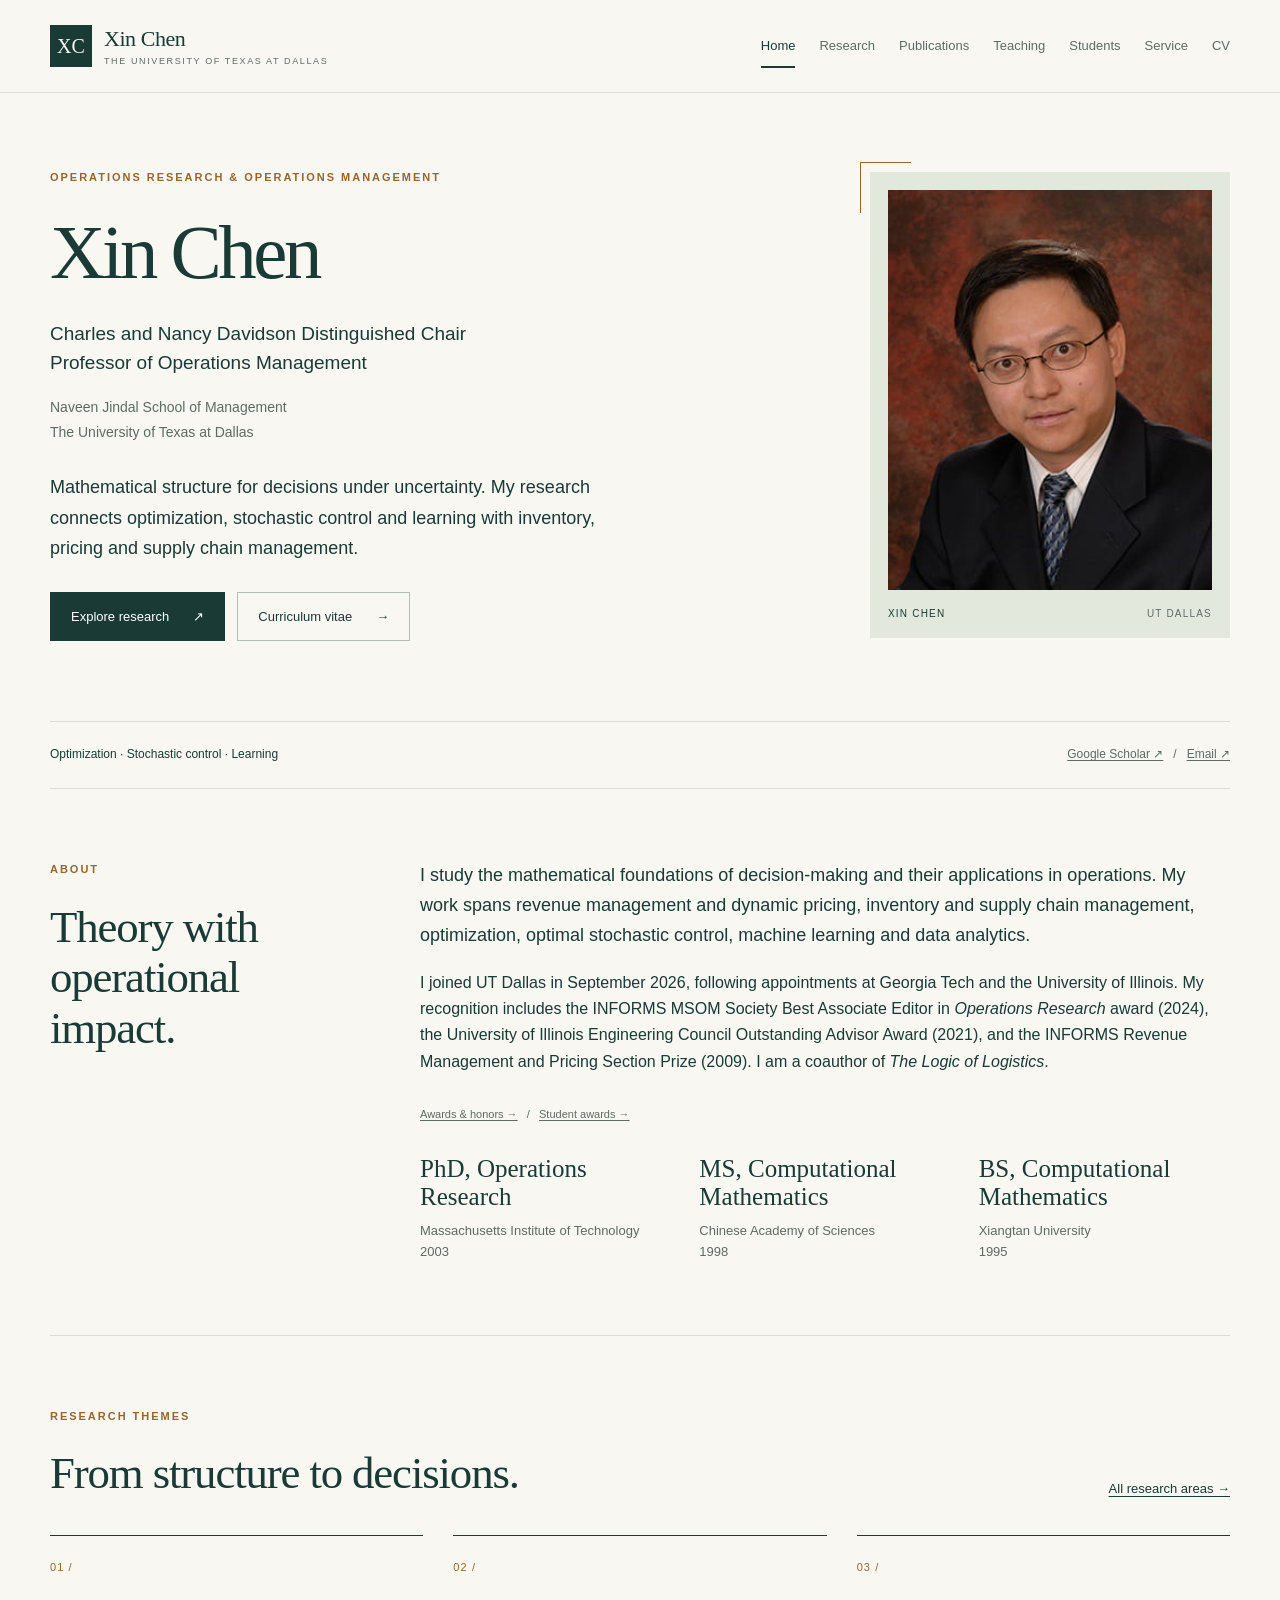
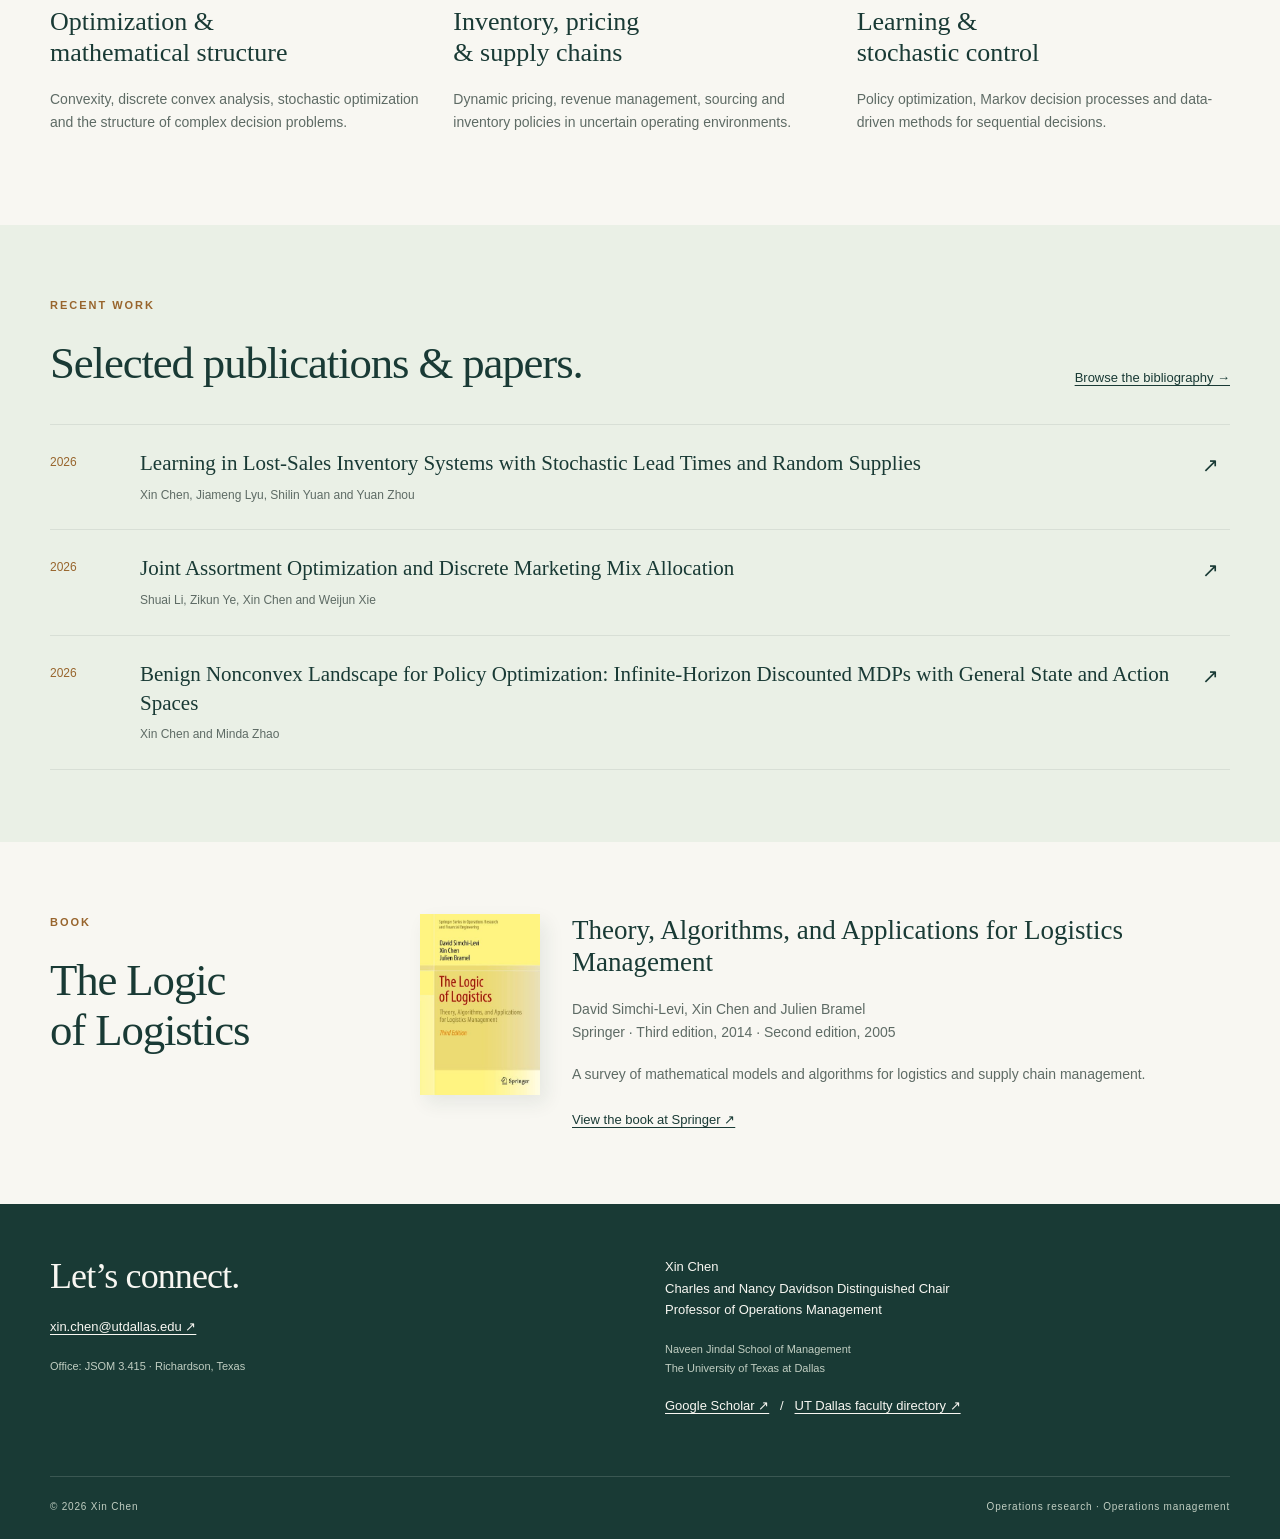
<file: index.html>
<!doctype html>
<html lang="en"><head><meta charset="utf-8"><meta name="viewport" content="width=device-width, initial-scale=1">
<title>Xin Chen | UT Dallas</title><meta name="description" content="Xin Chen, Charles and Nancy Davidson Distinguished Chair and Professor of Operations Management at The University of Texas at Dallas. Research in optimization, learning and operations."><meta name="theme-color" content="#193a35">
<link rel="canonical" href="https://xinchen908.github.io/"><link rel="icon" href="favicon.svg" type="image/svg+xml"><link rel="stylesheet" href="styles.css?v=20261021cv">
<meta property="og:title" content="Xin Chen | UT Dallas"><meta property="og:description" content="Xin Chen, Charles and Nancy Davidson Distinguished Chair and Professor of Operations Management at The University of Texas at Dallas. Research in optimization, learning and operations."><meta property="og:type" content="website"><meta property="og:image" content="https://xinchen908.github.io/portrait.jpg">
<script src="site.js" defer></script></head><body>
<a class="skip" href="#main">Skip to content</a>
<header class="header"><div class="wrap header-inner"><a class="brand" href="index.html" aria-label="Xin Chen — home"><span class="monogram" aria-hidden="true">XC</span><span class="brand-name">Xin Chen<span class="brand-small">The University of Texas at Dallas</span></span></a>
<button class="menu-button" aria-controls="navigation" aria-expanded="false" type="button">Menu</button><nav class="nav" id="navigation" aria-label="Main navigation"><a href="index.html" aria-current="page">Home</a><a href="research.html">Research</a><a href="publications.html">Publications</a><a href="teaching.html">Teaching</a><a href="students.html">Students</a><a href="service.html">Service</a><a href="cv.html">CV</a></nav></div></header>
<main id="main"><div class="wrap"><section class="hero" aria-labelledby="home-title"><div><div class="eyebrow">Operations research &amp; operations management</div><h1 id="home-title">Xin Chen</h1><p class="title">Charles and Nancy Davidson Distinguished Chair<br>Professor of Operations Management</p><p class="affiliation">Naveen Jindal School of Management<br>The University of Texas at Dallas</p><p class="hero-summary">Mathematical structure for decisions under uncertainty. My research connects optimization, stochastic control and learning with inventory, pricing and supply chain management.</p><div class="actions"><a href="research.html" class="button">Explore research <span aria-hidden="true">↗</span></a><a href="cv.html" class="button secondary">Curriculum vitae <span aria-hidden="true">→</span></a></div></div><figure style="margin:0"><div class="portrait-box"><img src="portrait.jpg" alt="Portrait of Xin Chen" width="300" height="400" fetchpriority="high"><figcaption class="portrait-caption"><span>Xin Chen</span><span>UT Dallas</span></figcaption></div></figure></section><div class="band"><strong>Optimization · Stochastic control · Learning</strong><span><a href="https://scholar.google.com/citations?user=iqSx2rYAAAAJ&amp;hl=en">Google Scholar ↗</a> &nbsp; / &nbsp; <a href="mailto:xin.chen@utdallas.edu">Email ↗</a></span></div>
<section class="section two-column" id="about"><div><div class="eyebrow">About</div><h2>Theory with<br>operational impact.</h2></div><div><p class="intro-copy">I study the mathematical foundations of decision-making and their applications in operations. My work spans revenue management and dynamic pricing, inventory and supply chain management, optimization, optimal stochastic control, machine learning and data analytics.</p><p>I joined UT Dallas in September 2026, following appointments at Georgia Tech and the University of Illinois. My recognition includes the INFORMS MSOM Society Best Associate Editor in <em>Operations Research</em> award (2024), the University of Illinois Engineering Council Outstanding Advisor Award (2021), and the INFORMS Revenue Management and Pricing Section Prize (2009). I am a coauthor of <em>The Logic of Logistics</em>.</p><p class="source-line"><a href="cv.html#awards">Awards &amp; honors →</a> &nbsp; / &nbsp; <a href="students.html#student-awards">Student awards →</a></p><div class="education"><div><strong>PhD, Operations Research</strong><span>Massachusetts Institute of Technology<br>2003</span></div><div><strong>MS, Computational Mathematics</strong><span>Chinese Academy of Sciences<br>1998</span></div><div><strong>BS, Computational Mathematics</strong><span>Xiangtan University<br>1995</span></div></div></div></section>
<section class="section" id="research"><div class="section-heading"><div><div class="eyebrow">Research themes</div><h2>From structure to decisions.</h2></div><a href="research.html" class="text-link">All research areas →</a></div><div class="research-grid"><article class="research-tile"><span class="number">01 /</span><h3>Optimization &amp;<br>mathematical structure</h3><p>Convexity, discrete convex analysis, stochastic optimization and the structure of complex decision problems.</p></article><article class="research-tile"><span class="number">02 /</span><h3>Inventory, pricing<br>&amp; supply chains</h3><p>Dynamic pricing, revenue management, sourcing and inventory policies in uncertain operating environments.</p></article><article class="research-tile"><span class="number">03 /</span><h3>Learning &amp;<br>stochastic control</h3><p>Policy optimization, Markov decision processes and data-driven methods for sequential decisions.</p></article></div></section></div>
<div class="tinted"><section class="wrap section" id="publications"><div class="section-heading"><div><div class="eyebrow">Recent work</div><h2>Selected publications &amp; papers.</h2></div><a href="publications.html" class="text-link">Browse the bibliography →</a></div><a class="work-row" href="https://doi.org/10.1287/mnsc.2023.04203"><span class="work-year">2026</span><div><h3>Learning in Lost-Sales Inventory Systems with Stochastic Lead Times and Random Supplies</h3><p>Xin Chen, Jiameng Lyu, Shilin Yuan and Yuan Zhou</p></div><span class="work-arrow" aria-hidden="true">↗</span></a><a class="work-row" href="https://doi.org/10.1287/msom.2024.1406"><span class="work-year">2026</span><div><h3>Joint Assortment Optimization and Discrete Marketing Mix Allocation</h3><p>Shuai Li, Zikun Ye, Xin Chen and Weijun Xie</p></div><span class="work-arrow" aria-hidden="true">↗</span></a><a class="work-row" href="https://arxiv.org/abs/2609.21433"><span class="work-year">2026</span><div><h3>Benign Nonconvex Landscape for Policy Optimization: Infinite-Horizon Discounted MDPs with General State and Action Spaces</h3><p>Xin Chen and Minda Zhao</p></div><span class="work-arrow" aria-hidden="true">↗</span></a></section></div>
<section class="wrap section two-column"><div><div class="eyebrow">Book</div><h2>The Logic<br>of Logistics</h2></div><div class="book-panel"><img src="book.jpg" alt="Cover of The Logic of Logistics, third edition" width="120" height="181" loading="lazy"><div><h3>Theory, Algorithms, and Applications for Logistics Management</h3><p>David Simchi-Levi, Xin Chen and Julien Bramel<br>Springer · Third edition, 2014 · Second edition, 2005</p><p>A survey of mathematical models and algorithms for logistics and supply chain management.</p><a href="https://link.springer.com/book/10.1007/978-1-4614-9149-1" class="text-link">View the book at Springer ↗</a></div></div></section></main>
<footer class="footer"><div class="wrap"><div class="footer-main"><div><h2>Let’s connect.</h2><p><a href="mailto:xin.chen@utdallas.edu">xin.chen@utdallas.edu ↗</a></p><small>Office: JSOM 3.415 · Richardson, Texas</small></div><div><p>Xin Chen<br>Charles and Nancy Davidson Distinguished Chair<br>Professor of Operations Management</p><small>Naveen Jindal School of Management<br>The University of Texas at Dallas</small><p style="margin-top:16px"><a href="https://scholar.google.com/citations?user=iqSx2rYAAAAJ&amp;hl=en">Google Scholar ↗</a> &nbsp; / &nbsp; <a href="https://jindal.utdallas.edu/faculty/">UT Dallas faculty directory ↗</a></p></div></div><div class="footer-bottom"><span>© 2026 Xin Chen</span><span>Operations research · Operations management</span></div></div></footer>
</body></html>
</file>
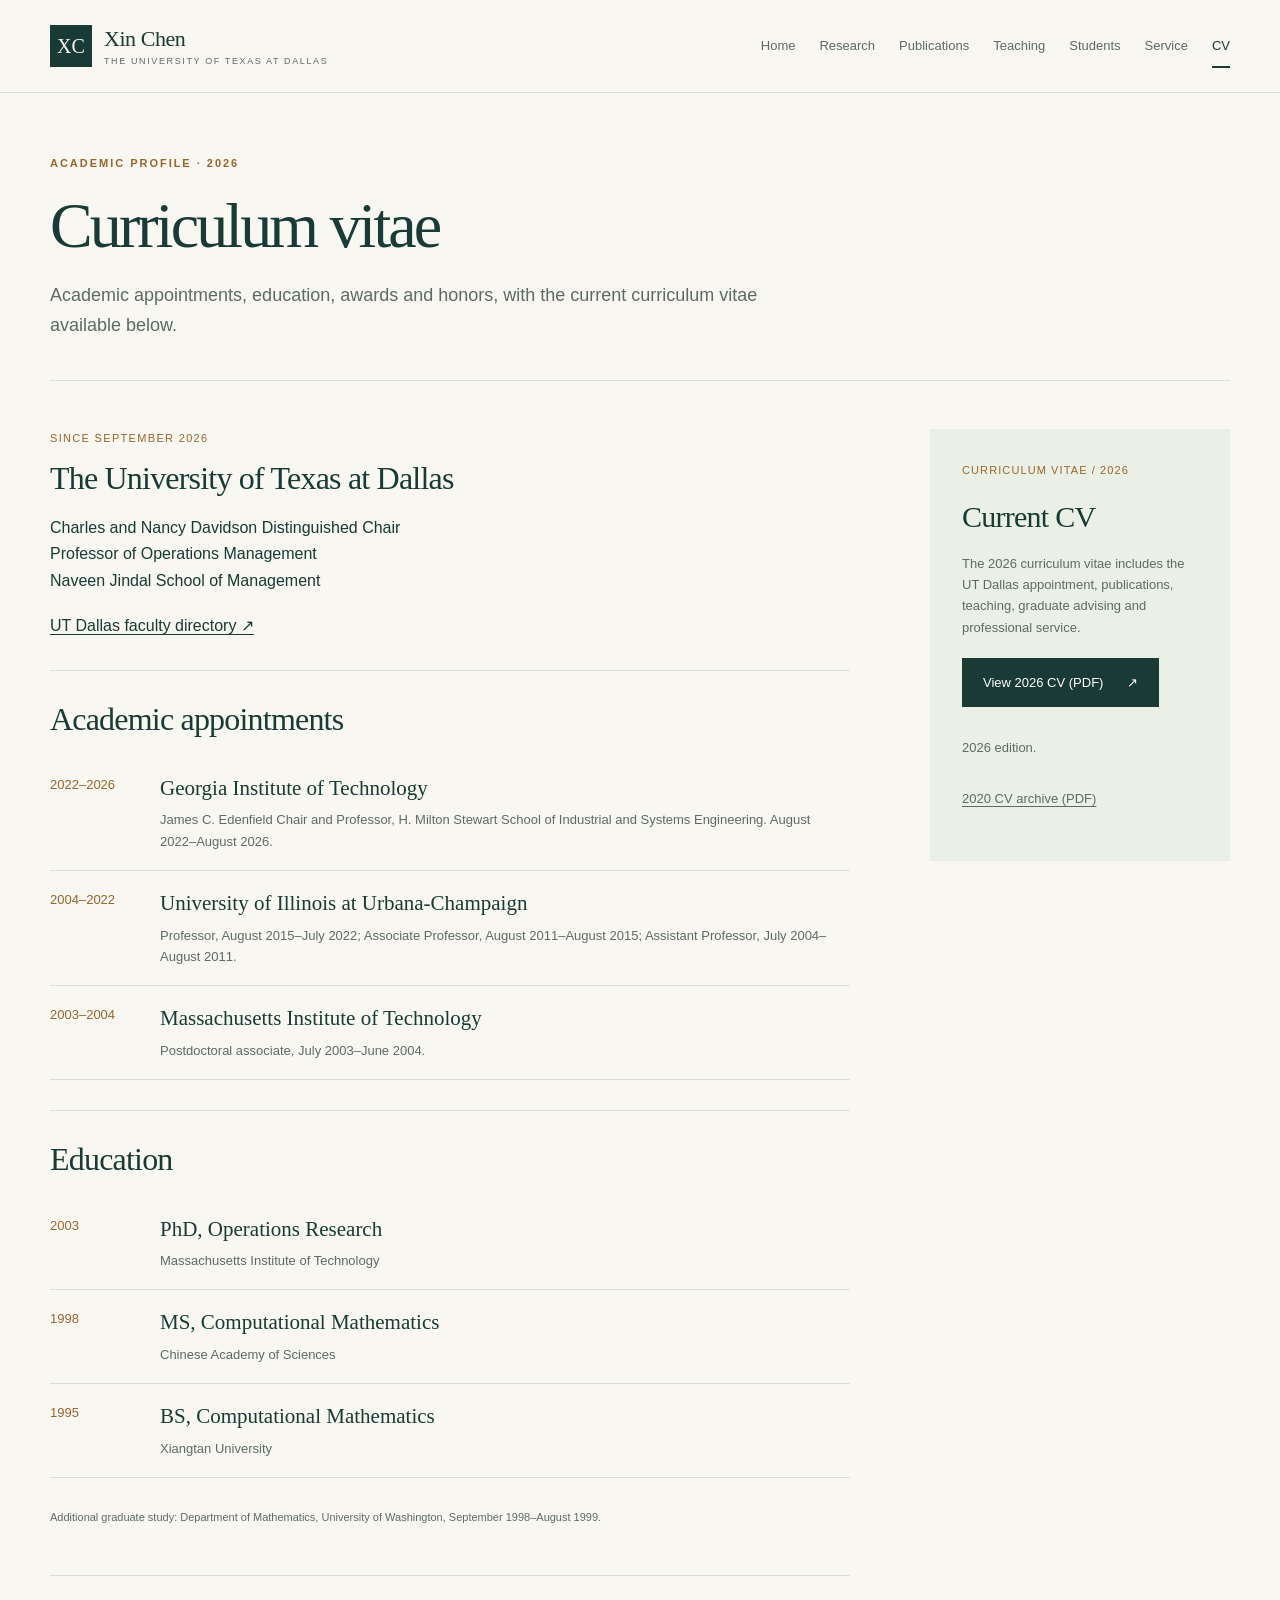
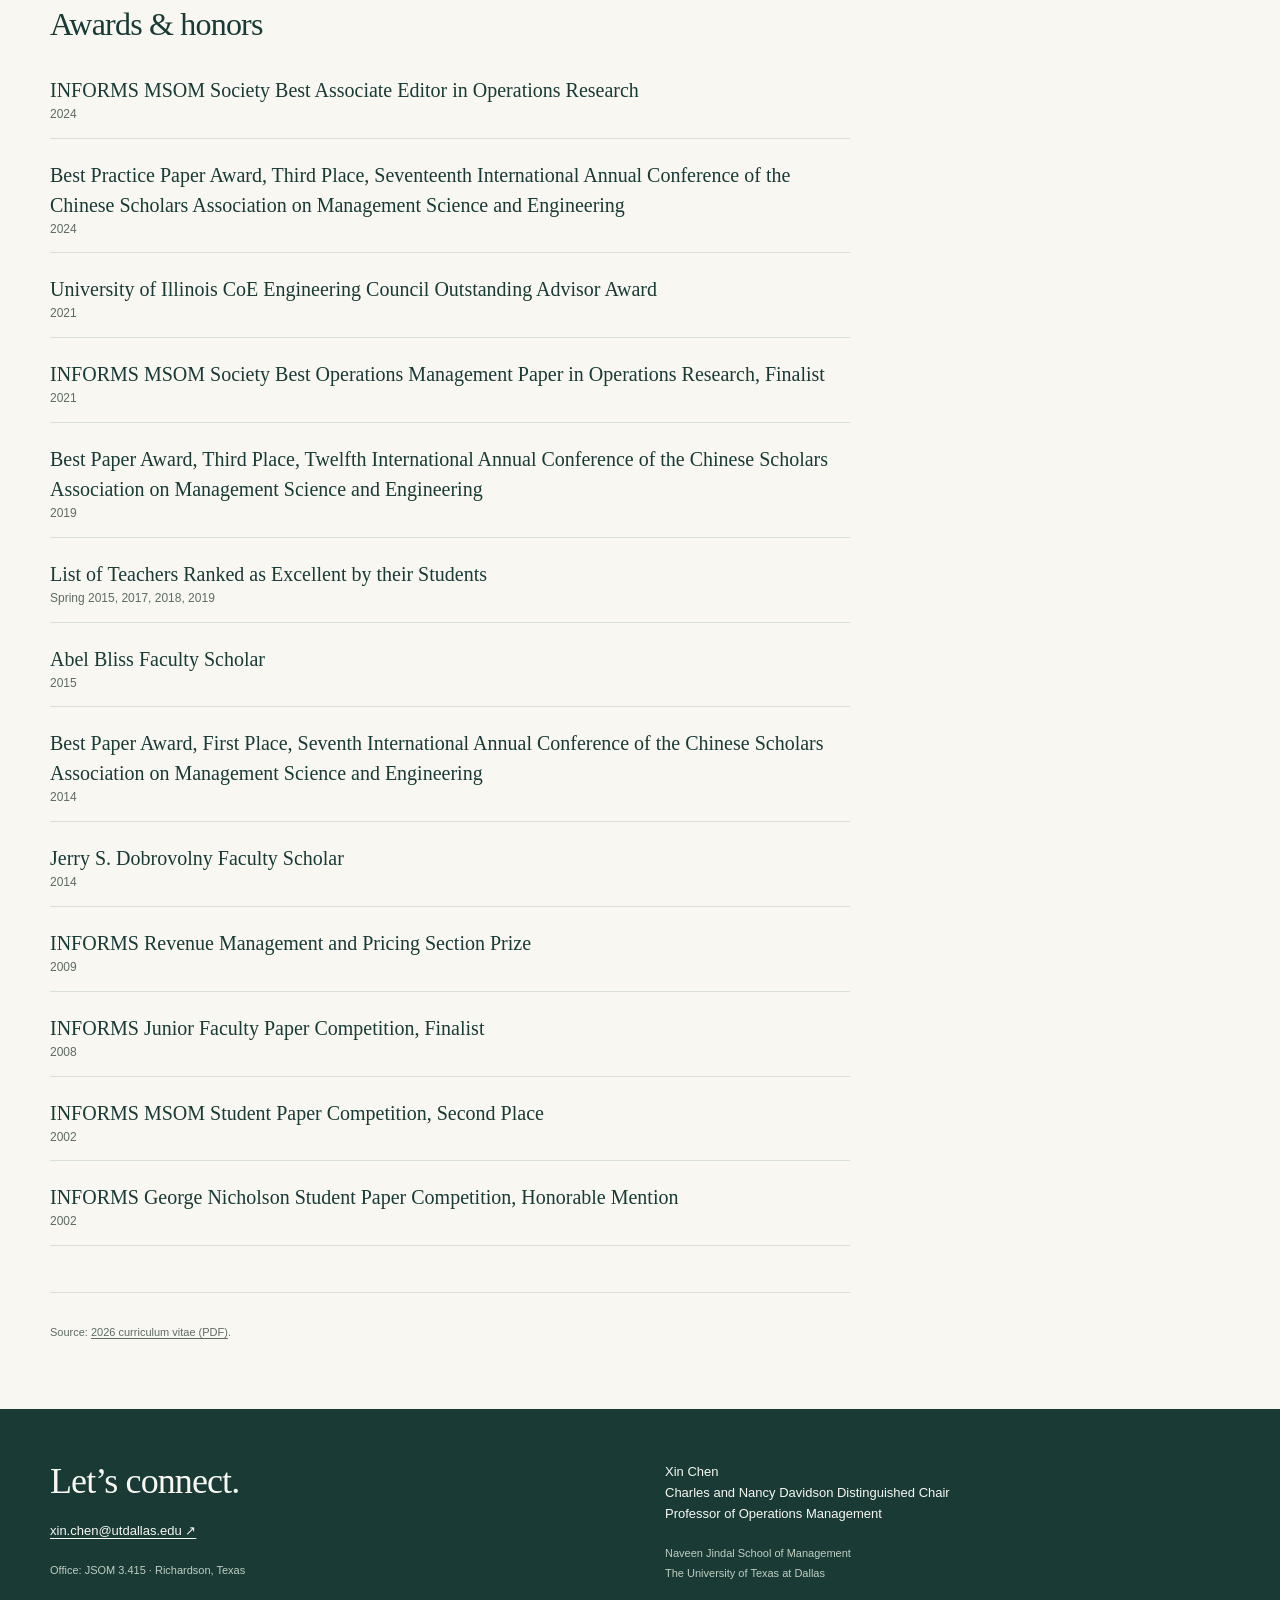
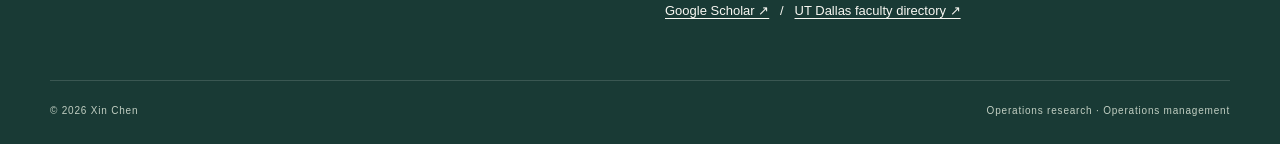
<file: cv.html>
<!doctype html>
<html lang="en"><head><meta charset="utf-8"><meta name="viewport" content="width=device-width, initial-scale=1">
<title>CV | Xin Chen | UT Dallas</title><meta name="description" content="Xin Chen’s 2026 curriculum vitae, UT Dallas appointment, academic background, education and recognition."><meta name="theme-color" content="#193a35">
<link rel="canonical" href="https://xinchen908.github.io/cv.html"><link rel="icon" href="favicon.svg" type="image/svg+xml"><link rel="stylesheet" href="styles.css?v=20261021cv">
<meta property="og:title" content="CV | Xin Chen | UT Dallas"><meta property="og:description" content="Xin Chen’s 2026 curriculum vitae, UT Dallas appointment, academic background, education and recognition."><meta property="og:type" content="website"><meta property="og:image" content="https://xinchen908.github.io/portrait.jpg">
<script src="site.js" defer></script></head><body>
<a class="skip" href="#main">Skip to content</a>
<header class="header"><div class="wrap header-inner"><a class="brand" href="index.html" aria-label="Xin Chen — home"><span class="monogram" aria-hidden="true">XC</span><span class="brand-name">Xin Chen<span class="brand-small">The University of Texas at Dallas</span></span></a>
<button class="menu-button" aria-controls="navigation" aria-expanded="false" type="button">Menu</button><nav class="nav" id="navigation" aria-label="Main navigation"><a href="index.html">Home</a><a href="research.html">Research</a><a href="publications.html">Publications</a><a href="teaching.html">Teaching</a><a href="students.html">Students</a><a href="service.html">Service</a><a href="cv.html" aria-current="page">CV</a></nav></div></header>
<main id="main"><div class="wrap"><header class="page-intro"><div class="eyebrow">Academic profile · 2026</div><h1>Curriculum vitae</h1><p>Academic appointments, education, awards and honors, with the current curriculum vitae available below.</p></header></div><div class="wrap content-section cv-panel"><div><section class="stack-section"><div class="section-label">Since September 2026</div><h2>The University of Texas at Dallas</h2><p>Charles and Nancy Davidson Distinguished Chair<br>Professor of Operations Management<br>Naveen Jindal School of Management</p><a href="https://jindal.utdallas.edu/faculty/">UT Dallas faculty directory ↗</a></section><section class="stack-section"><h2>Academic appointments</h2><div class="timeline-item"><span>2022–2026</span><div><strong>Georgia Institute of Technology</strong><p>James C. Edenfield Chair and Professor, H. Milton Stewart School of Industrial and Systems Engineering. August 2022–August 2026.</p></div></div><div class="timeline-item"><span>2004–2022</span><div><strong>University of Illinois at Urbana-Champaign</strong><p>Professor, August 2015–July 2022; Associate Professor, August 2011–August 2015; Assistant Professor, July 2004–August 2011.</p></div></div><div class="timeline-item"><span>2003–2004</span><div><strong>Massachusetts Institute of Technology</strong><p>Postdoctoral associate, July 2003–June 2004.</p></div></div></section><section class="stack-section"><h2>Education</h2><div class="timeline-item"><span>2003</span><div><strong>PhD, Operations Research</strong><p>Massachusetts Institute of Technology</p></div></div><div class="timeline-item"><span>1998</span><div><strong>MS, Computational Mathematics</strong><p>Chinese Academy of Sciences</p></div></div><div class="timeline-item"><span>1995</span><div><strong>BS, Computational Mathematics</strong><p>Xiangtan University</p></div></div><p class="source-line">Additional graduate study: Department of Mathematics, University of Washington, September 1998–August 1999.</p></section><section class="stack-section" id="awards"><h2>Awards &amp; honors</h2><ul class="clean-list"><li><strong>INFORMS MSOM Society Best Associate Editor in Operations Research</strong><span>2024</span></li><li><strong>Best Practice Paper Award, Third Place, Seventeenth International Annual Conference of the Chinese Scholars Association on Management Science and Engineering</strong><span>2024</span></li><li><strong>University of Illinois CoE Engineering Council Outstanding Advisor Award</strong><span>2021</span></li><li><strong>INFORMS MSOM Society Best Operations Management Paper in Operations Research, Finalist</strong><span>2021</span></li><li><strong>Best Paper Award, Third Place, Twelfth International Annual Conference of the Chinese Scholars Association on Management Science and Engineering</strong><span>2019</span></li><li><strong>List of Teachers Ranked as Excellent by their Students</strong><span>Spring 2015, 2017, 2018, 2019</span></li><li><strong>Abel Bliss Faculty Scholar</strong><span>2015</span></li><li><strong>Best Paper Award, First Place, Seventh International Annual Conference of the Chinese Scholars Association on Management Science and Engineering</strong><span>2014</span></li><li><strong>Jerry S. Dobrovolny Faculty Scholar</strong><span>2014</span></li><li><strong>INFORMS Revenue Management and Pricing Section Prize</strong><span>2009</span></li><li><strong>INFORMS Junior Faculty Paper Competition, Finalist</strong><span>2008</span></li><li><strong>INFORMS MSOM Student Paper Competition, Second Place</strong><span>2002</span></li><li><strong>INFORMS George Nicholson Student Paper Competition, Honorable Mention</strong><span>2002</span></li></ul></section><p class="source-line">Source: <a href="XinChen-CV_2026.pdf">2026 curriculum vitae (PDF)</a>.</p></div><aside class="cv-card"><span class="number">CURRICULUM VITAE / 2026</span><h2>Current CV</h2><p>The 2026 curriculum vitae includes the UT Dallas appointment, publications, teaching, graduate advising and professional service.</p><a href="XinChen-CV_2026.pdf" class="button">View 2026 CV (PDF) <span aria-hidden="true">↗</span></a><p class="source-line">2026 edition.</p><p class="source-line"><a href="XinChen-CV_2020.pdf">2020 CV archive (PDF)</a></p></aside></div></main>
<footer class="footer"><div class="wrap"><div class="footer-main"><div><h2>Let’s connect.</h2><p><a href="mailto:xin.chen@utdallas.edu">xin.chen@utdallas.edu ↗</a></p><small>Office: JSOM 3.415 · Richardson, Texas</small></div><div><p>Xin Chen<br>Charles and Nancy Davidson Distinguished Chair<br>Professor of Operations Management</p><small>Naveen Jindal School of Management<br>The University of Texas at Dallas</small><p style="margin-top:16px"><a href="https://scholar.google.com/citations?user=iqSx2rYAAAAJ&amp;hl=en">Google Scholar ↗</a> &nbsp; / &nbsp; <a href="https://jindal.utdallas.edu/faculty/">UT Dallas faculty directory ↗</a></p></div></div><div class="footer-bottom"><span>© 2026 Xin Chen</span><span>Operations research · Operations management</span></div></div></footer>
</body></html>
</file>
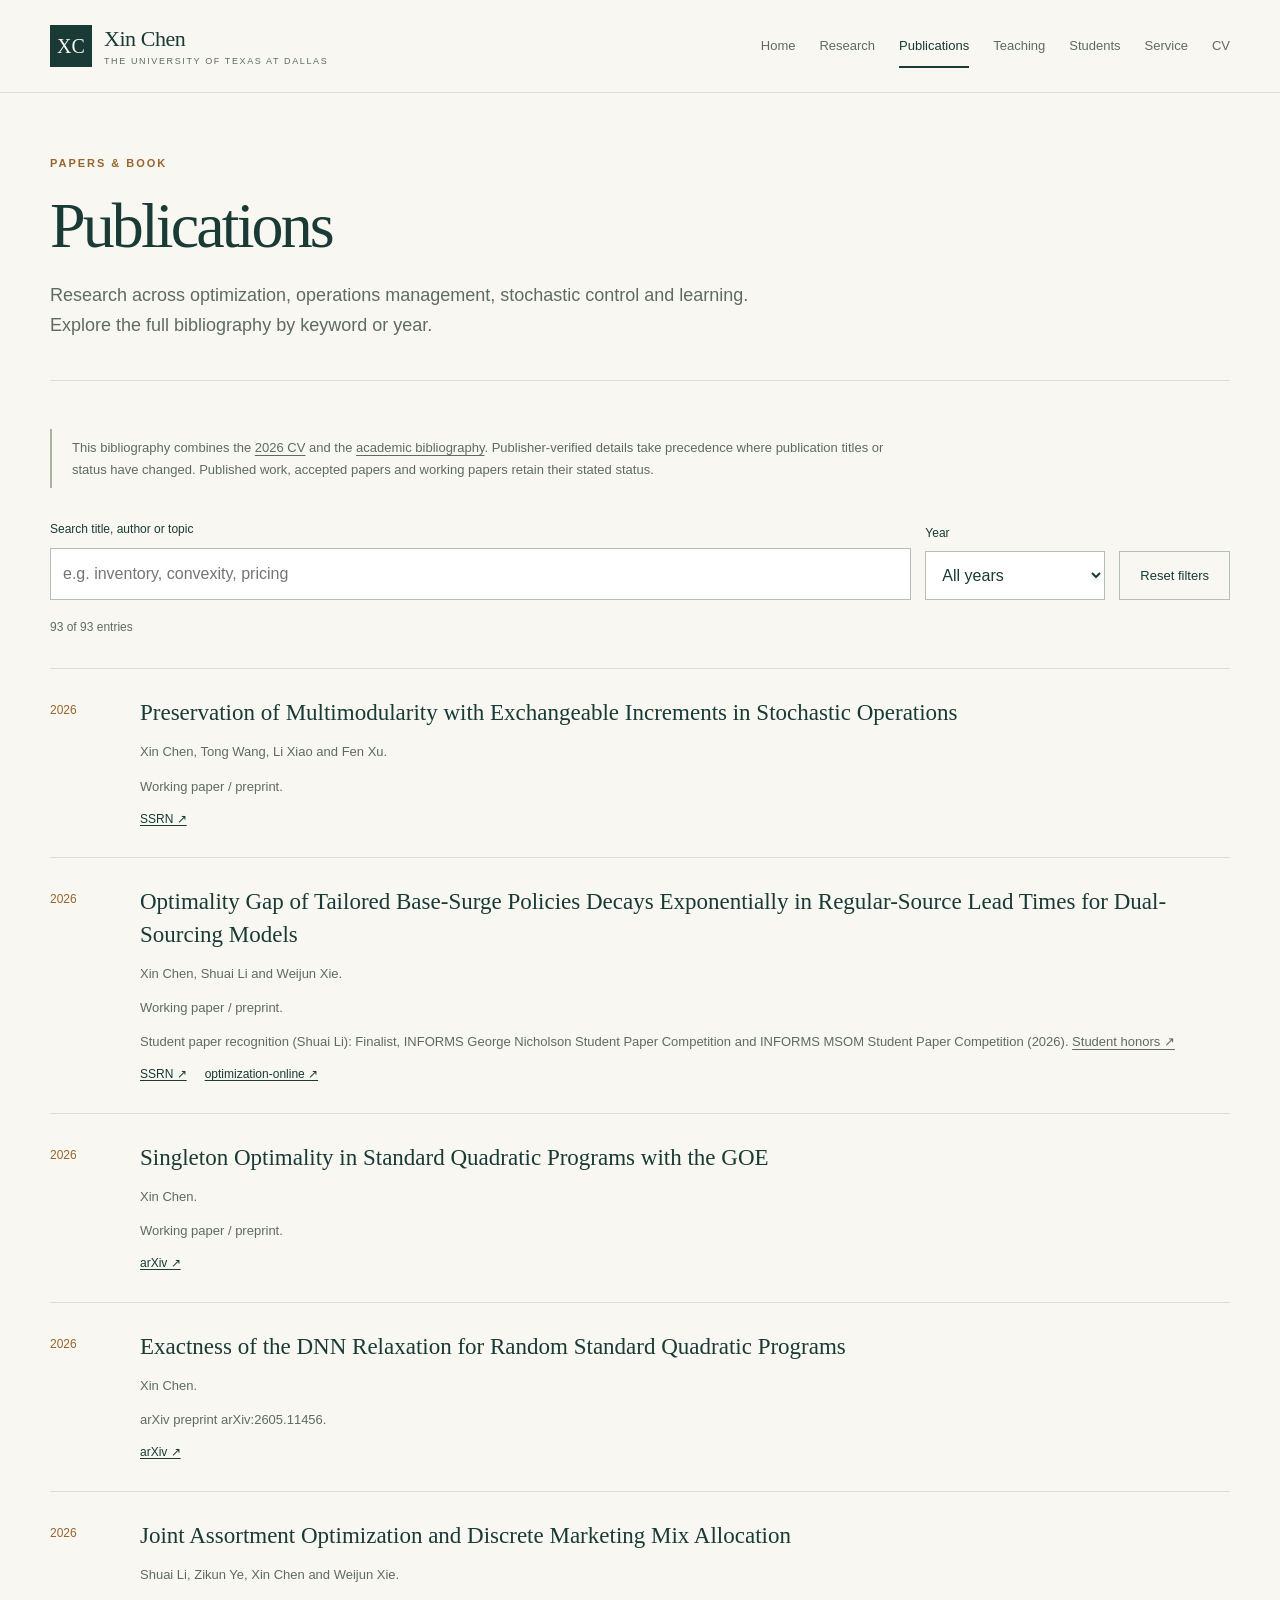
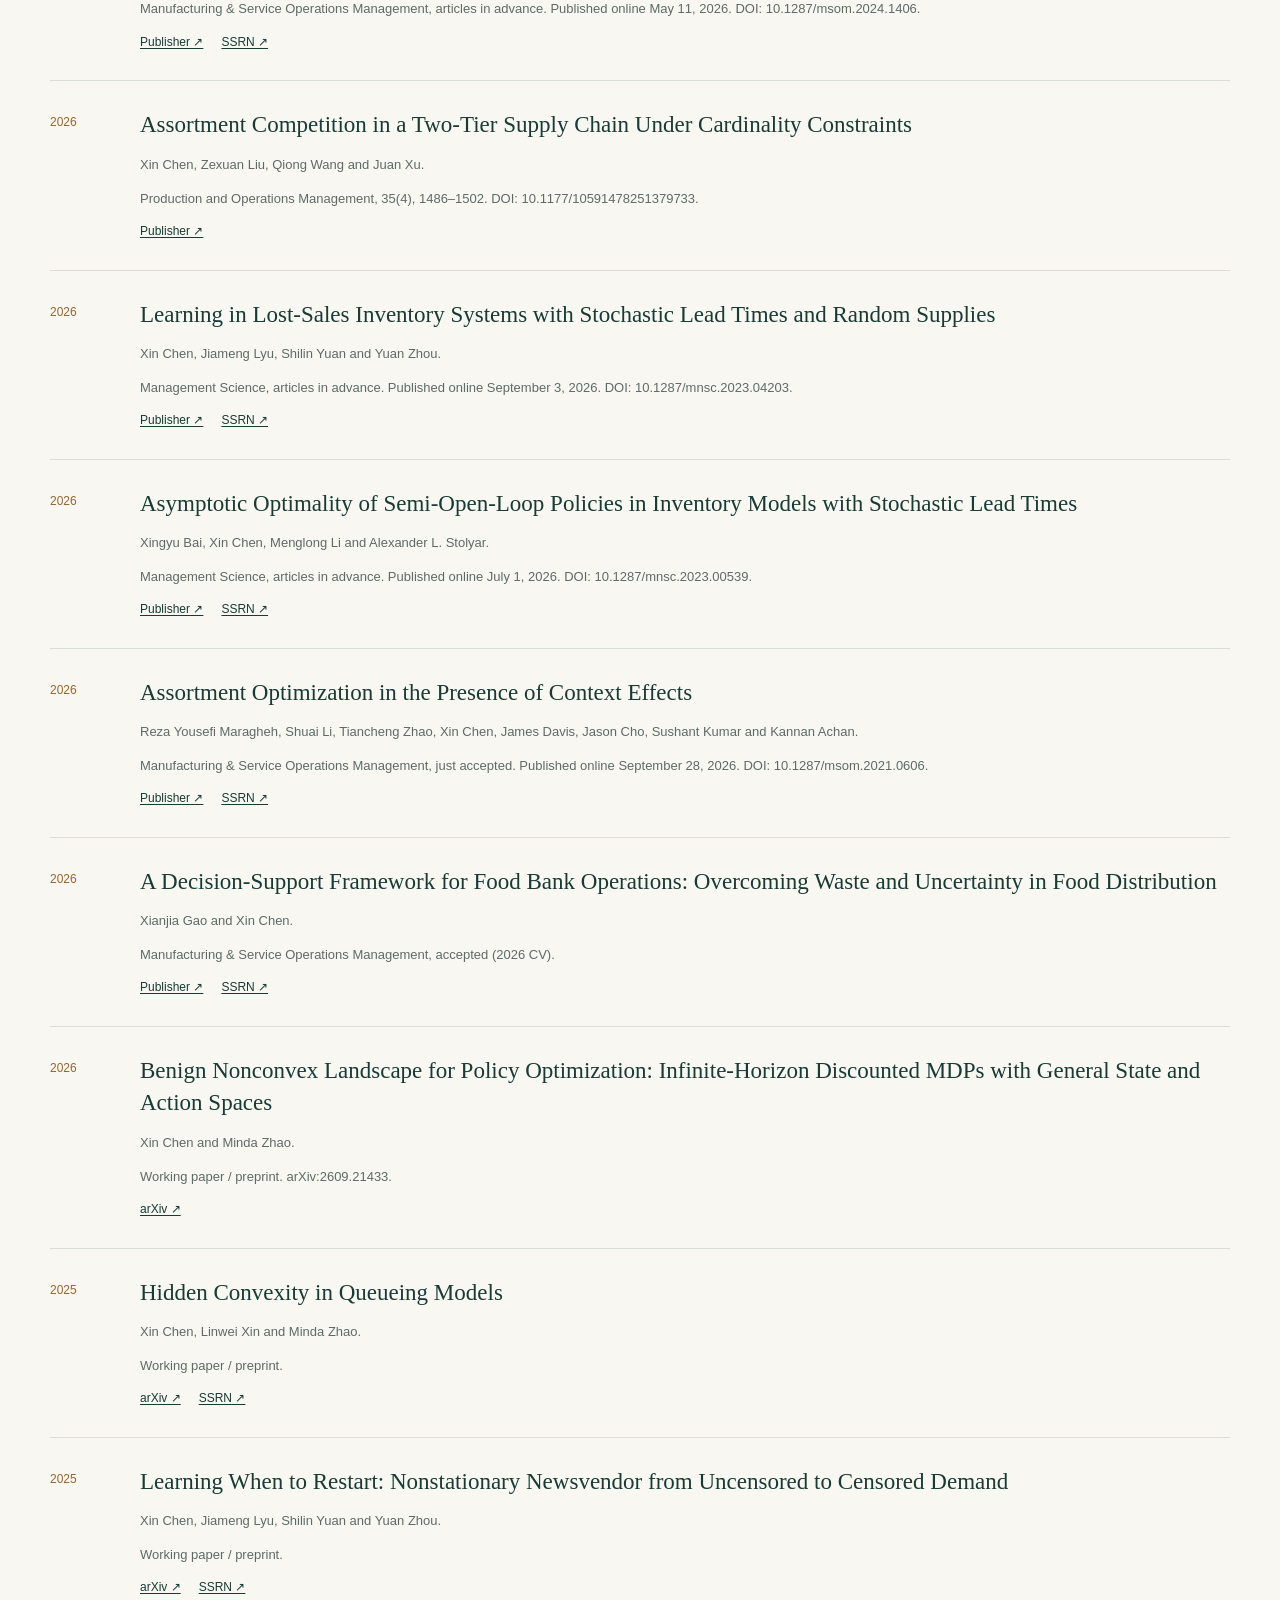
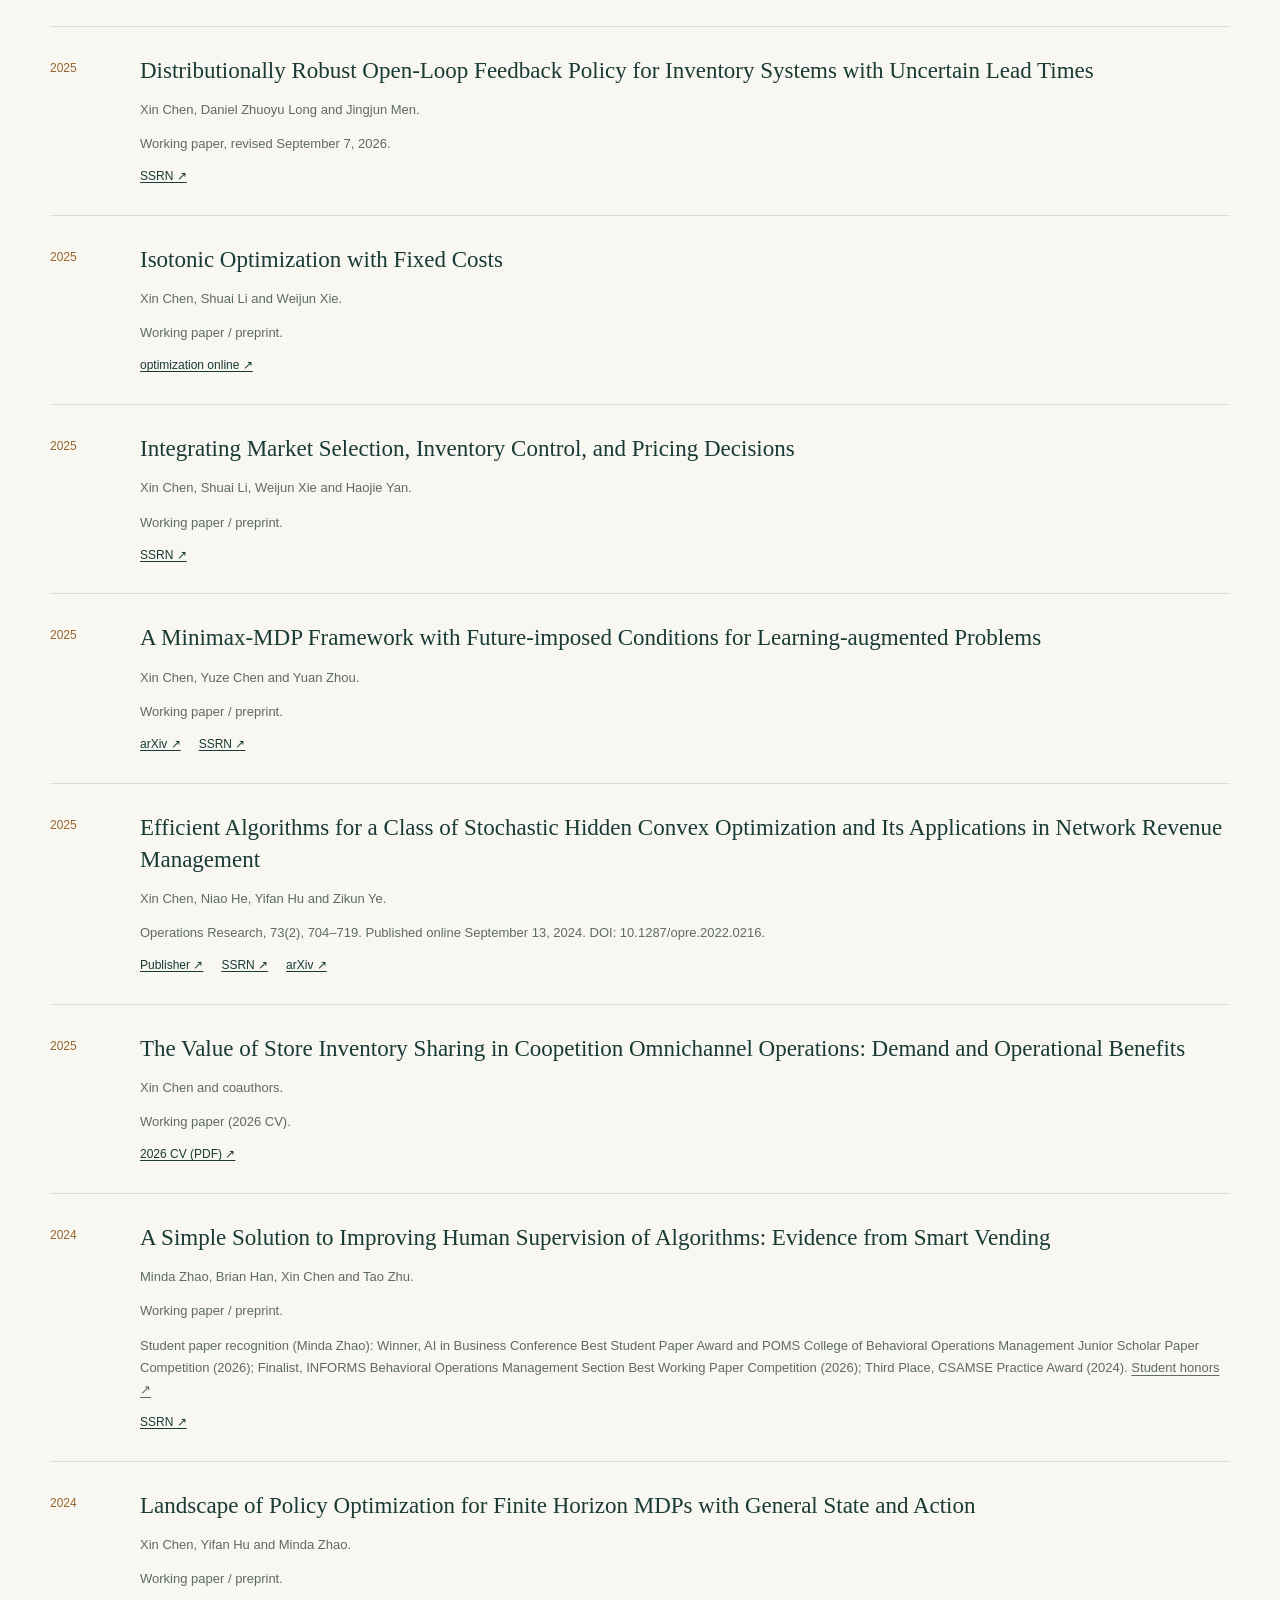
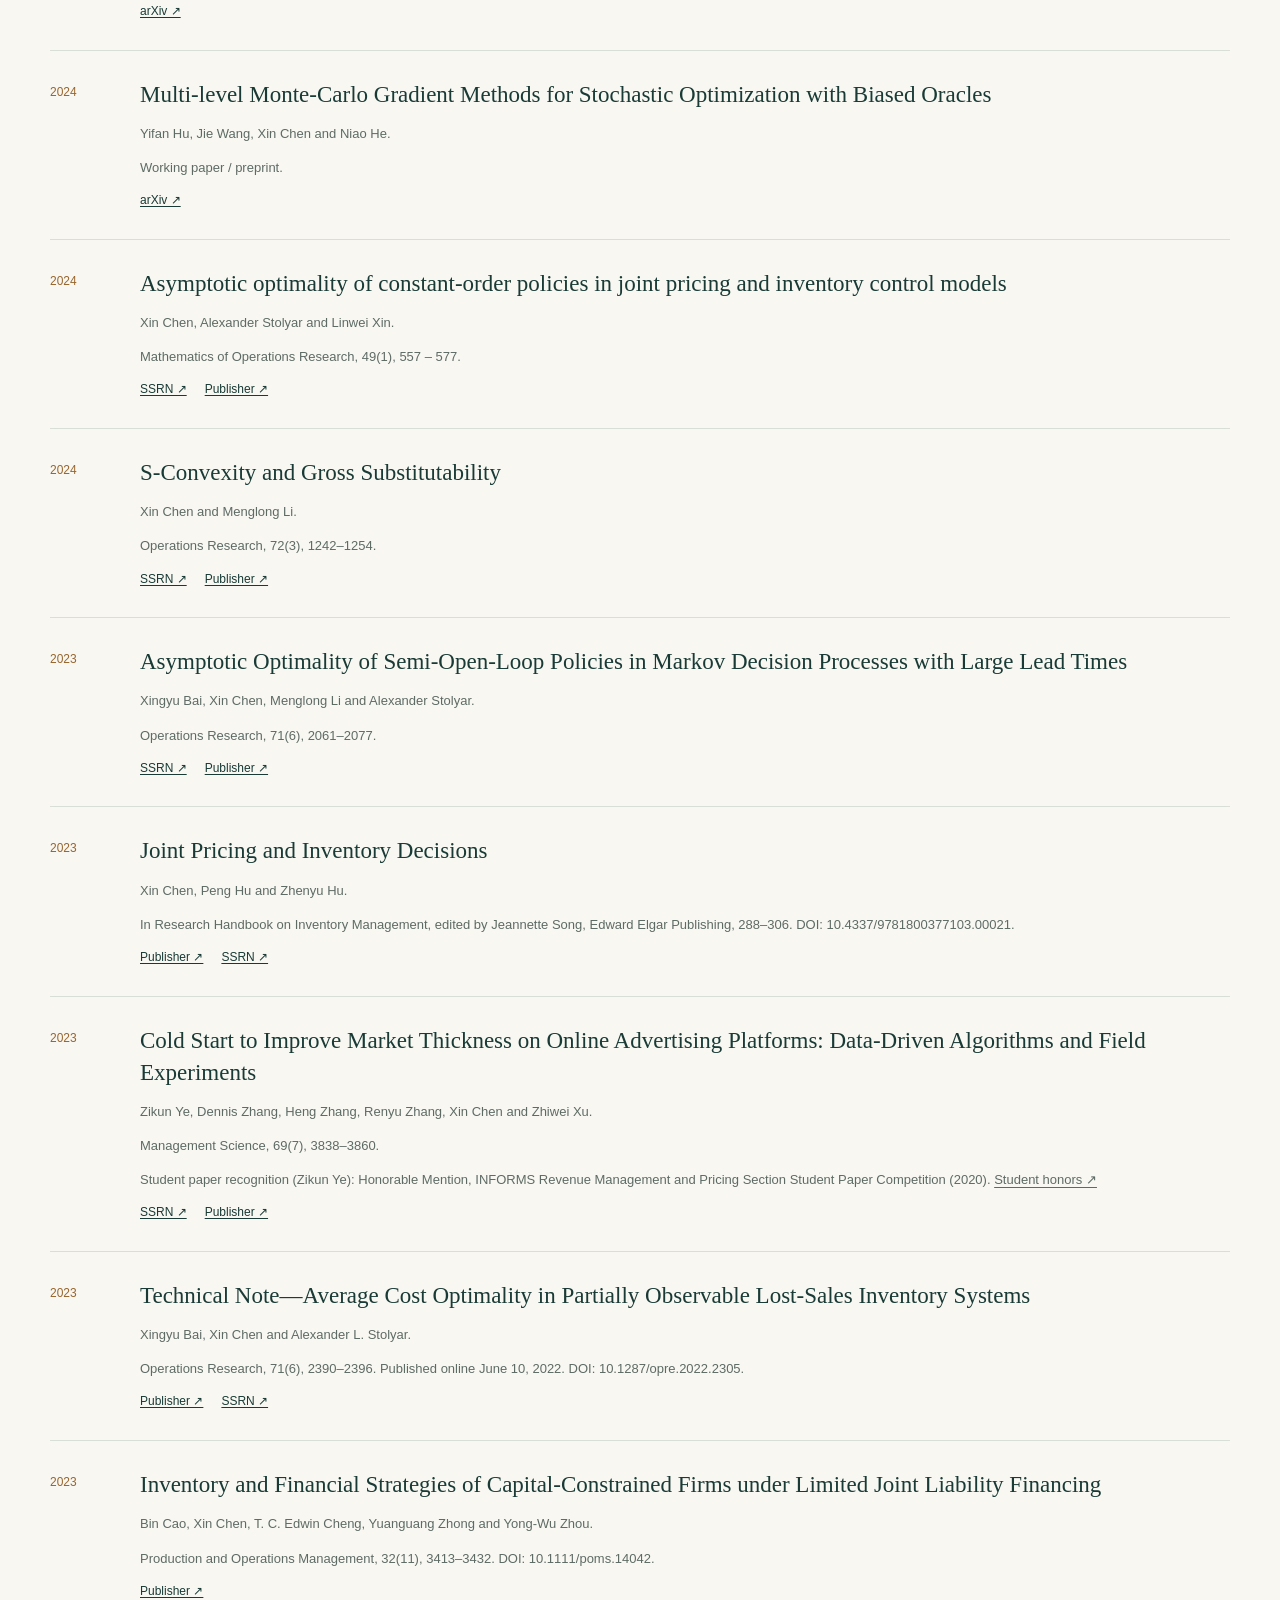
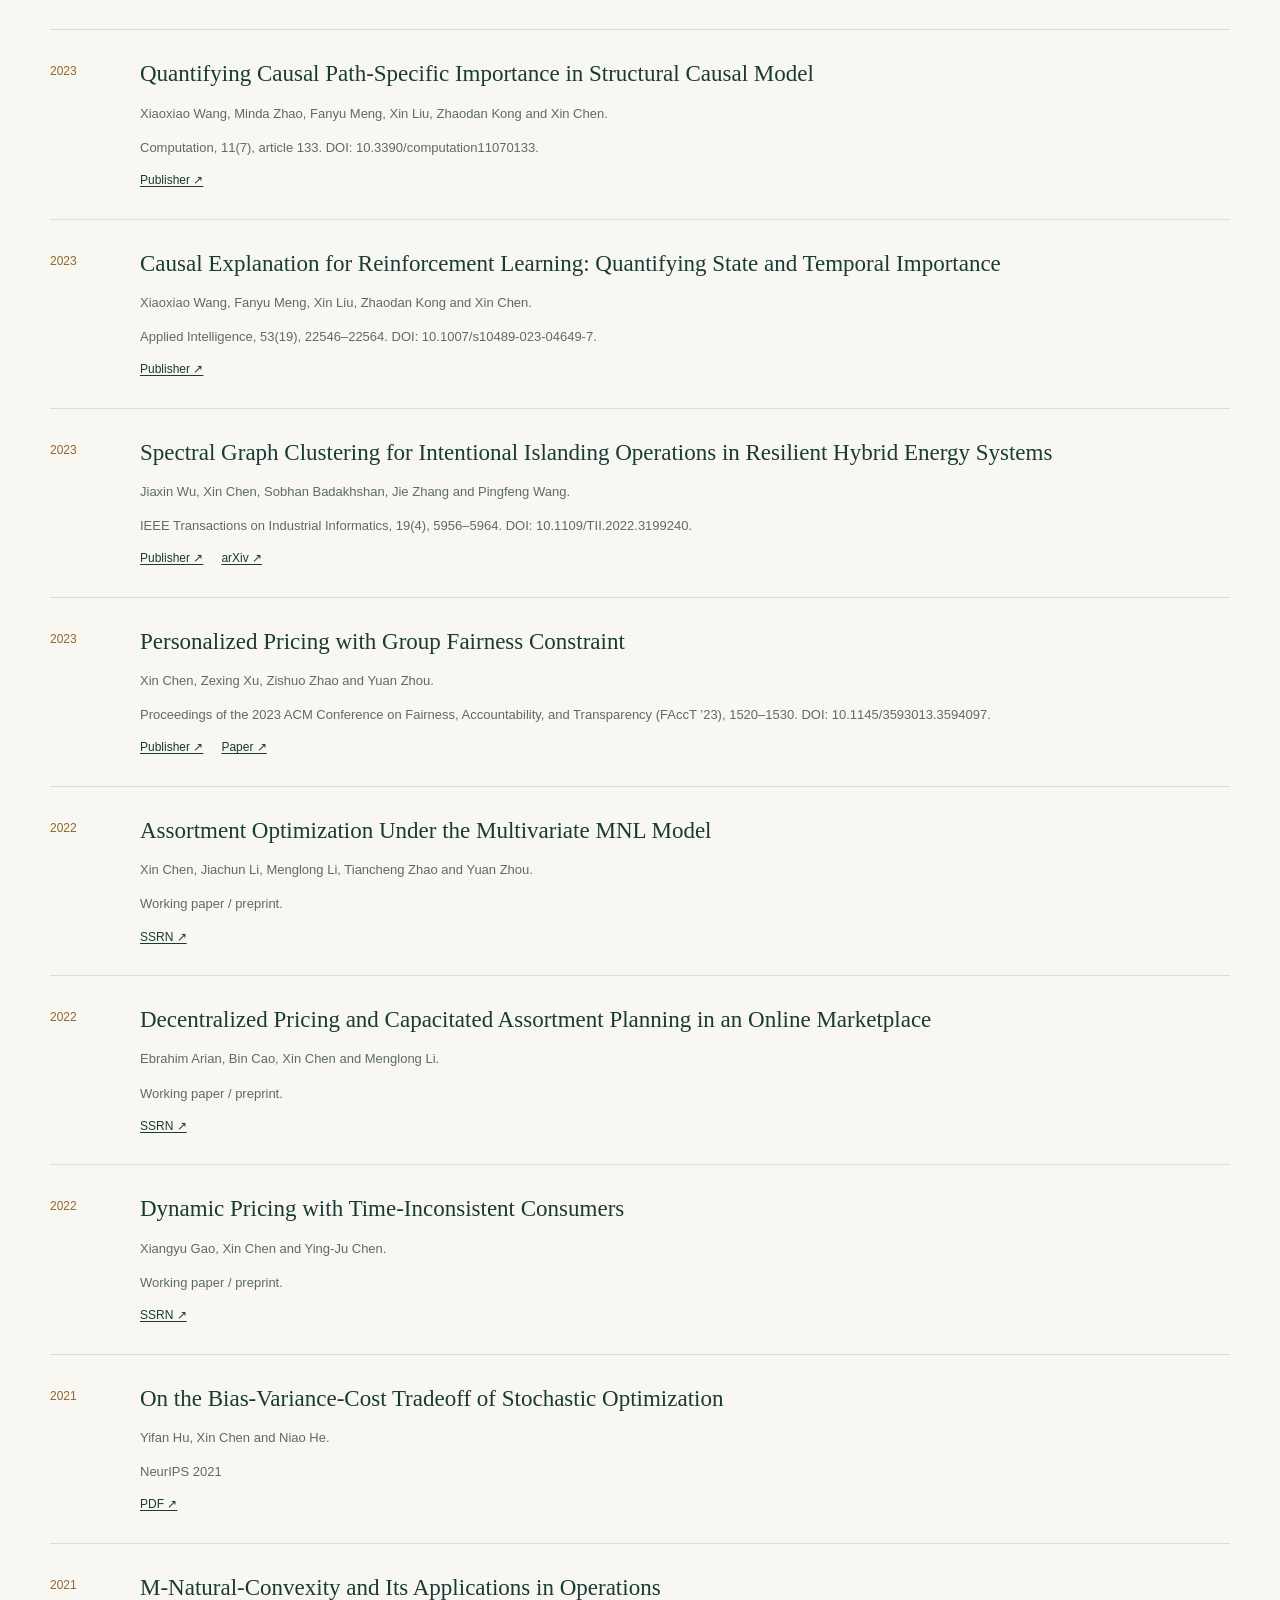
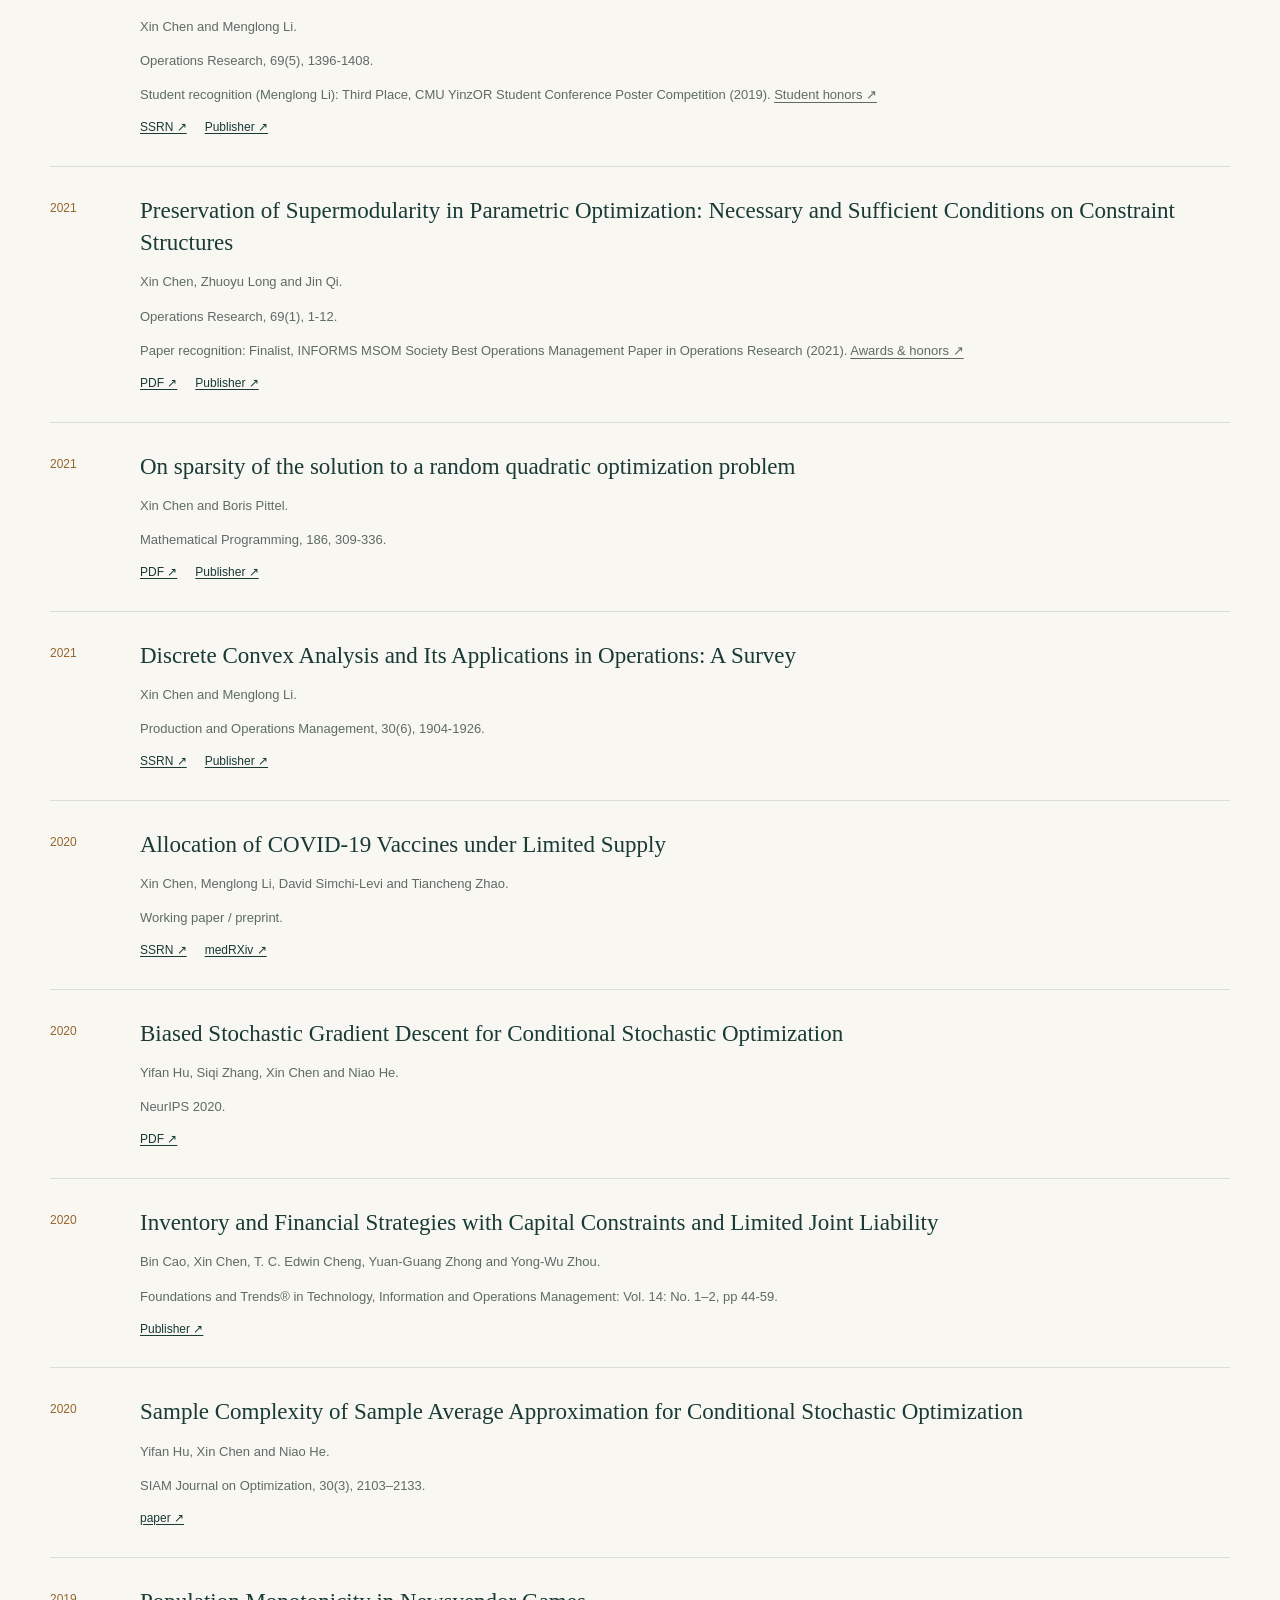
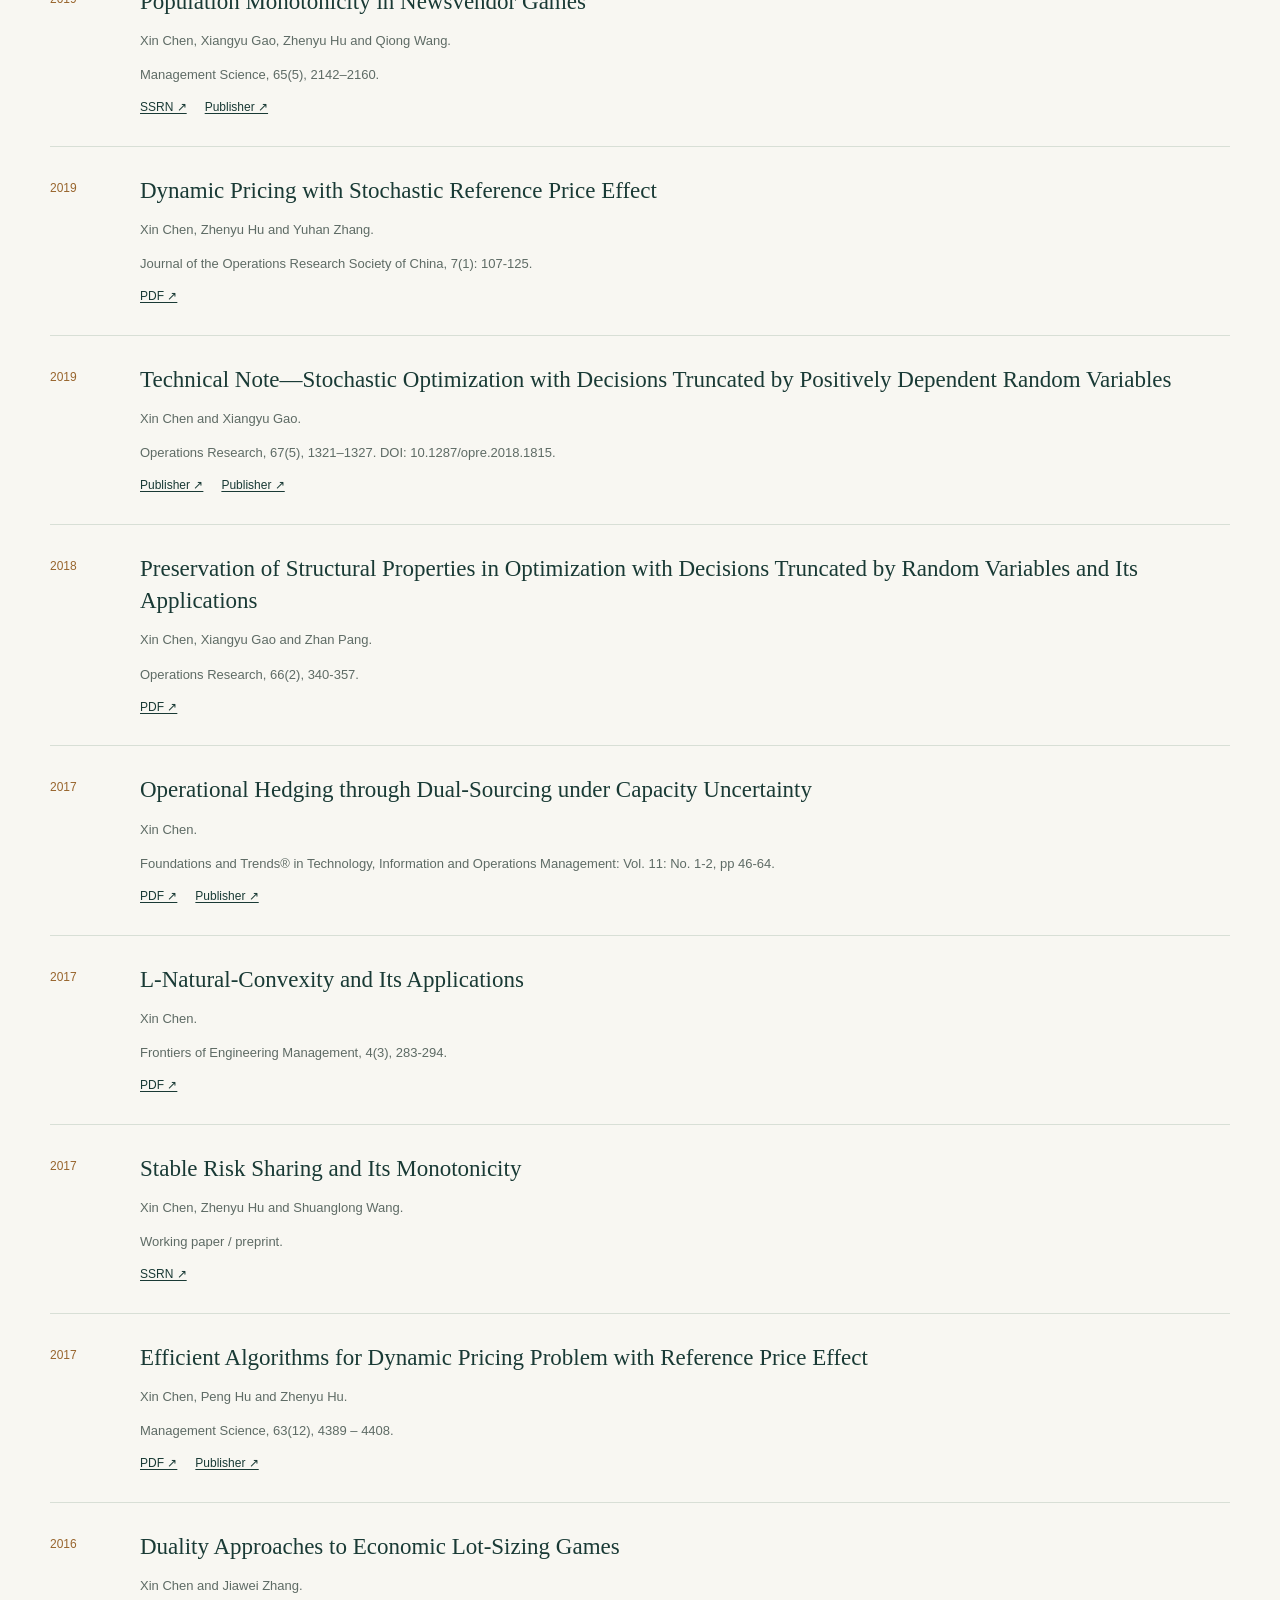
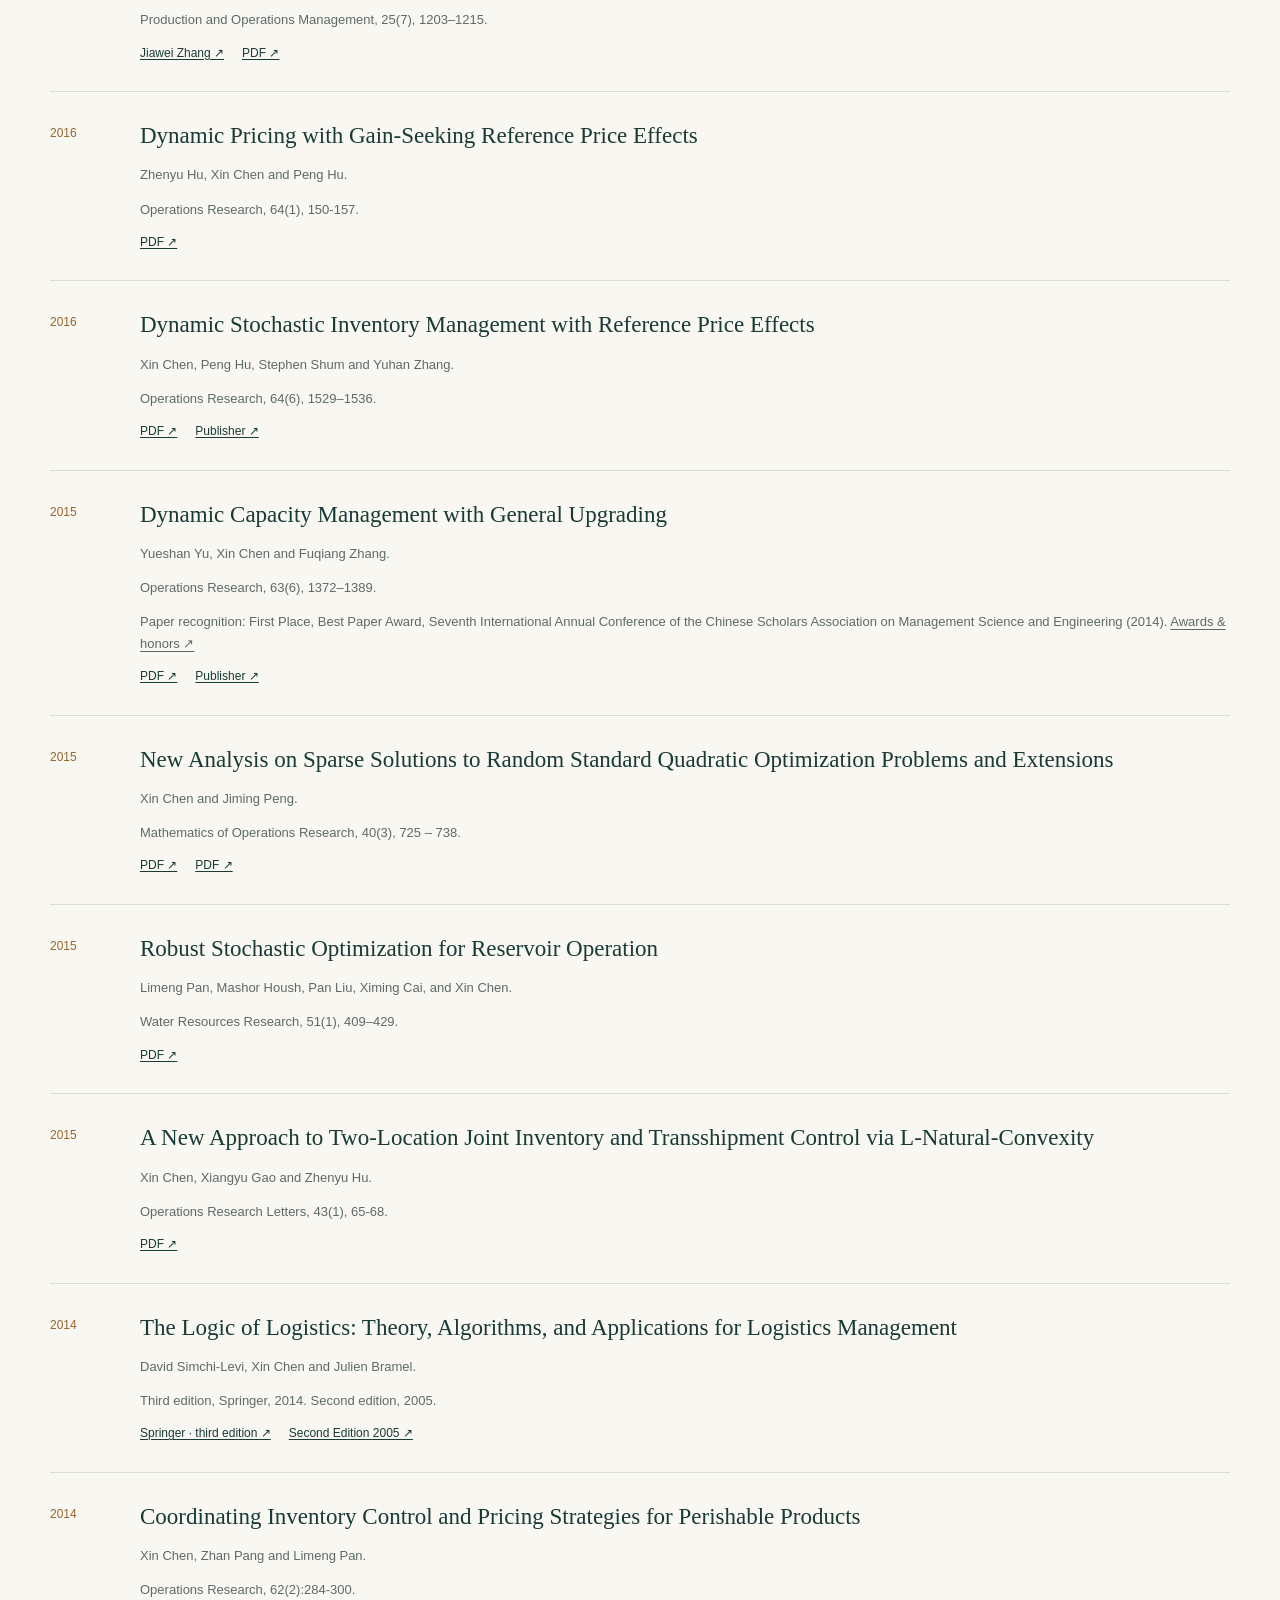
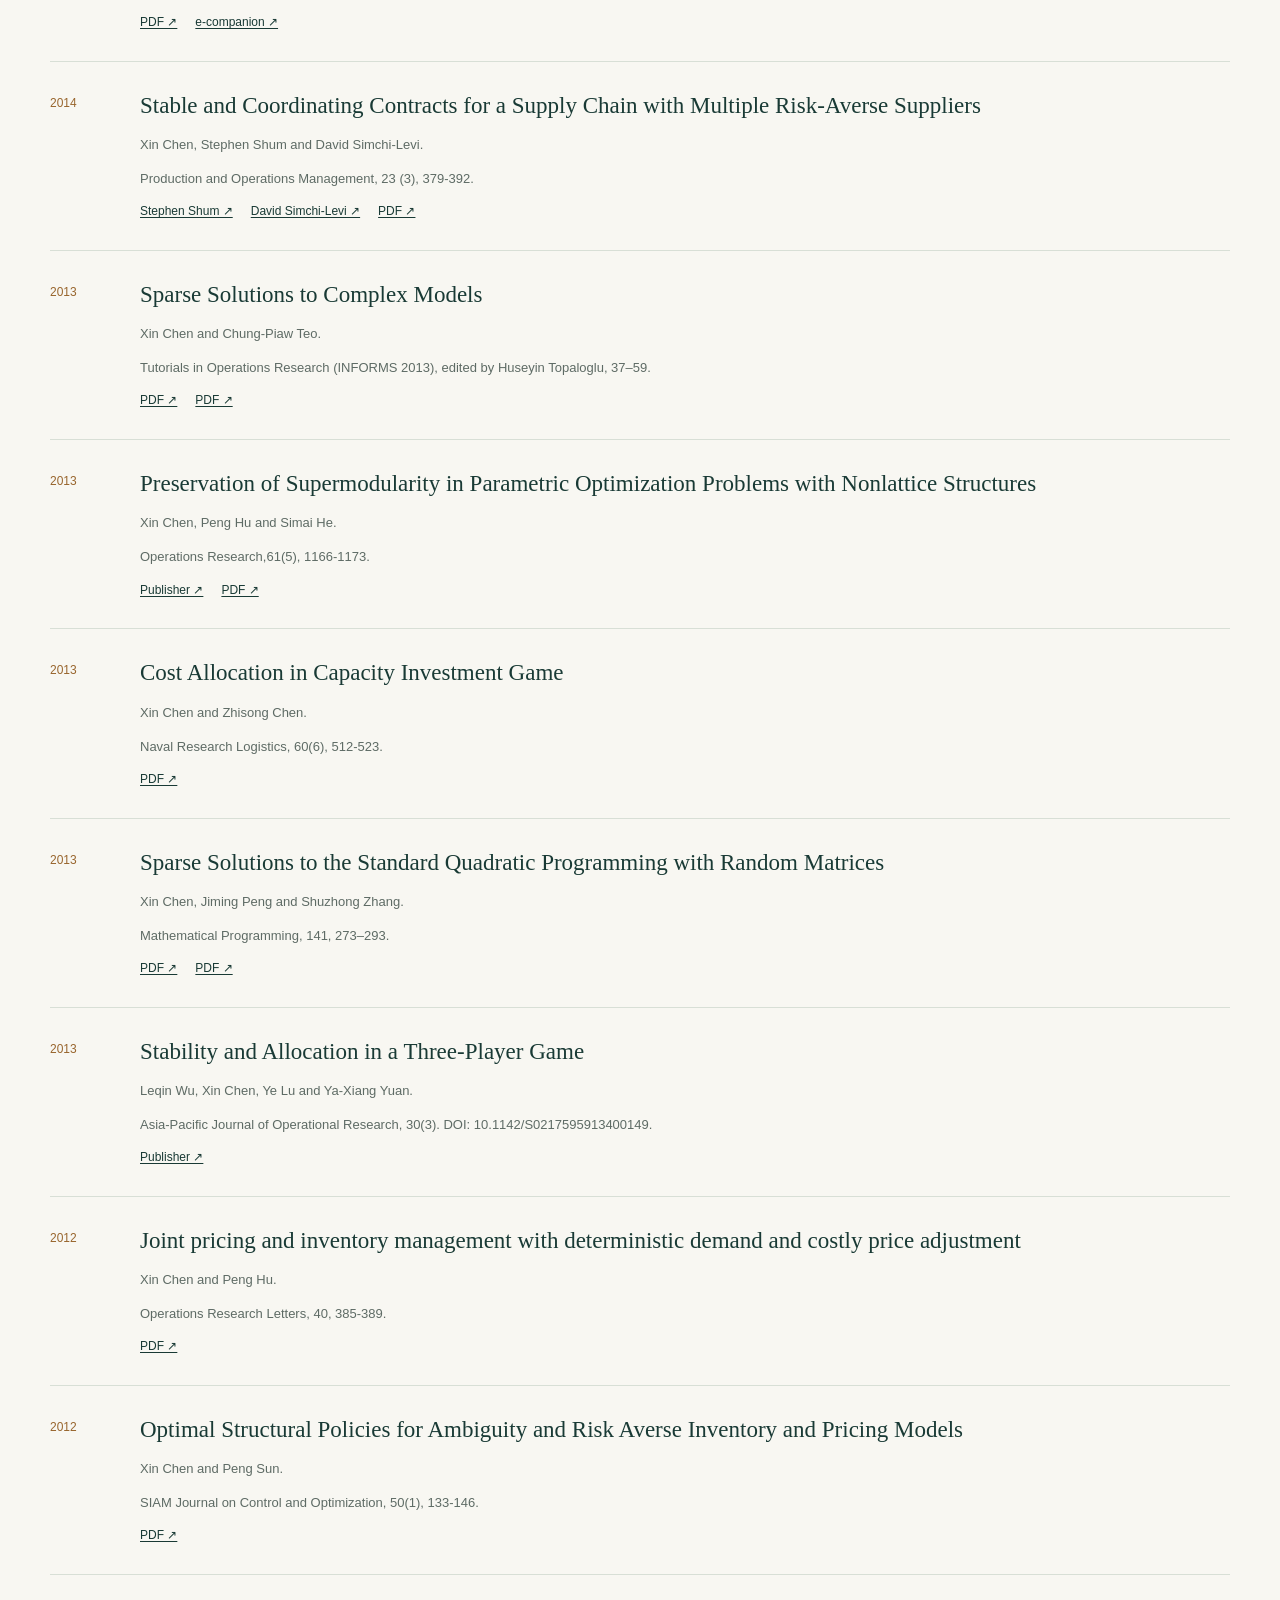
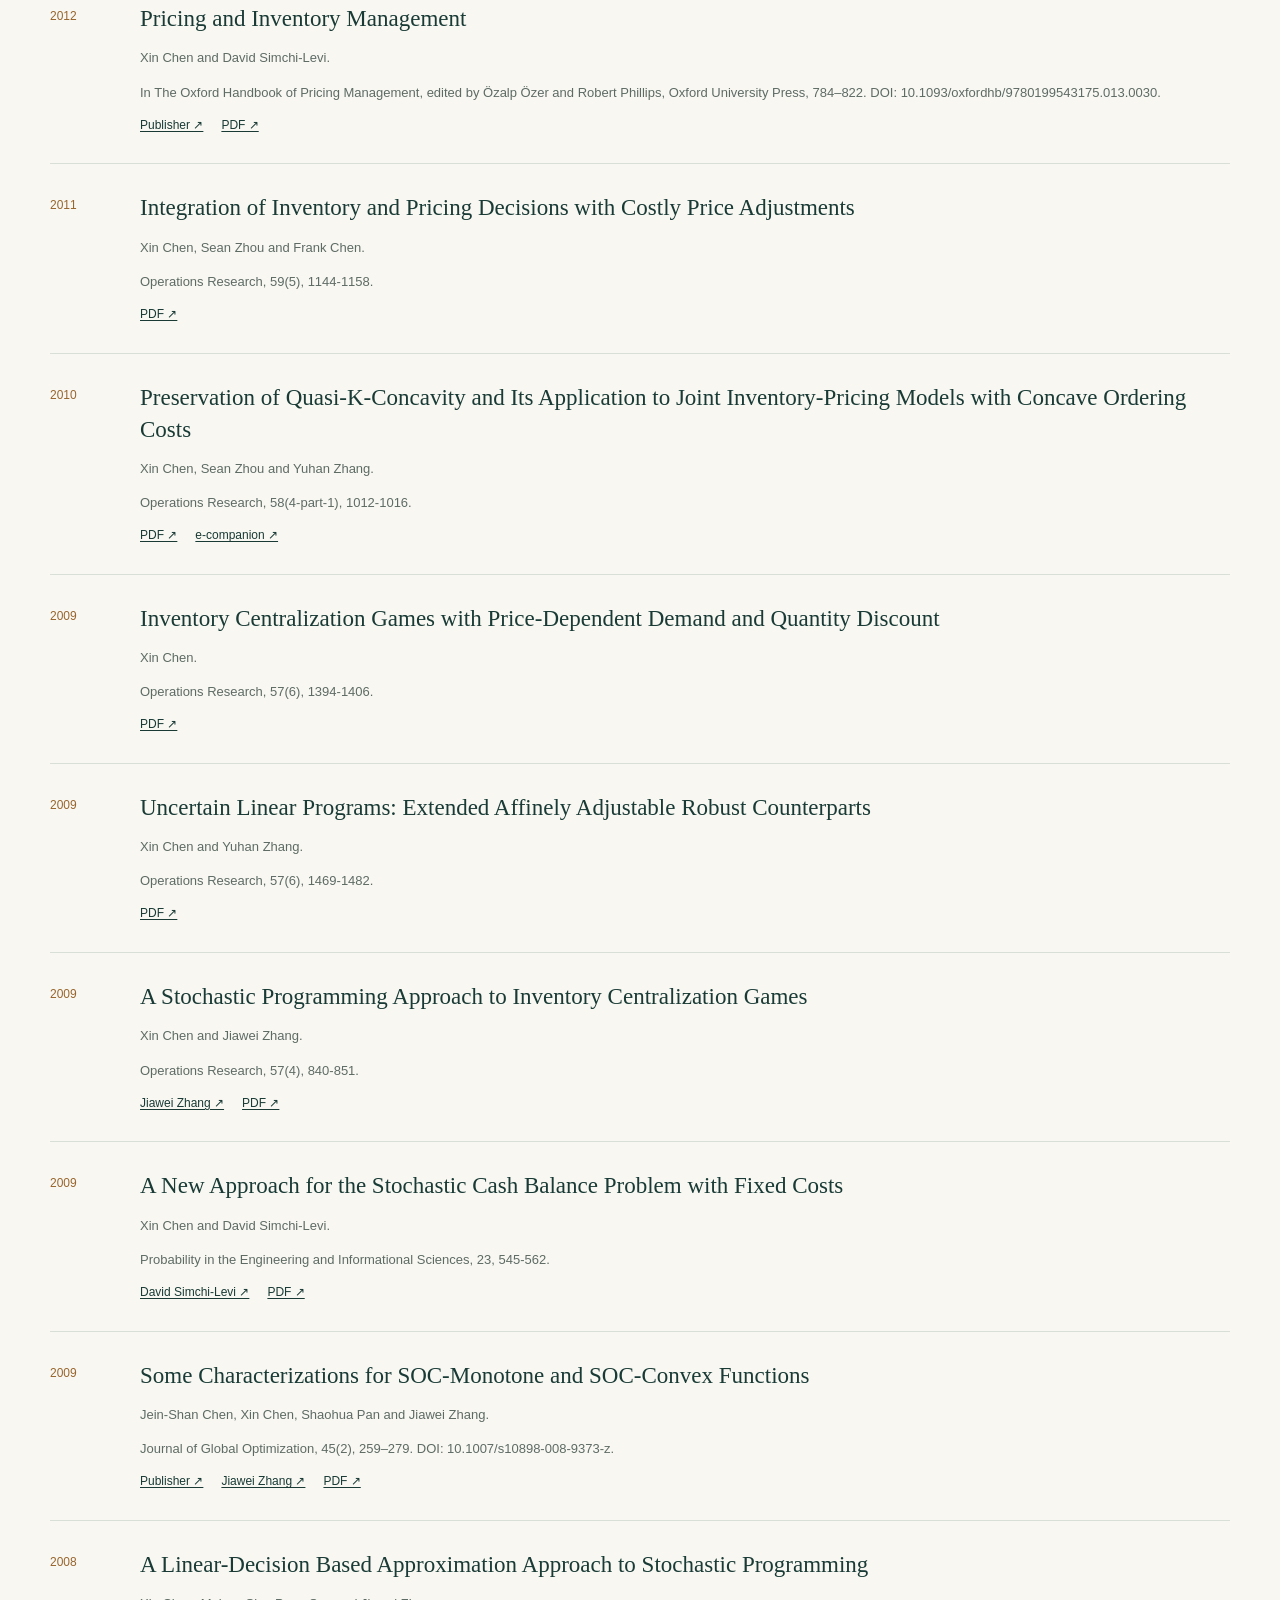
<file: publications.html>
<!doctype html>
<html lang="en"><head><meta charset="utf-8"><meta name="viewport" content="width=device-width, initial-scale=1">
<title>Publications | Xin Chen | UT Dallas</title><meta name="description" content="Xin Chen’s bibliography of publications, working papers and book, updated from the 2026 CV with search and year filters."><meta name="theme-color" content="#193a35">
<link rel="canonical" href="https://xinchen908.github.io/publications.html"><link rel="icon" href="favicon.svg" type="image/svg+xml"><link rel="stylesheet" href="styles.css?v=20261021cv">
<meta property="og:title" content="Publications | Xin Chen | UT Dallas"><meta property="og:description" content="Xin Chen’s bibliography of publications, working papers and book, updated from the 2026 CV with search and year filters."><meta property="og:type" content="website"><meta property="og:image" content="https://xinchen908.github.io/portrait.jpg">
<script src="site.js" defer></script></head><body>
<a class="skip" href="#main">Skip to content</a>
<header class="header"><div class="wrap header-inner"><a class="brand" href="index.html" aria-label="Xin Chen — home"><span class="monogram" aria-hidden="true">XC</span><span class="brand-name">Xin Chen<span class="brand-small">The University of Texas at Dallas</span></span></a>
<button class="menu-button" aria-controls="navigation" aria-expanded="false" type="button">Menu</button><nav class="nav" id="navigation" aria-label="Main navigation"><a href="index.html">Home</a><a href="research.html">Research</a><a href="publications.html" aria-current="page">Publications</a><a href="teaching.html">Teaching</a><a href="students.html">Students</a><a href="service.html">Service</a><a href="cv.html">CV</a></nav></div></header>
<main id="main"><div class="wrap"><header class="page-intro"><div class="eyebrow">Papers & book</div><h1>Publications</h1><p>Research across optimization, operations management, stochastic control and learning. Explore the full bibliography by keyword or year.</p></header></div><div class="wrap content-section"><aside class="note"><p>This bibliography combines the <a href="XinChen-CV_2026.pdf">2026 CV</a> and the <a href="https://sites.gatech.edu/xin-chen/publications/">academic bibliography</a>. Publisher-verified details take precedence where publication titles or status have changed. Published work, accepted papers and working papers retain their stated status.</p></aside><div class="filter-bar"><div class="field"><label for="publication-search">Search title, author or topic</label><input id="publication-search" type="search" placeholder="e.g. inventory, convexity, pricing" autocomplete="off" aria-controls="publication-list"></div><div class="field"><label for="publication-year">Year</label><select id="publication-year"><option value="all">All years</option><option value="2026">2026</option><option value="2025">2025</option><option value="2024">2024</option><option value="2023">2023</option><option value="2022">2022</option><option value="2021">2021</option><option value="2020">2020</option><option value="2019">2019</option><option value="2018">2018</option><option value="2017">2017</option><option value="2016">2016</option><option value="2015">2015</option><option value="2014">2014</option><option value="2013">2013</option><option value="2012">2012</option><option value="2011">2011</option><option value="2010">2010</option><option value="2009">2009</option><option value="2008">2008</option><option value="2007">2007</option><option value="2006">2006</option><option value="2004">2004</option><option value="2003">2003</option><option value="1999">1999</option></select></div><button class="button secondary reset" id="reset-filters" type="button">Reset filters</button></div><p id="result-count" class="result-count" role="status" aria-live="polite">93 of 93 entries</p><noscript><p>Search requires JavaScript. All entries are available below.</p></noscript><div id="publication-list"><article class="publication" id="paper-2" data-year="2026"><span class="pub-year">2026</span><div><h2>Preservation of Multimodularity with Exchangeable Increments in Stochastic Operations</h2><p>Xin Chen, Tong Wang, Li Xiao and Fen Xu.</p><p>Working paper / preprint.</p><div class="pub-links"><a href="https://ssrn.com/abstract=6960940">SSRN ↗</a></div></div></article><article class="publication" id="paper-3" data-year="2026"><span class="pub-year">2026</span><div><h2>Optimality Gap of Tailored Base-Surge Policies Decays Exponentially in Regular-Source Lead Times for Dual-Sourcing Models</h2><p>Xin Chen, Shuai Li and Weijun Xie.</p><p>Working paper / preprint.</p><p class="paper-recognition">Student paper recognition (Shuai Li): Finalist, INFORMS George Nicholson Student Paper Competition and INFORMS MSOM Student Paper Competition (2026). <a href="students.html#shuai-li-awards">Student honors ↗</a></p><div class="pub-links"><a href="https://papers.ssrn.com/sol3/papers.cfm?abstract_id=6784258">SSRN ↗</a><a href="https://optimization-online.org/2026/05/optimality-gap-of-tailored-base-surge-policies-decays-exponentially-in-regular-source-lead-times-for-dual-sourcing-models/">optimization-online ↗</a></div></div></article><article class="publication" id="paper-4" data-year="2026"><span class="pub-year">2026</span><div><h2>Singleton Optimality in Standard Quadratic Programs with the GOE</h2><p>Xin Chen.</p><p>Working paper / preprint.</p><div class="pub-links"><a href="https://arxiv.org/abs/2605.18620">arXiv ↗</a></div></div></article><article class="publication" id="paper-5" data-year="2026"><span class="pub-year">2026</span><div><h2>Exactness of the DNN Relaxation for Random Standard Quadratic Programs</h2><p>Xin Chen.</p><p>arXiv preprint arXiv:2605.11456.</p><div class="pub-links"><a href="https://arxiv.org/abs/2605.11456">arXiv ↗</a></div></div></article><article class="publication" id="paper-10" data-year="2026"><span class="pub-year">2026</span><div><h2>Joint Assortment Optimization and Discrete Marketing Mix Allocation</h2><p>Shuai Li, Zikun Ye, Xin Chen and Weijun Xie.</p><p>Manufacturing &amp; Service Operations Management, articles in advance. Published online May 11, 2026. DOI: 10.1287/msom.2024.1406.</p><div class="pub-links"><a href="https://doi.org/10.1287/msom.2024.1406">Publisher ↗</a><a href="https://ssrn.com/abstract=4961901">SSRN ↗</a></div></div></article><article class="publication" id="paper-11" data-year="2026"><span class="pub-year">2026</span><div><h2>Assortment Competition in a Two-Tier Supply Chain Under Cardinality Constraints</h2><p>Xin Chen, Zexuan Liu, Qiong Wang and Juan Xu.</p><p>Production and Operations Management, 35(4), 1486–1502. DOI: 10.1177/10591478251379733.</p><div class="pub-links"><a href="https://doi.org/10.1177/10591478251379733">Publisher ↗</a></div></div></article><article class="publication" id="paper-16" data-year="2026"><span class="pub-year">2026</span><div><h2>Learning in Lost-Sales Inventory Systems with Stochastic Lead Times and Random Supplies</h2><p>Xin Chen, Jiameng Lyu, Shilin Yuan and Yuan Zhou.</p><p>Management Science, articles in advance. Published online September 3, 2026. DOI: 10.1287/mnsc.2023.04203.</p><div class="pub-links"><a href="https://doi.org/10.1287/mnsc.2023.04203">Publisher ↗</a><a href="https://ssrn.com/abstract=4671416">SSRN ↗</a></div></div></article><article class="publication" id="paper-18" data-year="2026"><span class="pub-year">2026</span><div><h2>Asymptotic Optimality of Semi-Open-Loop Policies in Inventory Models with Stochastic Lead Times</h2><p>Xingyu Bai, Xin Chen, Menglong Li and Alexander L. Stolyar.</p><p>Management Science, articles in advance. Published online July 1, 2026. DOI: 10.1287/mnsc.2023.00539.</p><div class="pub-links"><a href="https://doi.org/10.1287/mnsc.2023.00539">Publisher ↗</a><a href="https://ssrn.com/abstract=4362329">SSRN ↗</a></div></div></article><article class="publication" id="paper-34" data-year="2026"><span class="pub-year">2026</span><div><h2>Assortment Optimization in the Presence of Context Effects</h2><p>Reza Yousefi Maragheh, Shuai Li, Tiancheng Zhao, Xin Chen, James Davis, Jason Cho, Sushant Kumar and Kannan Achan.</p><p>Manufacturing &amp; Service Operations Management, just accepted. Published online September 28, 2026. DOI: 10.1287/msom.2021.0606.</p><div class="pub-links"><a href="https://doi.org/10.1287/msom.2021.0606">Publisher ↗</a><a href="https://ssrn.com/abstract=3747354">SSRN ↗</a></div></div></article><article class="publication" id="paper-85" data-year="2026"><span class="pub-year">2026</span><div><h2>A Decision-Support Framework for Food Bank Operations: Overcoming Waste and Uncertainty in Food Distribution</h2><p>Xianjia Gao and Xin Chen.</p><p>Manufacturing &amp; Service Operations Management, accepted (2026 CV).</p><div class="pub-links"><a href="https://pubsonline.informs.org/doi/10.1287/msom.2025.0787">Publisher ↗</a><a href="https://ssrn.com/abstract=5455454">SSRN ↗</a></div></div></article><article class="publication" id="paper-86" data-year="2026"><span class="pub-year">2026</span><div><h2>Benign Nonconvex Landscape for Policy Optimization: Infinite-Horizon Discounted MDPs with General State and Action Spaces</h2><p>Xin Chen and Minda Zhao.</p><p>Working paper / preprint. arXiv:2609.21433.</p><div class="pub-links"><a href="https://arxiv.org/abs/2609.21433">arXiv ↗</a></div></div></article><article class="publication" id="paper-6" data-year="2025"><span class="pub-year">2025</span><div><h2>Hidden Convexity in Queueing Models</h2><p>Xin Chen, Linwei Xin and Minda Zhao.</p><p>Working paper / preprint.</p><div class="pub-links"><a href="https://arxiv.org/abs/2511.03955">arXiv ↗</a><a href="https://ssrn.com/abstract=5709506">SSRN ↗</a></div></div></article><article class="publication" id="paper-7" data-year="2025"><span class="pub-year">2025</span><div><h2>Learning When to Restart: Nonstationary Newsvendor from Uncensored to Censored Demand</h2><p>Xin Chen, Jiameng Lyu, Shilin Yuan and Yuan Zhou.</p><p>Working paper / preprint.</p><div class="pub-links"><a href="https://arxiv.org/abs/2509.18709">arXiv ↗</a><a href="https://dx.doi.org/10.2139/ssrn.5519298">SSRN ↗</a></div></div></article><article class="publication" id="paper-8" data-year="2025"><span class="pub-year">2025</span><div><h2>Distributionally Robust Open-Loop Feedback Policy for Inventory Systems with Uncertain Lead Times</h2><p>Xin Chen, Daniel Zhuoyu Long and Jingjun Men.</p><p>Working paper, revised September 7, 2026.</p><div class="pub-links"><a href="https://ssrn.com/abstract=5275778">SSRN ↗</a></div></div></article><article class="publication" id="paper-9" data-year="2025"><span class="pub-year">2025</span><div><h2>Isotonic Optimization with Fixed Costs</h2><p>Xin Chen, Shuai Li and Weijun Xie.</p><p>Working paper / preprint.</p><div class="pub-links"><a href="https://optimization-online.org/wp-content/uploads/2025/08/Isotonic_Optimization_with_Fixed_Cost-1.pdf">optimization online ↗</a></div></div></article><article class="publication" id="paper-12" data-year="2025"><span class="pub-year">2025</span><div><h2>Integrating Market Selection, Inventory Control, and Pricing Decisions</h2><p>Xin Chen, Shuai Li, Weijun Xie and Haojie Yan.</p><p>Working paper / preprint.</p><div class="pub-links"><a href="https://ssrn.com/abstract=5282136">SSRN ↗</a></div></div></article><article class="publication" id="paper-13" data-year="2025"><span class="pub-year">2025</span><div><h2>A Minimax-MDP Framework with Future-imposed Conditions for Learning-augmented Problems</h2><p>Xin Chen, Yuze Chen and Yuan Zhou.</p><p>Working paper / preprint.</p><div class="pub-links"><a href="https://arxiv.org/abs/2505.00973">arXiv ↗</a><a href="https://dx.doi.org/10.2139/ssrn.5238926">SSRN ↗</a></div></div></article><article class="publication" id="paper-19" data-year="2025"><span class="pub-year">2025</span><div><h2>Efficient Algorithms for a Class of Stochastic Hidden Convex Optimization and Its Applications in Network Revenue Management</h2><p>Xin Chen, Niao He, Yifan Hu and Zikun Ye.</p><p>Operations Research, 73(2), 704–719. Published online September 13, 2024. DOI: 10.1287/opre.2022.0216.</p><div class="pub-links"><a href="https://doi.org/10.1287/opre.2022.0216">Publisher ↗</a><a href="https://papers.ssrn.com/sol3/papers.cfm?abstract_id=4099814">SSRN ↗</a><a href="https://arxiv.org/abs/2205.01774">arXiv ↗</a></div></div></article><article class="publication" id="paper-87" data-year="2025"><span class="pub-year">2025</span><div><h2>The Value of Store Inventory Sharing in Coopetition Omnichannel Operations: Demand and Operational Benefits</h2><p>Xin Chen and coauthors.</p><p>Working paper (2026 CV).</p><div class="pub-links"><a href="XinChen-CV_2026.pdf">2026 CV (PDF) ↗</a></div></div></article><article class="publication" id="paper-14" data-year="2024"><span class="pub-year">2024</span><div><h2>A Simple Solution to Improving Human Supervision of Algorithms: Evidence from Smart Vending</h2><p>Minda Zhao, Brian Han, Xin Chen and Tao Zhu.</p><p>Working paper / preprint.</p><p class="paper-recognition">Student paper recognition (Minda Zhao): Winner, AI in Business Conference Best Student Paper Award and POMS College of Behavioral Operations Management Junior Scholar Paper Competition (2026); Finalist, INFORMS Behavioral Operations Management Section Best Working Paper Competition (2026); Third Place, CSAMSE Practice Award (2024). <a href="students.html#minda-zhao-awards">Student honors ↗</a></p><div class="pub-links"><a href="https://ssrn.com/abstract=5139524">SSRN ↗</a></div></div></article><article class="publication" id="paper-15" data-year="2024"><span class="pub-year">2024</span><div><h2>Landscape of Policy Optimization for Finite Horizon MDPs with General State and Action</h2><p>Xin Chen, Yifan Hu and Minda Zhao.</p><p>Working paper / preprint.</p><div class="pub-links"><a href="http://arxiv.org/abs/2409.17138">arXiv ↗</a></div></div></article><article class="publication" id="paper-17" data-year="2024"><span class="pub-year">2024</span><div><h2>Multi-level Monte-Carlo Gradient Methods for Stochastic Optimization with Biased Oracles</h2><p>Yifan Hu, Jie Wang, Xin Chen and Niao He.</p><p>Working paper / preprint.</p><div class="pub-links"><a href="https://arxiv.org/abs/2408.11084">arXiv ↗</a></div></div></article><article class="publication" id="paper-21" data-year="2024"><span class="pub-year">2024</span><div><h2>Asymptotic optimality of constant-order policies in joint pricing and inventory control models</h2><p>Xin Chen, Alexander Stolyar and Linwei Xin.</p><p>Mathematics of Operations Research, 49(1), 557 – 577.</p><div class="pub-links"><a href="https://papers.ssrn.com/sol3/papers.cfm?abstract_id=3375203">SSRN ↗</a><a href="https://doi.org/10.1287/moor.2023.1367">Publisher ↗</a></div></div></article><article class="publication" id="paper-22" data-year="2024"><span class="pub-year">2024</span><div><h2>S-Convexity and Gross Substitutability</h2><p>Xin Chen and Menglong Li.</p><p>Operations Research, 72(3), 1242–1254.</p><div class="pub-links"><a href="http://ssrn.com/abstract=3549632">SSRN ↗</a><a href="https://doi.org/10.1287/opre.2022.2394">Publisher ↗</a></div></div></article><article class="publication" id="paper-20" data-year="2023"><span class="pub-year">2023</span><div><h2>Asymptotic Optimality of Semi-Open-Loop Policies in Markov Decision Processes with Large Lead Times</h2><p>Xingyu Bai, Xin Chen, Menglong Li and Alexander Stolyar.</p><p>Operations Research, 71(6), 2061–2077.</p><div class="pub-links"><a href="https://papers.ssrn.com/sol3/papers.cfm?abstract_id=3685551">SSRN ↗</a><a href="https://doi.org/10.1287/opre.2021.0088">Publisher ↗</a></div></div></article><article class="publication" id="paper-25" data-year="2023"><span class="pub-year">2023</span><div><h2>Joint Pricing and Inventory Decisions</h2><p>Xin Chen, Peng Hu and Zhenyu Hu.</p><p>In Research Handbook on Inventory Management, edited by Jeannette Song, Edward Elgar Publishing, 288–306. DOI: 10.4337/9781800377103.00021.</p><div class="pub-links"><a href="https://doi.org/10.4337/9781800377103.00021">Publisher ↗</a><a href="https://papers.ssrn.com/sol3/papers.cfm?abstract_id=3971881">SSRN ↗</a></div></div></article><article class="publication" id="paper-27" data-year="2023"><span class="pub-year">2023</span><div><h2>Cold Start to Improve Market Thickness on Online Advertising Platforms: Data-Driven Algorithms and Field Experiments</h2><p>Zikun Ye, Dennis Zhang, Heng Zhang, Renyu Zhang, Xin Chen and Zhiwei Xu.</p><p>Management Science, 69(7), 3838–3860.</p><p class="paper-recognition">Student paper recognition (Zikun Ye): Honorable Mention, INFORMS Revenue Management and Pricing Section Student Paper Competition (2020). <a href="students.html#zikun-ye-awards">Student honors ↗</a></p><div class="pub-links"><a href="https://papers.ssrn.com/sol3/papers.cfm?abstract_id=3702786">SSRN ↗</a><a href="https://doi.org/10.1287/mnsc.2022.4550">Publisher ↗</a></div></div></article><article class="publication" id="paper-33" data-year="2023"><span class="pub-year">2023</span><div><h2>Technical Note—Average Cost Optimality in Partially Observable Lost-Sales Inventory Systems</h2><p>Xingyu Bai, Xin Chen and Alexander L. Stolyar.</p><p>Operations Research, 71(6), 2390–2396. Published online June 10, 2022. DOI: 10.1287/opre.2022.2305.</p><div class="pub-links"><a href="https://doi.org/10.1287/opre.2022.2305">Publisher ↗</a><a href="https://ssrn.com/abstract=3865728">SSRN ↗</a></div></div></article><article class="publication" id="paper-88" data-year="2023"><span class="pub-year">2023</span><div><h2>Inventory and Financial Strategies of Capital-Constrained Firms under Limited Joint Liability Financing</h2><p>Bin Cao, Xin Chen, T. C. Edwin Cheng, Yuanguang Zhong and Yong-Wu Zhou.</p><p>Production and Operations Management, 32(11), 3413–3432. DOI: 10.1111/poms.14042.</p><div class="pub-links"><a href="https://doi.org/10.1111/poms.14042">Publisher ↗</a></div></div></article><article class="publication" id="paper-89" data-year="2023"><span class="pub-year">2023</span><div><h2>Quantifying Causal Path-Specific Importance in Structural Causal Model</h2><p>Xiaoxiao Wang, Minda Zhao, Fanyu Meng, Xin Liu, Zhaodan Kong and Xin Chen.</p><p>Computation, 11(7), article 133. DOI: 10.3390/computation11070133.</p><div class="pub-links"><a href="https://doi.org/10.3390/computation11070133">Publisher ↗</a></div></div></article><article class="publication" id="paper-90" data-year="2023"><span class="pub-year">2023</span><div><h2>Causal Explanation for Reinforcement Learning: Quantifying State and Temporal Importance</h2><p>Xiaoxiao Wang, Fanyu Meng, Xin Liu, Zhaodan Kong and Xin Chen.</p><p>Applied Intelligence, 53(19), 22546–22564. DOI: 10.1007/s10489-023-04649-7.</p><div class="pub-links"><a href="https://doi.org/10.1007/s10489-023-04649-7">Publisher ↗</a></div></div></article><article class="publication" id="paper-91" data-year="2023"><span class="pub-year">2023</span><div><h2>Spectral Graph Clustering for Intentional Islanding Operations in Resilient Hybrid Energy Systems</h2><p>Jiaxin Wu, Xin Chen, Sobhan Badakhshan, Jie Zhang and Pingfeng Wang.</p><p>IEEE Transactions on Industrial Informatics, 19(4), 5956–5964. DOI: 10.1109/TII.2022.3199240.</p><div class="pub-links"><a href="https://doi.org/10.1109/TII.2022.3199240">Publisher ↗</a><a href="https://arxiv.org/abs/2203.06579">arXiv ↗</a></div></div></article><article class="publication" id="paper-92" data-year="2023"><span class="pub-year">2023</span><div><h2>Personalized Pricing with Group Fairness Constraint</h2><p>Xin Chen, Zexing Xu, Zishuo Zhao and Yuan Zhou.</p><p>Proceedings of the 2023 ACM Conference on Fairness, Accountability, and Transparency (FAccT ’23), 1520–1530. DOI: 10.1145/3593013.3594097.</p><div class="pub-links"><a href="https://doi.org/10.1145/3593013.3594097">Publisher ↗</a><a href="https://openreview.net/pdf?id=GP1YrODJEEh">Paper ↗</a></div></div></article><article class="publication" id="paper-23" data-year="2022"><span class="pub-year">2022</span><div><h2>Assortment Optimization Under the Multivariate MNL Model</h2><p>Xin Chen, Jiachun Li, Menglong Li, Tiancheng Zhao and Yuan Zhou.</p><p>Working paper / preprint.</p><div class="pub-links"><a href="https://papers.ssrn.com/sol3/papers.cfm?abstract_id=4233712">SSRN ↗</a></div></div></article><article class="publication" id="paper-24" data-year="2022"><span class="pub-year">2022</span><div><h2>Decentralized Pricing and Capacitated Assortment Planning in an Online Marketplace</h2><p>Ebrahim Arian, Bin Cao, Xin Chen and Menglong Li.</p><p>Working paper / preprint.</p><div class="pub-links"><a href="https://ssrn.com/abstract=4007777">SSRN ↗</a></div></div></article><article class="publication" id="paper-26" data-year="2022"><span class="pub-year">2022</span><div><h2>Dynamic Pricing with Time-Inconsistent Consumers</h2><p>Xiangyu Gao, Xin Chen and Ying-Ju Chen.</p><p>Working paper / preprint.</p><div class="pub-links"><a href="https://ssrn.com/abstract=3968335">SSRN ↗</a></div></div></article><article class="publication" id="paper-28" data-year="2021"><span class="pub-year">2021</span><div><h2>On the Bias-Variance-Cost Tradeoff of Stochastic Optimization</h2><p>Yifan Hu, Xin Chen and Niao He.</p><p>NeurIPS 2021</p><div class="pub-links"><a href="https://proceedings.neurips.cc/paper/2021/hash/b986700c627db479a4d9460b75de7222-Abstract.html">PDF ↗</a></div></div></article><article class="publication" id="paper-29" data-year="2021"><span class="pub-year">2021</span><div><h2>M-Natural-Convexity and Its Applications in Operations</h2><p>Xin Chen and Menglong Li.</p><p>Operations Research, 69(5), 1396-1408.</p><p class="paper-recognition">Student recognition (Menglong Li): Third Place, CMU YinzOR Student Conference Poster Competition (2019). <a href="students.html#menglong-li-awards">Student honors ↗</a></p><div class="pub-links"><a href="https://papers.ssrn.com/sol3/papers.cfm?abstract_id=3431474">SSRN ↗</a><a href="https://pubsonline.informs.org/doi/abs/10.1287/opre.2020.2070">Publisher ↗</a></div></div></article><article class="publication" id="paper-30" data-year="2021"><span class="pub-year">2021</span><div><h2>Preservation of Supermodularity in Parametric Optimization: Necessary and Sufficient Conditions on Constraint Structures</h2><p>Xin Chen, Zhuoyu Long and Jin Qi.</p><p>Operations Research, 69(1), 1-12.</p><p class="paper-recognition">Paper recognition: Finalist, INFORMS MSOM Society Best Operations Management Paper in Operations Research (2021). <a href="cv.html#awards">Awards &amp; honors ↗</a></p><div class="pub-links"><a href="http://www.se.cuhk.edu.hk/wp-content/uploads/2019/06/ConditionsPreservationSupermodularity.pdf">PDF ↗</a><a href="https://doi.org/10.1287/opre.2020.1992">Publisher ↗</a></div></div></article><article class="publication" id="paper-31" data-year="2021"><span class="pub-year">2021</span><div><h2>On sparsity of the solution to a random quadratic optimization problem</h2><p>Xin Chen and Boris Pittel.</p><p>Mathematical Programming, 186, 309-336.</p><div class="pub-links"><a href="https://arxiv.org/pdf/1802.09446.pdf">PDF ↗</a><a href="https://link.springer.com/article/10.1007/s10107-019-01456-2">Publisher ↗</a></div></div></article><article class="publication" id="paper-32" data-year="2021"><span class="pub-year">2021</span><div><h2>Discrete Convex Analysis and Its Applications in Operations: A Survey</h2><p>Xin Chen and Menglong Li.</p><p>Production and Operations Management, 30(6), 1904-1926.</p><div class="pub-links"><a href="http://ssrn.com/abstract=3549628">SSRN ↗</a><a href="https://onlinelibrary.wiley.com/doi/abs/10.1111/poms.13234">Publisher ↗</a></div></div></article><article class="publication" id="paper-35" data-year="2020"><span class="pub-year">2020</span><div><h2>Allocation of COVID-19 Vaccines under Limited Supply</h2><p>Xin Chen, Menglong Li, David Simchi-Levi and Tiancheng Zhao.</p><p>Working paper / preprint.</p><div class="pub-links"><a href="https://ssrn.com/abstract=3678986">SSRN ↗</a><a href="https://www.medrxiv.org/content/10.1101/2020.08.23.20179820v1">medRXiv ↗</a></div></div></article><article class="publication" id="paper-36" data-year="2020"><span class="pub-year">2020</span><div><h2>Biased Stochastic Gradient Descent for Conditional Stochastic Optimization</h2><p>Yifan Hu, Siqi Zhang, Xin Chen and Niao He.</p><p>NeurIPS 2020.</p><div class="pub-links"><a href="https://proceedings.neurips.cc/paper/2020/file/1cdf14d1e3699d61d237cf76ce1c2dca-Paper.pdf">PDF ↗</a></div></div></article><article class="publication" id="paper-37" data-year="2020"><span class="pub-year">2020</span><div><h2>Inventory and Financial Strategies with Capital Constraints and Limited Joint Liability</h2><p>Bin Cao, Xin Chen, T. C. Edwin Cheng, Yuan-Guang Zhong and Yong-Wu Zhou.</p><p>Foundations and Trends® in Technology, Information and Operations Management: Vol. 14: No. 1–2, pp 44-59.</p><div class="pub-links"><a href="http://dx.doi.org/10.1561/0200000096-3">Publisher ↗</a></div></div></article><article class="publication" id="paper-38" data-year="2020"><span class="pub-year">2020</span><div><h2>Sample Complexity of Sample Average Approximation for Conditional Stochastic Optimization</h2><p>Yifan Hu, Xin Chen and Niao He.</p><p>SIAM Journal on Optimization, 30(3), 2103–2133.</p><div class="pub-links"><a href="https://epubs.siam.org/doi/abs/10.1137/19M1284865">paper ↗</a></div></div></article><article class="publication" id="paper-39" data-year="2019"><span class="pub-year">2019</span><div><h2>Population Monotonicity in Newsvendor Games</h2><p>Xin Chen, Xiangyu Gao, Zhenyu Hu and Qiong Wang.</p><p>Management Science, 65(5), 2142–2160.</p><div class="pub-links"><a href="https://papers.ssrn.com/sol3/papers.cfm?abstract_id=2956165">SSRN ↗</a><a href="https://pubsonline.informs.org/doi/abs/10.1287/mnsc.2018.3053">Publisher ↗</a></div></div></article><article class="publication" id="paper-40" data-year="2019"><span class="pub-year">2019</span><div><h2>Dynamic Pricing with Stochastic Reference Price Effect</h2><p>Xin Chen, Zhenyu Hu and Yuhan Zhang.</p><p>Journal of the Operations Research Society of China, 7(1): 107-125.</p><div class="pub-links"><a href="http://www.jorsc.shu.edu.cn/EN/abstract/abstract203.shtml#">PDF ↗</a></div></div></article><article class="publication" id="paper-41" data-year="2019"><span class="pub-year">2019</span><div><h2>Technical Note—Stochastic Optimization with Decisions Truncated by Positively Dependent Random Variables</h2><p>Xin Chen and Xiangyu Gao.</p><p>Operations Research, 67(5), 1321–1327. DOI: 10.1287/opre.2018.1815.</p><div class="pub-links"><a href="https://doi.org/10.1287/opre.2018.1815">Publisher ↗</a><a href="https://pubsonline.informs.org/doi/10.1287/opre.2018.1815">Publisher ↗</a></div></div></article><article class="publication" id="paper-42" data-year="2018"><span class="pub-year">2018</span><div><h2>Preservation of Structural Properties in Optimization with Decisions Truncated by Random Variables and Its Applications</h2><p>Xin Chen, Xiangyu Gao and Zhan Pang.</p><p>Operations Research, 66(2), 340-357.</p><div class="pub-links"><a href="https://pubsonline.informs.org/doi/pdf/10.1287/opre.2017.1684">PDF ↗</a></div></div></article><article class="publication" id="paper-43" data-year="2017"><span class="pub-year">2017</span><div><h2>Operational Hedging through Dual-Sourcing under Capacity Uncertainty</h2><p>Xin Chen.</p><p>Foundations and Trends® in Technology, Information and Operations Management: Vol. 11: No. 1-2, pp 46-64.</p><div class="pub-links"><a href="http://publish.illinois.edu/xinchen/files/2018/01/hedging_r1.pdf">PDF ↗</a><a href="https://urldefense.proofpoint.com/v2/url?u=http-3A__dx.doi.org_10.1561_0200000078&amp;d=DwMFAg&amp;c=OCIEmEwdEq_aNlsP4fF3gFqSN-E3mlr2t9JcDdfOZag&amp;r=xrNskJDUEjtdZFBxsa9q_rB_n1Zc_c9kGGSOs2xUSMA&amp;m=lGNcdyO1NIWNlskUvwHUw4clonbvIMY_LTeIC54xhFQ&amp;s=TGuZQfBsa0U_oK6iHPLI8gjsml18c8Udf6m48aJ744g&amp;e=">Publisher ↗</a></div></div></article><article class="publication" id="paper-44" data-year="2017"><span class="pub-year">2017</span><div><h2>L-Natural-Convexity and Its Applications</h2><p>Xin Chen.</p><p>Frontiers of Engineering Management, 4(3), 283-294.</p><div class="pub-links"><a href="http://publish.illinois.edu/xinchen/files/2017/08/L-Natural-Convexity-and-its-Applications_r2.pdf">PDF ↗</a></div></div></article><article class="publication" id="paper-45" data-year="2017"><span class="pub-year">2017</span><div><h2>Stable Risk Sharing and Its Monotonicity</h2><p>Xin Chen, Zhenyu Hu and Shuanglong Wang.</p><p>Working paper / preprint.</p><div class="pub-links"><a href="https://papers.ssrn.com/sol3/papers.cfm?abstract_id=2987631">SSRN ↗</a></div></div></article><article class="publication" id="paper-46" data-year="2017"><span class="pub-year">2017</span><div><h2>Efficient Algorithms for Dynamic Pricing Problem with Reference Price Effect</h2><p>Xin Chen, Peng Hu and Zhenyu Hu.</p><p>Management Science, 63(12), 4389 – 4408.</p><div class="pub-links"><a href="https://publish.illinois.edu/xinchen/files/2015/05/refprice_03162015.pdf">PDF ↗</a><a href="https://doi.org/10.1287/mnsc.2016.2554">Publisher ↗</a></div></div></article><article class="publication" id="paper-47" data-year="2016"><span class="pub-year">2016</span><div><h2>Duality Approaches to Economic Lot-Sizing Games</h2><p>Xin Chen and Jiawei Zhang.</p><p>Production and Operations Management, 25(7), 1203–1215.</p><div class="pub-links"><a href="http://pages.stern.nyu.edu/~jzhang/">Jiawei Zhang ↗</a><a href="http://publish.illinois.edu/xinchen/files/2016/04/elsgame_pom_final.pdf">PDF ↗</a></div></div></article><article class="publication" id="paper-48" data-year="2016"><span class="pub-year">2016</span><div><h2>Dynamic Pricing with Gain-Seeking Reference Price Effects</h2><p>Zhenyu Hu, Xin Chen and Peng Hu.</p><p>Operations Research, 64(1), 150-157.</p><div class="pub-links"><a href="http://publish.illinois.edu/xinchen/files/2016/04/DynamicPricingGainSeeking.pdf">PDF ↗</a></div></div></article><article class="publication" id="paper-49" data-year="2016"><span class="pub-year">2016</span><div><h2>Dynamic Stochastic Inventory Management with Reference Price Effects</h2><p>Xin Chen, Peng Hu, Stephen Shum and Yuhan Zhang.</p><p>Operations Research, 64(6), 1529–1536.</p><div class="pub-links"><a href="http://publish.illinois.edu/xinchen/files/2016/04/inventory_reference_price.pdf">PDF ↗</a><a href="https://pubsonline.informs.org/doi/pdf/10.1287/opre.2016.1524">Publisher ↗</a></div></div></article><article class="publication" id="paper-50" data-year="2015"><span class="pub-year">2015</span><div><h2>Dynamic Capacity Management with General Upgrading</h2><p>Yueshan Yu, Xin Chen and Fuqiang Zhang.</p><p>Operations Research, 63(6), 1372–1389.</p><p class="paper-recognition">Paper recognition: First Place, Best Paper Award, Seventh International Annual Conference of the Chinese Scholars Association on Management Science and Engineering (2014). <a href="cv.html#awards">Awards &amp; honors ↗</a></p><div class="pub-links"><a href="http://publish.illinois.edu/xinchen/files/2015/09/Dyn_Cap_Mgt_Full_Upg_FINALall.pdf">PDF ↗</a><a href="http://publish.illinois.edu/xinchen/files/2016/04/DynamicCapacityManagement.pdf">Publisher ↗</a></div></div></article><article class="publication" id="paper-51" data-year="2015"><span class="pub-year">2015</span><div><h2>New Analysis on Sparse Solutions to Random Standard Quadratic Optimization Problems and Extensions</h2><p>Xin Chen and Jiming Peng.</p><p>Mathematics of Operations Research, 40(3), 725 – 738.</p><div class="pub-links"><a href="https://publish.illinois.edu/xinchen/files/2015/05/moor.2014.0692.pdf">PDF ↗</a><a href="http://publish.illinois.edu/xinchen/files/2012/12/SparseSolutions_new.pdf">PDF ↗</a></div></div></article><article class="publication" id="paper-52" data-year="2015"><span class="pub-year">2015</span><div><h2>Robust Stochastic Optimization for Reservoir Operation</h2><p>Limeng Pan, Mashor Housh, Pan Liu, Ximing Cai, and Xin Chen.</p><p>Water Resources Research, 51(1), 409–429.</p><div class="pub-links"><a href="http://publish.illinois.edu/xinchen/files/2015/01/wrcr21270.pdf">PDF ↗</a></div></div></article><article class="publication" id="paper-53" data-year="2015"><span class="pub-year">2015</span><div><h2>A New Approach to Two-Location Joint Inventory and Transshipment Control via L-Natural-Convexity</h2><p>Xin Chen, Xiangyu Gao and Zhenyu Hu.</p><p>Operations Research Letters, 43(1), 65-68.</p><div class="pub-links"><a href="http://publish.illinois.edu/xinchen/files/2015/01/transshipment.pdf">PDF ↗</a></div></div></article><article class="publication" id="paper-1" data-year="2014"><span class="pub-year">2014</span><div><h2>The Logic of Logistics: Theory, Algorithms, and Applications for Logistics Management</h2><p>David Simchi-Levi, Xin Chen and Julien Bramel.</p><p>Third edition, Springer, 2014. Second edition, 2005.</p><div class="pub-links"><a href="https://link.springer.com/book/10.1007/978-1-4614-9149-1">Springer · third edition ↗</a><a href="http://www.amazon.com/Logic-Logistics-Algorithms-Applications-Engineering/dp/0387221999/ref=sr_1_fkmr1_1?s=books&amp;ie=UTF8&amp;qid=1386043804&amp;sr=1-1-fkmr1&amp;keywords=The+Logic+of+Logistics%3A+Theory%2C+Algorithms%2C+and+Applications+for+Logistics+and+Supply+Chain+Management+third+edition">Second Edition 2005 ↗</a></div></div></article><article class="publication" id="paper-54" data-year="2014"><span class="pub-year">2014</span><div><h2>Coordinating Inventory Control and Pricing Strategies for Perishable Products</h2><p>Xin Chen, Zhan Pang and Limeng Pan.</p><p>Operations Research, 62(2):284-300.</p><div class="pub-links"><a href="http://publish.illinois.edu/xinchen/files/2014/09/perishableinventory.pdf">PDF ↗</a><a href="http://publish.illinois.edu/xinchen/files/2020/06/perishableinventory2014-final-proof-appendix_only.pdf">e-companion ↗</a></div></div></article><article class="publication" id="paper-55" data-year="2014"><span class="pub-year">2014</span><div><h2>Stable and Coordinating Contracts for a Supply Chain with Multiple Risk-Averse Suppliers</h2><p>Xin Chen, Stephen Shum and David Simchi-Levi.</p><p>Production and Operations Management, 23 (3), 379-392.</p><div class="pub-links"><a href="https://www.cb.cityu.edu.hk/staff/swhshum/">Stephen Shum ↗</a><a href="http://slevi1.mit.edu/~levi/">David Simchi-Levi ↗</a><a href="http://publish.illinois.edu/xinchen/files/2015/01/poms12073.pdf">PDF ↗</a></div></div></article><article class="publication" id="paper-56" data-year="2013"><span class="pub-year">2013</span><div><h2>Sparse Solutions to Complex Models</h2><p>Xin Chen and Chung-Piaw Teo.</p><p>Tutorials in Operations Research (INFORMS 2013), edited by Huseyin Topaloglu, 37–59.</p><div class="pub-links"><a href="http://publish.illinois.edu/xinchen/files/2013/10/Tutorial-2013-pp0037-0059.pdf">PDF ↗</a><a href="http://publish.illinois.edu/xinchen/files/2012/12/SparseSolutions_new.pdf">PDF ↗</a></div></div></article><article class="publication" id="paper-57" data-year="2013"><span class="pub-year">2013</span><div><h2>Preservation of Supermodularity in Parametric Optimization Problems with Nonlattice Structures</h2><p>Xin Chen, Peng Hu and Simai He.</p><p>Operations Research,61(5), 1166-1173.</p><div class="pub-links"><a href="http://publish.illinois.edu/xinchen/files/2013/10/Preservation_of_Supermodularity.pdf">Publisher ↗</a><a href="http://publish.illinois.edu/xinchen/files/2012/12/ConvSubM.pdf">PDF ↗</a></div></div></article><article class="publication" id="paper-58" data-year="2013"><span class="pub-year">2013</span><div><h2>Cost Allocation in Capacity Investment Game</h2><p>Xin Chen and Zhisong Chen.</p><p>Naval Research Logistics, 60(6), 512-523.</p><div class="pub-links"><a href="http://publish.illinois.edu/xinchen/files/2015/01/nav21549.pdf">PDF ↗</a></div></div></article><article class="publication" id="paper-59" data-year="2013"><span class="pub-year">2013</span><div><h2>Sparse Solutions to the Standard Quadratic Programming with Random Matrices</h2><p>Xin Chen, Jiming Peng and Shuzhong Zhang.</p><p>Mathematical Programming, 141, 273–293.</p><div class="pub-links"><a href="http://publish.illinois.edu/xinchen/files/2013/10/SparseSolutions_mp.pdf">PDF ↗</a><a href="http://publish.illinois.edu/xinchen/files/2012/12/SparseSolutions_mp.pdf">PDF ↗</a></div></div></article><article class="publication" id="paper-93" data-year="2013"><span class="pub-year">2013</span><div><h2>Stability and Allocation in a Three-Player Game</h2><p>Leqin Wu, Xin Chen, Ye Lu and Ya-Xiang Yuan.</p><p>Asia-Pacific Journal of Operational Research, 30(3). DOI: 10.1142/S0217595913400149.</p><div class="pub-links"><a href="https://doi.org/10.1142/S0217595913400149">Publisher ↗</a></div></div></article><article class="publication" id="paper-60" data-year="2012"><span class="pub-year">2012</span><div><h2>Joint pricing and inventory management with deterministic demand and costly price adjustment</h2><p>Xin Chen and Peng Hu.</p><p>Operations Research Letters, 40, 385-389.</p><div class="pub-links"><a href="http://publish.illinois.edu/xinchen/files/2012/12/CostlyPricing.pdf">PDF ↗</a></div></div></article><article class="publication" id="paper-61" data-year="2012"><span class="pub-year">2012</span><div><h2>Optimal Structural Policies for Ambiguity and Risk Averse Inventory and Pricing Models</h2><p>Xin Chen and Peng Sun.</p><p>SIAM Journal on Control and Optimization, 50(1), 133-146.</p><div class="pub-links"><a href="http://publish.illinois.edu/xinchen/files/2012/12/riskaverseinventory_infinite.pdf">PDF ↗</a></div></div></article><article class="publication" id="paper-62" data-year="2012"><span class="pub-year">2012</span><div><h2>Pricing and Inventory Management</h2><p>Xin Chen and David Simchi-Levi.</p><p>In The Oxford Handbook of Pricing Management, edited by Özalp Özer and Robert Phillips, Oxford University Press, 784–822. DOI: 10.1093/oxfordhb/9780199543175.013.0030.</p><div class="pub-links"><a href="https://doi.org/10.1093/oxfordhb/9780199543175.013.0030">Publisher ↗</a><a href="http://publish.illinois.edu/xinchen/files/2012/12/pricing_review_2010_final.pdf">PDF ↗</a></div></div></article><article class="publication" id="paper-63" data-year="2011"><span class="pub-year">2011</span><div><h2>Integration of Inventory and Pricing Decisions with Costly Price Adjustments</h2><p>Xin Chen, Sean Zhou and Frank Chen.</p><p>Operations Research, 59(5), 1144-1158.</p><div class="pub-links"><a href="http://publish.illinois.edu/xinchen/files/2012/12/PricingAdjust_final.pdf">PDF ↗</a></div></div></article><article class="publication" id="paper-64" data-year="2010"><span class="pub-year">2010</span><div><h2>Preservation of Quasi-K-Concavity and Its Application to Joint Inventory-Pricing Models with Concave Ordering Costs</h2><p>Xin Chen, Sean Zhou and Yuhan Zhang.</p><p>Operations Research, 58(4-part-1), 1012-1016.</p><div class="pub-links"><a href="http://publish.illinois.edu/xinchen/files/2012/12/ConcaveOrderingPricing_final.pdf">PDF ↗</a><a href="http://publish.illinois.edu/xinchen/files/2014/11/ConcaveOrderingPricing_final_ecompanion.pdf">e-companion ↗</a></div></div></article><article class="publication" id="paper-65" data-year="2009"><span class="pub-year">2009</span><div><h2>Inventory Centralization Games with Price-Dependent Demand and Quantity Discount</h2><p>Xin Chen.</p><p>Operations Research, 57(6), 1394-1406.</p><div class="pub-links"><a href="http://publish.illinois.edu/xinchen/files/2012/12/Inventorygame-discount.pdf">PDF ↗</a></div></div></article><article class="publication" id="paper-66" data-year="2009"><span class="pub-year">2009</span><div><h2>Uncertain Linear Programs: Extended Affinely Adjustable Robust Counterparts</h2><p>Xin Chen and Yuhan Zhang.</p><p>Operations Research, 57(6), 1469-1482.</p><div class="pub-links"><a href="http://publish.illinois.edu/xinchen/files/2012/12/EAARC.pdf">PDF ↗</a></div></div></article><article class="publication" id="paper-67" data-year="2009"><span class="pub-year">2009</span><div><h2>A Stochastic Programming Approach to Inventory Centralization Games</h2><p>Xin Chen and Jiawei Zhang.</p><p>Operations Research, 57(4), 840-851.</p><div class="pub-links"><a href="http://pages.stern.nyu.edu/~jzhang/">Jiawei Zhang ↗</a><a href="http://publish.illinois.edu/xinchen/files/2012/12/SPinventorygame.pdf">PDF ↗</a></div></div></article><article class="publication" id="paper-68" data-year="2009"><span class="pub-year">2009</span><div><h2>A New Approach for the Stochastic Cash Balance Problem with Fixed Costs</h2><p>Xin Chen and David Simchi-Levi.</p><p>Probability in the Engineering and Informational Sciences, 23, 545-562.</p><div class="pub-links"><a href="http://slevi1.mit.edu/~levi/">David Simchi-Levi ↗</a><a href="http://publish.illinois.edu/xinchen/files/2012/12/CBP7.pdf">PDF ↗</a></div></div></article><article class="publication" id="paper-69" data-year="2009"><span class="pub-year">2009</span><div><h2>Some Characterizations for SOC-Monotone and SOC-Convex Functions</h2><p>Jein-Shan Chen, Xin Chen, Shaohua Pan and Jiawei Zhang.</p><p>Journal of Global Optimization, 45(2), 259–279. DOI: 10.1007/s10898-008-9373-z.</p><div class="pub-links"><a href="https://doi.org/10.1007/s10898-008-9373-z">Publisher ↗</a><a href="http://pages.stern.nyu.edu/~jzhang/">Jiawei Zhang ↗</a><a href="http://publish.illinois.edu/xinchen/files/2012/12/SOCconvex.pdf">PDF ↗</a></div></div></article><article class="publication" id="paper-70" data-year="2008"><span class="pub-year">2008</span><div><h2>A Linear-Decision Based Approximation Approach to Stochastic Programming</h2><p>Xin Chen, Melvyn Sim, Peng Sun and Jiawei Zhang.</p><p>Operations Research, 56(2), 344-357.</p><div class="pub-links"><a href="http://www.bschool.nus.edu/STAFF/dscsimm/">Melvyn Sim ↗</a><a href="http://www.fuqua.duke.edu/faculty/alpha/sun.htm">Peng Sun ↗</a><a href="http://pages.stern.nyu.edu/~jzhang/">Jiawei Zhang ↗</a><a href="http://publish.illinois.edu/xinchen/files/2012/12/TractableStochasticOpt.pdf">old version ↗</a><a href="http://publish.illinois.edu/xinchen/files/2012/12/LinearDecisionRule_sp.pdf">new version ↗</a></div></div></article><article class="publication" id="paper-71" data-year="2007"><span class="pub-year">2007</span><div><h2>The Impact of Manufacturer Rebates on Supply Chain Profits</h2><p>Xin Chen, Chung-Lun Li, Byong-Duk Rhee and David Simchi-Levi.</p><p>Naval Research Logistics, 54(6), pp. 667-680.</p><div class="pub-links"><a href="http://slevi1.mit.edu/~levi/">David Simchi-Levi ↗</a><a href="http://publish.illinois.edu/xinchen/files/2012/12/NRL2007.pdf">PDF ↗</a></div></div></article><article class="publication" id="paper-72" data-year="2007"><span class="pub-year">2007</span><div><h2>A Robust Optimization Perspective to Stochastic Programming</h2><p>Xin Chen, Melvyn Sim and Peng Sun.</p><p>Operations Research, 55(6), pp. 1058- 1071.</p><div class="pub-links"><a href="http://www.bschool.nus.edu/STAFF/dscsimm/">Melvyn Sim ↗</a><a href="http://www.fuqua.duke.edu/faculty/alpha/sun.htm">Peng Sun ↗</a><a href="http://publish.illinois.edu/xinchen/files/2012/12/ROViewonSP.pdf">PDF ↗</a></div></div></article><article class="publication" id="paper-73" data-year="2007"><span class="pub-year">2007</span><div><h2>Risk Aversion in Inventory Management</h2><p>Xin Chen, Melvyn Sim, David Simchi-Levi and Peng Sun.</p><p>Operations Research, 55(5), pp. 828-842.</p><div class="pub-links"><a href="http://www.bschool.nus.edu/STAFF/dscsimm/">Melvyn Sim ↗</a><a href="http://slevi1.mit.edu/~levi/">David Simchi-Levi ↗</a><a href="http://www.fuqua.duke.edu/faculty/alpha/sun.htm">Peng Sun ↗</a><a href="http://publish.illinois.edu/xinchen/files/2012/12/riskaverseinventory.pdf">old_version ↗</a><a href="http://publish.illinois.edu/xinchen/files/2012/12/riskaverseinventory_or.pdf">new version ↗</a></div></div></article><article class="publication" id="paper-74" data-year="2006"><span class="pub-year">2006</span><div><h2>Cartesian P-property and Its Applications to the Semidefinite Linear Complementarity Problem</h2><p>Xin Chen and Houduo Qi.</p><p>Mathematical Programming Ser. A., 106, pp. 177-201.</p><div class="pub-links"><a href="http://www.personal.soton.ac.uk/hdqi/">Houduo Qi ↗</a><a href="http://publish.illinois.edu/xinchen/files/2012/12/CartesianP.pdf">PDF ↗</a></div></div></article><article class="publication" id="paper-75" data-year="2006"><span class="pub-year">2006</span><div><h2>Coordinating Inventory Control and Pricing Strategies with Random Demand and Fixed Ordering Cost: The Continuous Review Model</h2><p>Xin Chen and David Simchi-Levi.</p><p>Operations Research Letters, 34, pp. 323-332.</p><div class="pub-links"><a href="http://slevi1.mit.edu/~levi/">David Simchi-Levi ↗</a><a href="http://publish.illinois.edu/xinchen/files/2012/12/pricing_ORL.pdf">PDF ↗</a></div></div></article><article class="publication" id="paper-77" data-year="2004"><span class="pub-year">2004</span><div><h2>Analysis of Nonsmooth Vector-Valued Functions Associated with Second-Order Cones</h2><p>Jein-Shan Chen, Xin Chen and Paul Tseng.</p><p>Mathematical Programming Ser. B, 101, pp. 95-117.</p><div class="pub-links"><a href="http://www.math.washington.edu/~tseng/personal.html">Paul Tseng ↗</a><a href="http://publish.illinois.edu/xinchen/files/2012/12/socfunc7.pdf">PDF ↗</a></div></div></article><article class="publication" id="paper-78" data-year="2004"><span class="pub-year">2004</span><div><h2>Coordinating Inventory Control and Pricing Strategies with Random Demand and Fixed Ordering Cost: The Infinite Horizon Case</h2><p>Xin Chen and David Simchi-Levi.</p><p>Mathematics of Operations Research, 29 (3), pp. 698-723.</p><div class="pub-links"><a href="http://slevi1.mit.edu/~levi/">David Simchi-Levi ↗</a><a href="http://publish.illinois.edu/xinchen/files/2012/12/InventoryPricing_infinite.pdf">PDF ↗</a></div></div></article><article class="publication" id="paper-79" data-year="2004"><span class="pub-year">2004</span><div><h2>Coordinating Inventory Control and Pricing Strategies with Random Demand and Fixed Ordering Cost: The Finite Horizon Case</h2><p>Xin Chen and David Simchi-Levi.</p><p>Operations Research, 52 (6), pp. 887-896.</p><div class="pub-links"><a href="http://slevi1.mit.edu/~levi/">David Simchi-Levi ↗</a><a href="http://publish.illinois.edu/xinchen/files/2012/12/InventoryPricing_finite.pdf">PDF ↗</a></div></div></article><article class="publication" id="paper-80" data-year="2004"><span class="pub-year">2004</span><div><h2>Smooth Convex Approximation to the Maximum Eigenvalue Function</h2><p>Xin Chen, Houduo Qi, Liqun Qi and Kok-Lay Teo.</p><p>Journal of Global Optimization, 30, 253–270.</p><div class="pub-links"><a href="http://www.maths.soton.ac.uk/staff/Qi">Houduo Qi ↗</a><a href="http://publish.illinois.edu/xinchen/files/2012/12/MaximumEigenvalue.pdf">PDF ↗</a></div></div></article><article class="publication" id="paper-76" data-year="2003"><span class="pub-year">2003</span><div><h2>Coordinating Inventory Control and Pricing Strategies with Random Demand and Fixed Ordering Cost: Extended Abstract</h2><p>Xin Chen.</p><p>Manufacturing &amp; Service Operations Management, 5(1), , pp. 59-62.</p><div class="pub-links"><a href="http://publish.illinois.edu/xinchen/files/2012/12/MSOMCompetition_2002.pdf">PDF ↗</a><a href="http://publish.illinois.edu/xinchen/files/2012/12/InventoryPricing_msom.pdf">PDF ↗</a></div></div></article><article class="publication" id="paper-81" data-year="2003"><span class="pub-year">2003</span><div><h2>Analysis of Nonsmooth Symmetric-Matrix-Valued Functions with Applications to Semidefinite Complementarity Problems</h2><p>Xin Chen, Houduo Qi, and Paul Tseng.</p><p>SIAM Journal on Optimization, 13, pp. 960-985.</p><div class="pub-links"><a href="http://www.maths.soton.ac.uk/staff/Qi">Houduo Qi ↗</a><a href="http://www.math.washington.edu/~tseng/personal.html">Paul Tseng ↗</a><a href="http://publish.illinois.edu/xinchen/files/2012/12/matfunc_siam.pdf">PDF ↗</a></div></div></article><article class="publication" id="paper-82" data-year="2003"><span class="pub-year">2003</span><div><h2>Non-interior continuation methods for solving semidefinite complementarity problems</h2><p>Xin Chen and Paul Tseng.</p><p>Mathematical Programming Ser. A, 95 (3), pp.431-474.</p><div class="pub-links"><a href="http://www.math.washington.edu/~tseng/personal.html">Paul Tseng ↗</a><a href="http://publish.illinois.edu/xinchen/files/2012/12/cont_sdp_mp.pdf">PDF ↗</a></div></div></article><article class="publication" id="paper-83" data-year="1999"><span class="pub-year">1999</span><div><h2>Strong Duality for a Trust-Region Type Relaxation of the Quadratic Assignment Problem</h2><p>Kurt Anstreicher, Xin Chen, Henry Wolkowicz and Ya-Xiang Yuan.</p><p>Linear Algebra and Its Applications, 301, 121–136.</p><div class="pub-links"><a href="http://www.biz.uiowa.edu/faculty/anstreicher">Kurt Anstreicher ↗</a><a href="http://orion.uwaterloo.ca/~hwolkowi/">Henry Wolkowicz ↗</a><a href="http://lsec.cc.ac.cn/~yyx">Ya-xiang Yuan ↗</a><a href="http://publish.illinois.edu/xinchen/files/2012/12/qap_laa.pdf">PDF ↗</a></div></div></article><article class="publication" id="paper-84" data-year="1999"><span class="pub-year">1999</span><div><h2>A note on quadratic forms</h2><p>Xin Chen and Ya-xiang Yuan.</p><p>Mathematical Programming, 86, pp. 187-197.</p><div class="pub-links"><a href="http://lsec.cc.ac.cn/~yyx">Ya-xiang Yuan ↗</a><a href="http://publish.illinois.edu/xinchen/files/2012/12/qf_mp.pdf">PDF ↗</a></div></div></article></div><p class="empty" id="no-results" hidden>No entries match these filters. Try another keyword or reset the filters.</p></div></main>
<footer class="footer"><div class="wrap"><div class="footer-main"><div><h2>Let’s connect.</h2><p><a href="mailto:xin.chen@utdallas.edu">xin.chen@utdallas.edu ↗</a></p><small>Office: JSOM 3.415 · Richardson, Texas</small></div><div><p>Xin Chen<br>Charles and Nancy Davidson Distinguished Chair<br>Professor of Operations Management</p><small>Naveen Jindal School of Management<br>The University of Texas at Dallas</small><p style="margin-top:16px"><a href="https://scholar.google.com/citations?user=iqSx2rYAAAAJ&amp;hl=en">Google Scholar ↗</a> &nbsp; / &nbsp; <a href="https://jindal.utdallas.edu/faculty/">UT Dallas faculty directory ↗</a></p></div></div><div class="footer-bottom"><span>© 2026 Xin Chen</span><span>Operations research · Operations management</span></div></div></footer>
</body></html>
</file>
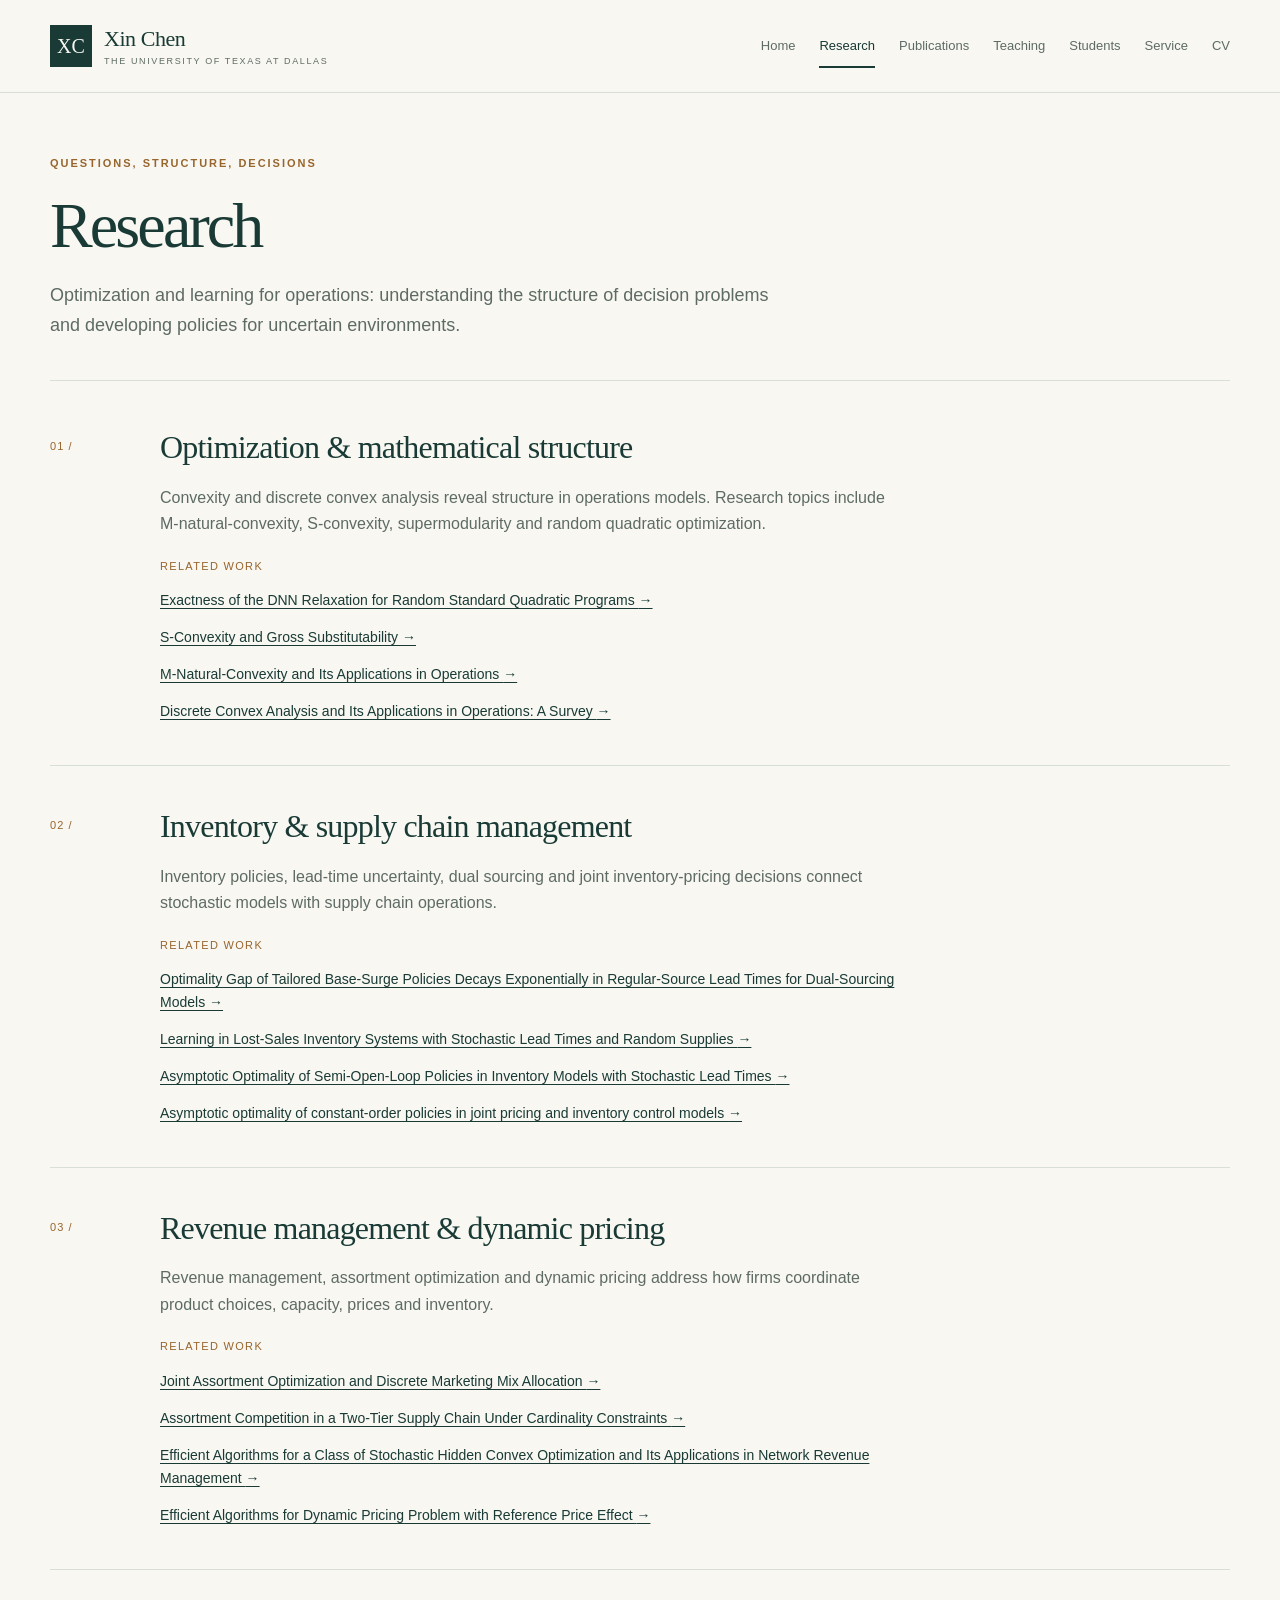
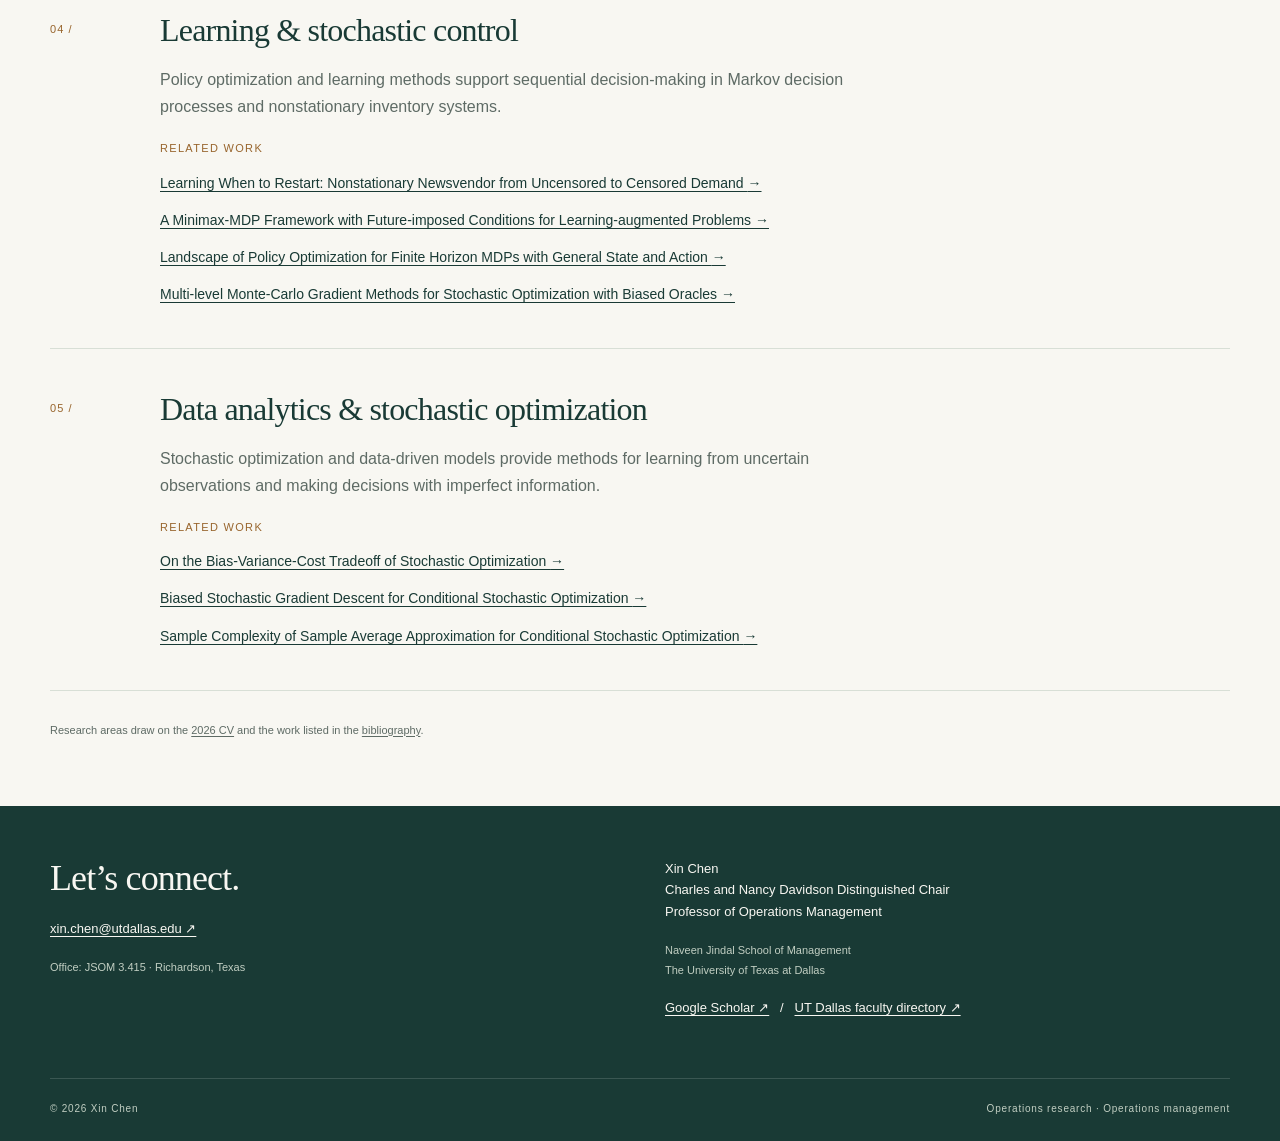
<file: research.html>
<!doctype html>
<html lang="en"><head><meta charset="utf-8"><meta name="viewport" content="width=device-width, initial-scale=1">
<title>Research | Xin Chen | UT Dallas</title><meta name="description" content="Xin Chen’s research in optimization, inventory and supply chains, revenue management, stochastic control and learning."><meta name="theme-color" content="#193a35">
<link rel="canonical" href="https://xinchen908.github.io/research.html"><link rel="icon" href="favicon.svg" type="image/svg+xml"><link rel="stylesheet" href="styles.css?v=20261021cv">
<meta property="og:title" content="Research | Xin Chen | UT Dallas"><meta property="og:description" content="Xin Chen’s research in optimization, inventory and supply chains, revenue management, stochastic control and learning."><meta property="og:type" content="website"><meta property="og:image" content="https://xinchen908.github.io/portrait.jpg">
<script src="site.js" defer></script></head><body>
<a class="skip" href="#main">Skip to content</a>
<header class="header"><div class="wrap header-inner"><a class="brand" href="index.html" aria-label="Xin Chen — home"><span class="monogram" aria-hidden="true">XC</span><span class="brand-name">Xin Chen<span class="brand-small">The University of Texas at Dallas</span></span></a>
<button class="menu-button" aria-controls="navigation" aria-expanded="false" type="button">Menu</button><nav class="nav" id="navigation" aria-label="Main navigation"><a href="index.html">Home</a><a href="research.html" aria-current="page">Research</a><a href="publications.html">Publications</a><a href="teaching.html">Teaching</a><a href="students.html">Students</a><a href="service.html">Service</a><a href="cv.html">CV</a></nav></div></header>
<main id="main"><div class="wrap"><header class="page-intro"><div class="eyebrow">Questions, structure, decisions</div><h1>Research</h1><p>Optimization and learning for operations: understanding the structure of decision problems and developing policies for uncertain environments.</p></header></div><div class="wrap content-section"><section class="research-topic"><span class="number">01 /</span><div><h2>Optimization &amp; mathematical structure</h2><p>Convexity and discrete convex analysis reveal structure in operations models. Research topics include M-natural-convexity, S-convexity, supermodularity and random quadratic optimization.</p><div class="section-label">Related work</div><a href="publications.html#paper-5" class="paper-link">Exactness of the DNN Relaxation for Random Standard Quadratic Programs <span aria-hidden="true">→</span></a><a href="publications.html#paper-22" class="paper-link">S-Convexity and Gross Substitutability <span aria-hidden="true">→</span></a><a href="publications.html#paper-29" class="paper-link">M-Natural-Convexity and Its Applications in Operations <span aria-hidden="true">→</span></a><a href="publications.html#paper-32" class="paper-link">Discrete Convex Analysis and Its Applications in Operations: A Survey <span aria-hidden="true">→</span></a></div></section><section class="research-topic"><span class="number">02 /</span><div><h2>Inventory &amp; supply chain management</h2><p>Inventory policies, lead-time uncertainty, dual sourcing and joint inventory-pricing decisions connect stochastic models with supply chain operations.</p><div class="section-label">Related work</div><a href="publications.html#paper-3" class="paper-link">Optimality Gap of Tailored Base-Surge Policies Decays Exponentially in Regular-Source Lead Times for Dual-Sourcing Models <span aria-hidden="true">→</span></a><a href="publications.html#paper-16" class="paper-link">Learning in Lost-Sales Inventory Systems with Stochastic Lead Times and Random Supplies <span aria-hidden="true">→</span></a><a href="publications.html#paper-18" class="paper-link">Asymptotic Optimality of Semi-Open-Loop Policies in Inventory Models with Stochastic Lead Times <span aria-hidden="true">→</span></a><a href="publications.html#paper-21" class="paper-link">Asymptotic optimality of constant-order policies in joint pricing and inventory control models <span aria-hidden="true">→</span></a></div></section><section class="research-topic"><span class="number">03 /</span><div><h2>Revenue management &amp; dynamic pricing</h2><p>Revenue management, assortment optimization and dynamic pricing address how firms coordinate product choices, capacity, prices and inventory.</p><div class="section-label">Related work</div><a href="publications.html#paper-10" class="paper-link">Joint Assortment Optimization and Discrete Marketing Mix Allocation <span aria-hidden="true">→</span></a><a href="publications.html#paper-11" class="paper-link">Assortment Competition in a Two-Tier Supply Chain Under Cardinality Constraints <span aria-hidden="true">→</span></a><a href="publications.html#paper-19" class="paper-link">Efficient Algorithms for a Class of Stochastic Hidden Convex Optimization and Its Applications in Network Revenue Management <span aria-hidden="true">→</span></a><a href="publications.html#paper-46" class="paper-link">Efficient Algorithms for Dynamic Pricing Problem with Reference Price Effect <span aria-hidden="true">→</span></a></div></section><section class="research-topic"><span class="number">04 /</span><div><h2>Learning &amp; stochastic control</h2><p>Policy optimization and learning methods support sequential decision-making in Markov decision processes and nonstationary inventory systems.</p><div class="section-label">Related work</div><a href="publications.html#paper-7" class="paper-link">Learning When to Restart: Nonstationary Newsvendor from Uncensored to Censored Demand <span aria-hidden="true">→</span></a><a href="publications.html#paper-13" class="paper-link">A Minimax-MDP Framework with Future-imposed Conditions for Learning-augmented Problems <span aria-hidden="true">→</span></a><a href="publications.html#paper-15" class="paper-link">Landscape of Policy Optimization for Finite Horizon MDPs with General State and Action <span aria-hidden="true">→</span></a><a href="publications.html#paper-17" class="paper-link">Multi-level Monte-Carlo Gradient Methods for Stochastic Optimization with Biased Oracles <span aria-hidden="true">→</span></a></div></section><section class="research-topic"><span class="number">05 /</span><div><h2>Data analytics &amp; stochastic optimization</h2><p>Stochastic optimization and data-driven models provide methods for learning from uncertain observations and making decisions with imperfect information.</p><div class="section-label">Related work</div><a href="publications.html#paper-28" class="paper-link">On the Bias-Variance-Cost Tradeoff of Stochastic Optimization <span aria-hidden="true">→</span></a><a href="publications.html#paper-36" class="paper-link">Biased Stochastic Gradient Descent for Conditional Stochastic Optimization <span aria-hidden="true">→</span></a><a href="publications.html#paper-38" class="paper-link">Sample Complexity of Sample Average Approximation for Conditional Stochastic Optimization <span aria-hidden="true">→</span></a></div></section><p class="source-line">Research areas draw on the <a href="XinChen-CV_2026.pdf">2026 CV</a> and the work listed in the <a href="publications.html">bibliography</a>.</p></div></main>
<footer class="footer"><div class="wrap"><div class="footer-main"><div><h2>Let’s connect.</h2><p><a href="mailto:xin.chen@utdallas.edu">xin.chen@utdallas.edu ↗</a></p><small>Office: JSOM 3.415 · Richardson, Texas</small></div><div><p>Xin Chen<br>Charles and Nancy Davidson Distinguished Chair<br>Professor of Operations Management</p><small>Naveen Jindal School of Management<br>The University of Texas at Dallas</small><p style="margin-top:16px"><a href="https://scholar.google.com/citations?user=iqSx2rYAAAAJ&amp;hl=en">Google Scholar ↗</a> &nbsp; / &nbsp; <a href="https://jindal.utdallas.edu/faculty/">UT Dallas faculty directory ↗</a></p></div></div><div class="footer-bottom"><span>© 2026 Xin Chen</span><span>Operations research · Operations management</span></div></div></footer>
</body></html>
</file>
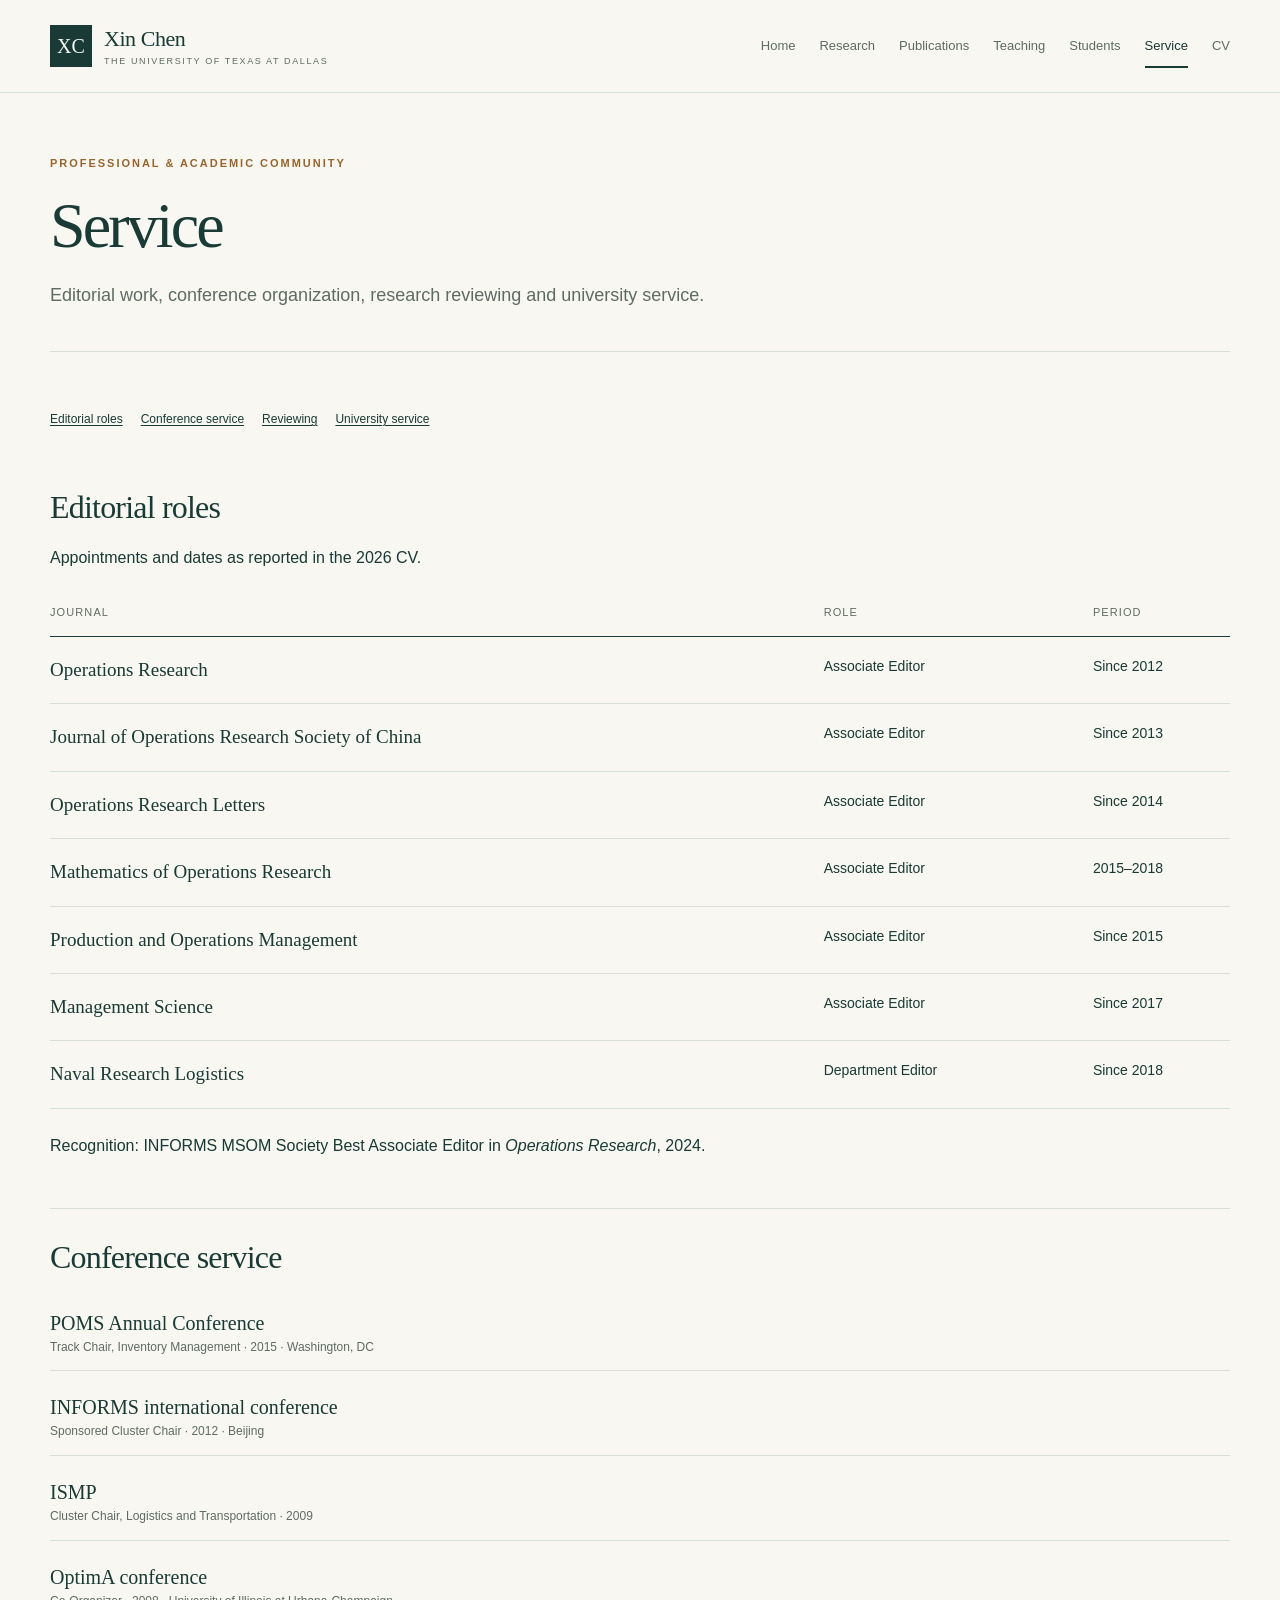
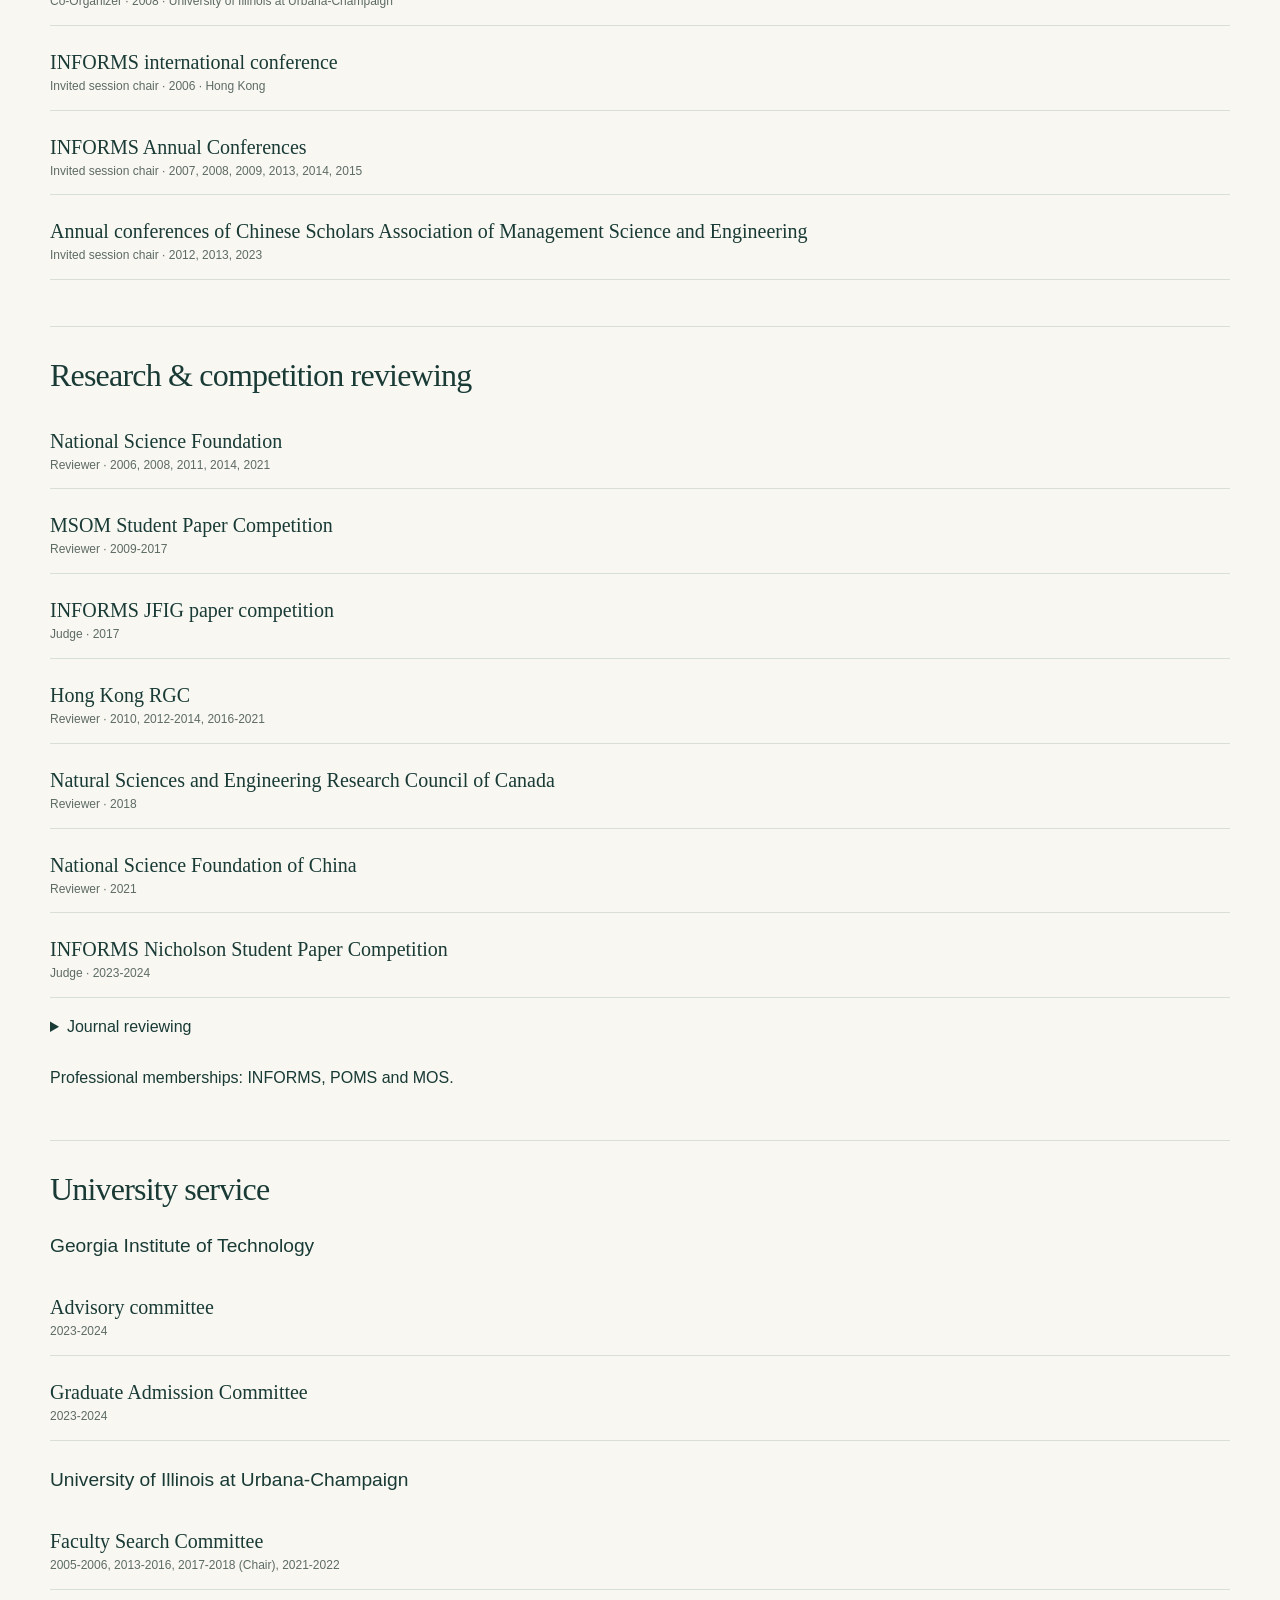
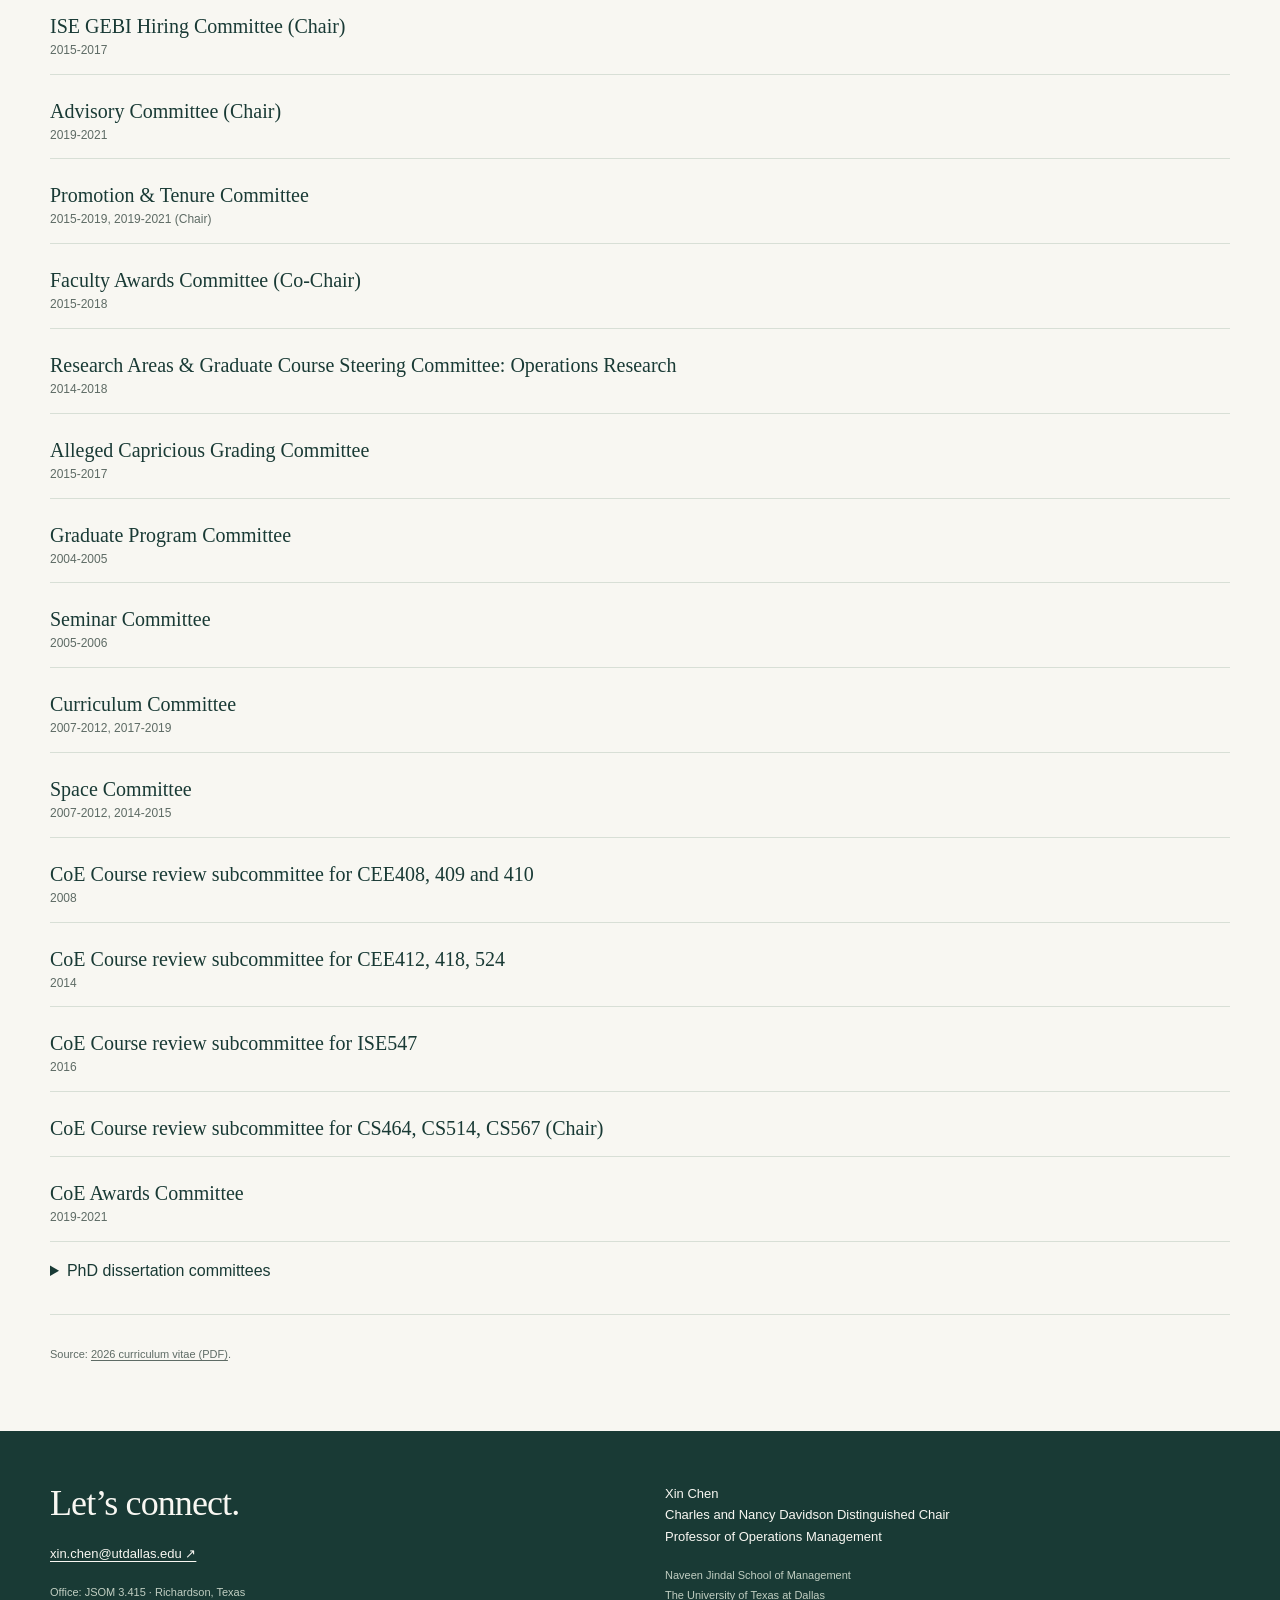
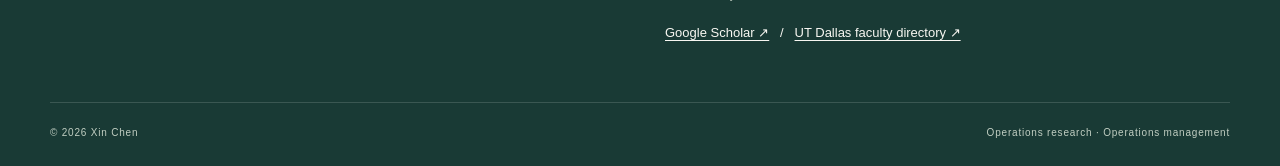
<file: service.html>
<!doctype html>
<html lang="en"><head><meta charset="utf-8"><meta name="viewport" content="width=device-width, initial-scale=1">
<title>Service | Xin Chen | UT Dallas</title><meta name="description" content="Xin Chen’s editorial, professional and university service, updated from the 2026 curriculum vitae."><meta name="theme-color" content="#193a35">
<link rel="canonical" href="https://xinchen908.github.io/service.html"><link rel="icon" href="favicon.svg" type="image/svg+xml"><link rel="stylesheet" href="styles.css?v=20261021cv">
<meta property="og:title" content="Service | Xin Chen | UT Dallas"><meta property="og:description" content="Xin Chen’s editorial, professional and university service, updated from the 2026 curriculum vitae."><meta property="og:type" content="website"><meta property="og:image" content="https://xinchen908.github.io/portrait.jpg">
<script src="site.js" defer></script></head><body>
<a class="skip" href="#main">Skip to content</a>
<header class="header"><div class="wrap header-inner"><a class="brand" href="index.html" aria-label="Xin Chen — home"><span class="monogram" aria-hidden="true">XC</span><span class="brand-name">Xin Chen<span class="brand-small">The University of Texas at Dallas</span></span></a>
<button class="menu-button" aria-controls="navigation" aria-expanded="false" type="button">Menu</button><nav class="nav" id="navigation" aria-label="Main navigation"><a href="index.html">Home</a><a href="research.html">Research</a><a href="publications.html">Publications</a><a href="teaching.html">Teaching</a><a href="students.html">Students</a><a href="service.html" aria-current="page">Service</a><a href="cv.html">CV</a></nav></div></header>
<main id="main"><div class="wrap"><header class="page-intro"><div class="eyebrow">Professional & academic community</div><h1>Service</h1><p>Editorial work, conference organization, research reviewing and university service.</p></header></div><div class="wrap content-section"><div class="anchor-links"><a href="#editorial">Editorial roles</a><a href="#conference">Conference service</a><a href="#reviewing">Reviewing</a><a href="#university">University service</a></div><section class="stack-section" id="editorial"><h2>Editorial roles</h2><p>Appointments and dates as reported in the 2026 CV.</p><table class="data-table"><thead><tr><th scope="col">Journal</th><th scope="col">Role</th><th scope="col">Period</th></tr></thead><tbody><tr><td>Operations Research</td><td>Associate Editor</td><td>Since 2012</td></tr><tr><td>Journal of Operations Research Society of China</td><td>Associate Editor</td><td>Since 2013</td></tr><tr><td>Operations Research Letters</td><td>Associate Editor</td><td>Since 2014</td></tr><tr><td>Mathematics of Operations Research</td><td>Associate Editor</td><td>2015–2018</td></tr><tr><td>Production and Operations Management</td><td>Associate Editor</td><td>Since 2015</td></tr><tr><td>Management Science</td><td>Associate Editor</td><td>Since 2017</td></tr><tr><td>Naval Research Logistics</td><td>Department Editor</td><td>Since 2018</td></tr></tbody></table><p style="margin-top:24px">Recognition: INFORMS MSOM Society Best Associate Editor in <em>Operations Research</em>, 2024.</p></section><section class="stack-section" id="conference"><h2>Conference service</h2><ul class="clean-list"><li><strong>POMS Annual Conference</strong><span>Track Chair, Inventory Management · 2015 · Washington, DC</span></li><li><strong>INFORMS international conference</strong><span>Sponsored Cluster Chair · 2012 · Beijing</span></li><li><strong>ISMP</strong><span>Cluster Chair, Logistics and Transportation · 2009</span></li><li><strong>OptimA conference</strong><span>Co-Organizer · 2008 · University of Illinois at Urbana-Champaign</span></li><li><strong>INFORMS international conference</strong><span>Invited session chair · 2006 · Hong Kong</span></li><li><strong>INFORMS Annual Conferences</strong><span>Invited session chair · 2007, 2008, 2009, 2013, 2014, 2015</span></li><li><strong>Annual conferences of Chinese Scholars Association of Management Science and Engineering</strong><span>Invited session chair · 2012, 2013, 2023</span></li></ul></section><section class="stack-section" id="reviewing"><h2>Research &amp; competition reviewing</h2><ul class="clean-list"><li><strong>National Science Foundation</strong><span>Reviewer · 2006, 2008, 2011, 2014, 2021</span></li><li><strong>MSOM Student Paper Competition</strong><span>Reviewer · 2009-2017</span></li><li><strong>INFORMS JFIG paper competition</strong><span>Judge · 2017</span></li><li><strong>Hong Kong RGC</strong><span>Reviewer · 2010, 2012-2014, 2016-2021</span></li><li><strong>Natural Sciences and Engineering Research Council of Canada</strong><span>Reviewer · 2018</span></li><li><strong>National Science Foundation of China</strong><span>Reviewer · 2021</span></li><li><strong>INFORMS Nicholson Student Paper Competition</strong><span>Judge · 2023-2024</span></li></ul><details><summary>Journal reviewing</summary><ul><li>Management Science</li><li>Mathematics of Operations Research</li><li>Operations Research</li><li>Mathematical Programming</li><li>SIAM Journal on Optimization</li><li>Manufacturing &amp; Service Operations Management</li><li>Production and Operations Management</li><li>Transportation Science</li><li>INFORMS Journal on Computing</li><li>Operations Research Letters</li><li>Naval Research Logistics</li><li>Journal of Global Optimization</li><li>Journal of Optimization Theory and its Applications</li><li>Computational Optimization and Applications</li><li>Networks</li><li>IIE Transactions</li><li>European Journal of Operational Research</li><li>European Review of Agricultural Economics</li><li>International Journal of Production Economics</li><li>Asia Pacific Journal of Operations Research</li><li>Decision Support Systems</li><li>Pacific Journal of Optimization</li><li>Mathematical Methods of Operations Research</li><li>Journal of Applied Mathematics and Computing</li><li>Optimization Methods and Software</li></ul></details><p style="margin-top:24px">Professional memberships: INFORMS, POMS and MOS.</p></section><section class="stack-section" id="university"><h2>University service</h2><h3>Georgia Institute of Technology</h3><ul class="clean-list"><li><strong>Advisory committee</strong><span>2023-2024</span></li><li><strong>Graduate Admission Committee</strong><span>2023-2024</span></li></ul><h3>University of Illinois at Urbana-Champaign</h3><ul class="clean-list"><li><strong>Faculty Search Committee</strong><span>2005-2006, 2013-2016, 2017-2018 (Chair), 2021-2022</span></li><li><strong>ISE GEBI Hiring Committee (Chair)</strong><span>2015-2017</span></li><li><strong>Advisory Committee (Chair)</strong><span>2019-2021</span></li><li><strong>Promotion &amp; Tenure Committee</strong><span>2015-2019, 2019-2021 (Chair)</span></li><li><strong>Faculty Awards Committee (Co-Chair)</strong><span>2015-2018</span></li><li><strong>Research Areas &amp; Graduate Course Steering Committee: Operations Research</strong><span>2014-2018</span></li><li><strong>Alleged Capricious Grading Committee</strong><span>2015-2017</span></li><li><strong>Graduate Program Committee</strong><span>2004-2005</span></li><li><strong>Seminar Committee</strong><span>2005-2006</span></li><li><strong>Curriculum Committee</strong><span>2007-2012, 2017-2019</span></li><li><strong>Space Committee</strong><span>2007-2012, 2014-2015</span></li><li><strong>CoE Course review subcommittee for CEE408, 409 and 410</strong><span>2008</span></li><li><strong>CoE Course review subcommittee for CEE412, 418, 524</strong><span>2014</span></li><li><strong>CoE Course review subcommittee for ISE547</strong><span>2016</span></li><li><strong>CoE Course review subcommittee for CS464, CS514, CS567 (Chair)</strong></li><li><strong>CoE Awards Committee</strong><span>2019-2021</span></li></ul><details><summary>PhD dissertation committees</summary><ul><li>Kang Li · 2008</li><li>Alex Nikolaev · 2008</li><li>Xiaopeng Li · 2010 · UIUC CEE</li><li>Golshid Baharian · 2014</li><li>Ketan Date · 2016</li><li>Arash Khatib · 2016</li><li>Zhaodong Wang · 2017 · UIUC CEE</li><li>Siyang Xie · 2018</li><li>Youngsoo Kim · 2018 · UIUC School of Business</li><li>Will Ma · 2018 · MIT</li><li>Wenda Zhang · 2020 · UIUC ISE</li><li>Chongda Liu · 2021 · UIUC Math</li><li>Weihua Zhang · 2021 · UBC</li><li>Siqi Zhang · 2022 · UIUC ISE</li><li>Dawei Li · 2022 · UIUC ISE</li><li>Nocera Fabrizio · 2022 · UIUC CEE</li></ul></details></section><p class="source-line">Source: <a href="XinChen-CV_2026.pdf">2026 curriculum vitae (PDF)</a>.</p></div></main>
<footer class="footer"><div class="wrap"><div class="footer-main"><div><h2>Let’s connect.</h2><p><a href="mailto:xin.chen@utdallas.edu">xin.chen@utdallas.edu ↗</a></p><small>Office: JSOM 3.415 · Richardson, Texas</small></div><div><p>Xin Chen<br>Charles and Nancy Davidson Distinguished Chair<br>Professor of Operations Management</p><small>Naveen Jindal School of Management<br>The University of Texas at Dallas</small><p style="margin-top:16px"><a href="https://scholar.google.com/citations?user=iqSx2rYAAAAJ&amp;hl=en">Google Scholar ↗</a> &nbsp; / &nbsp; <a href="https://jindal.utdallas.edu/faculty/">UT Dallas faculty directory ↗</a></p></div></div><div class="footer-bottom"><span>© 2026 Xin Chen</span><span>Operations research · Operations management</span></div></div></footer>
</body></html>
</file>
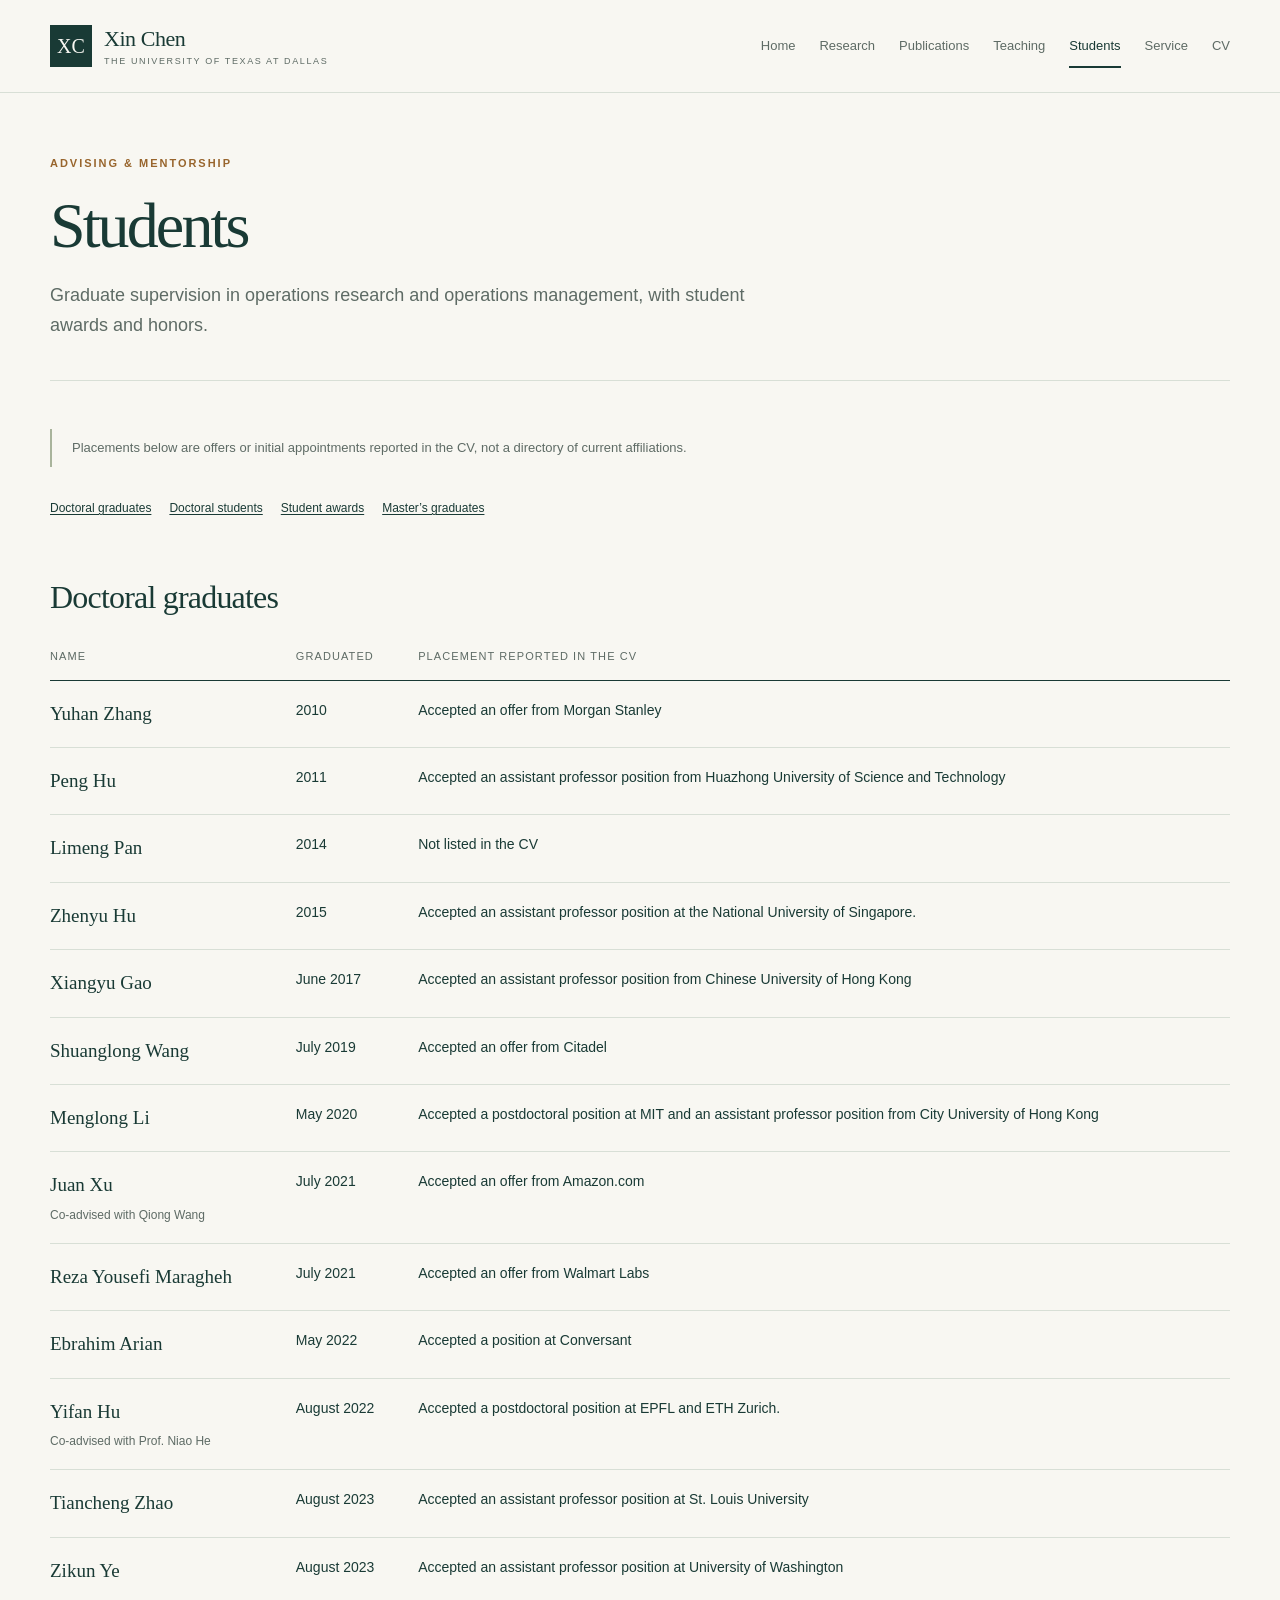
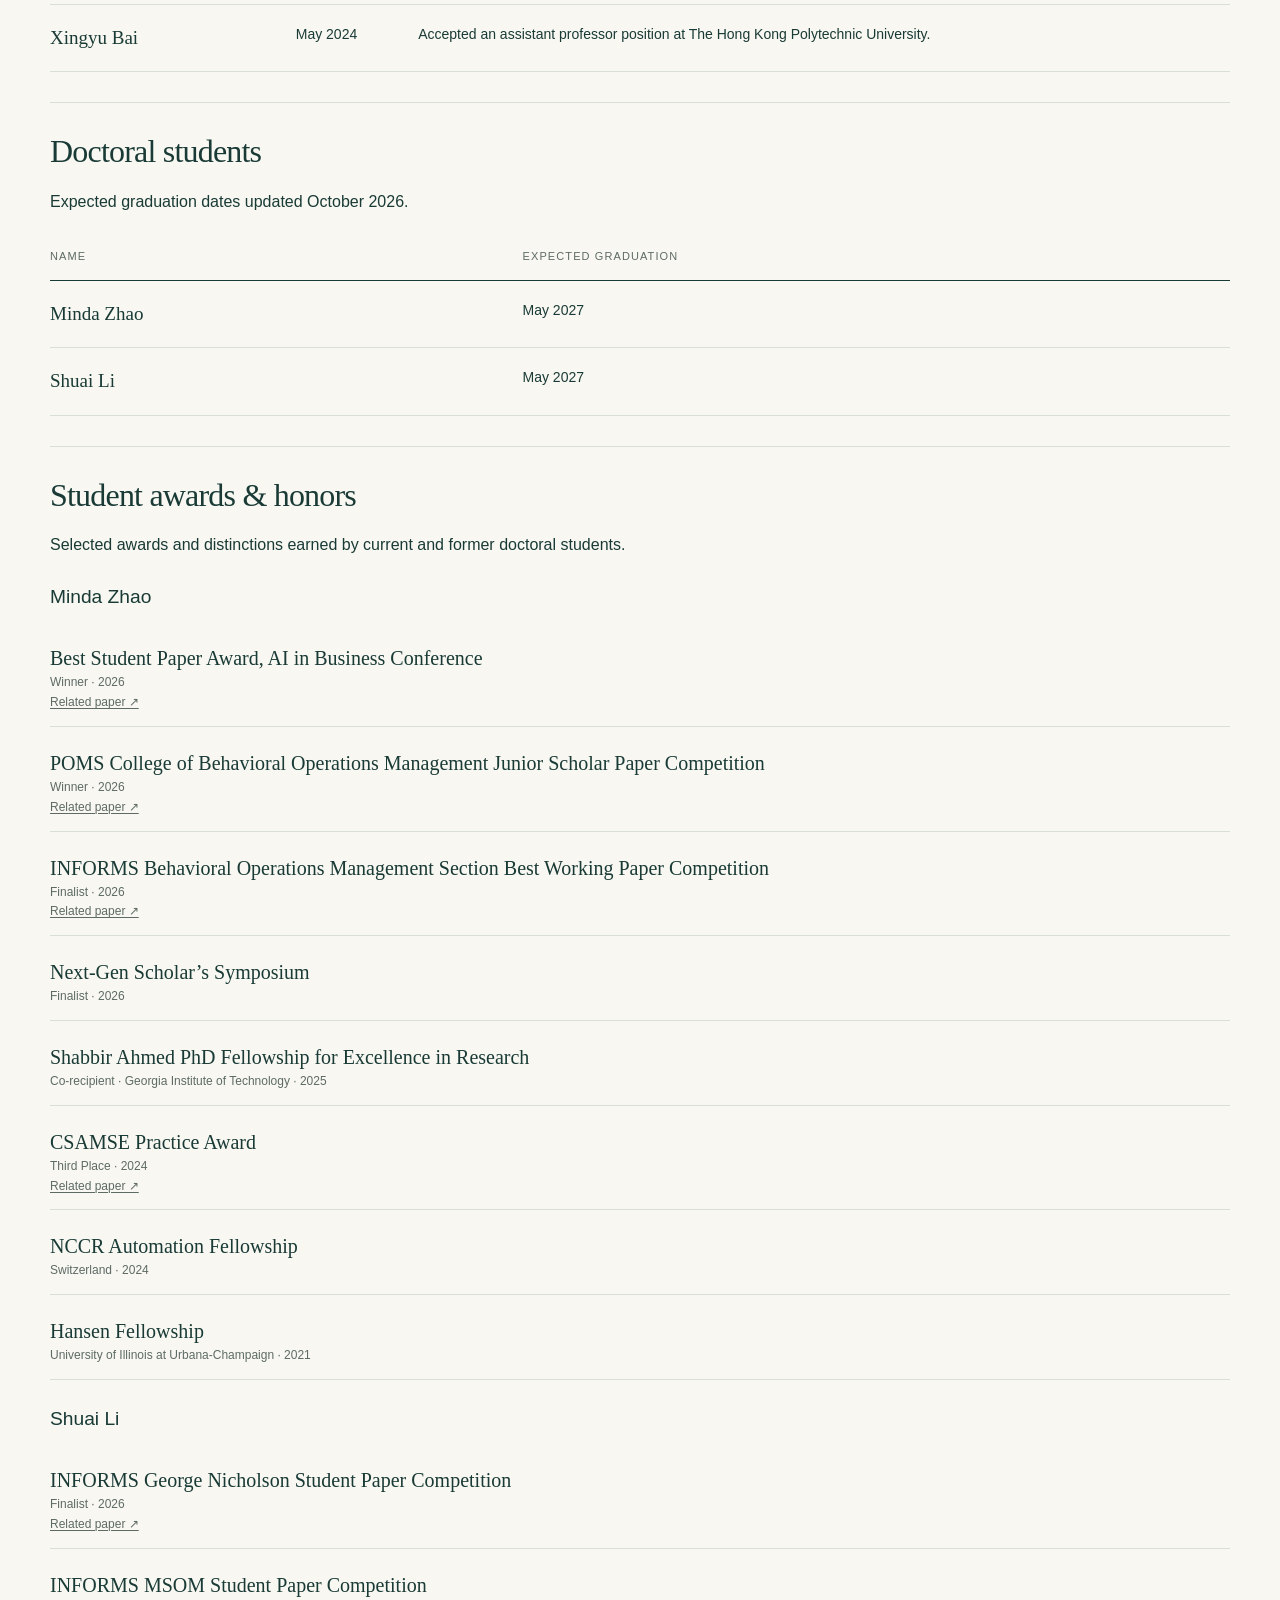
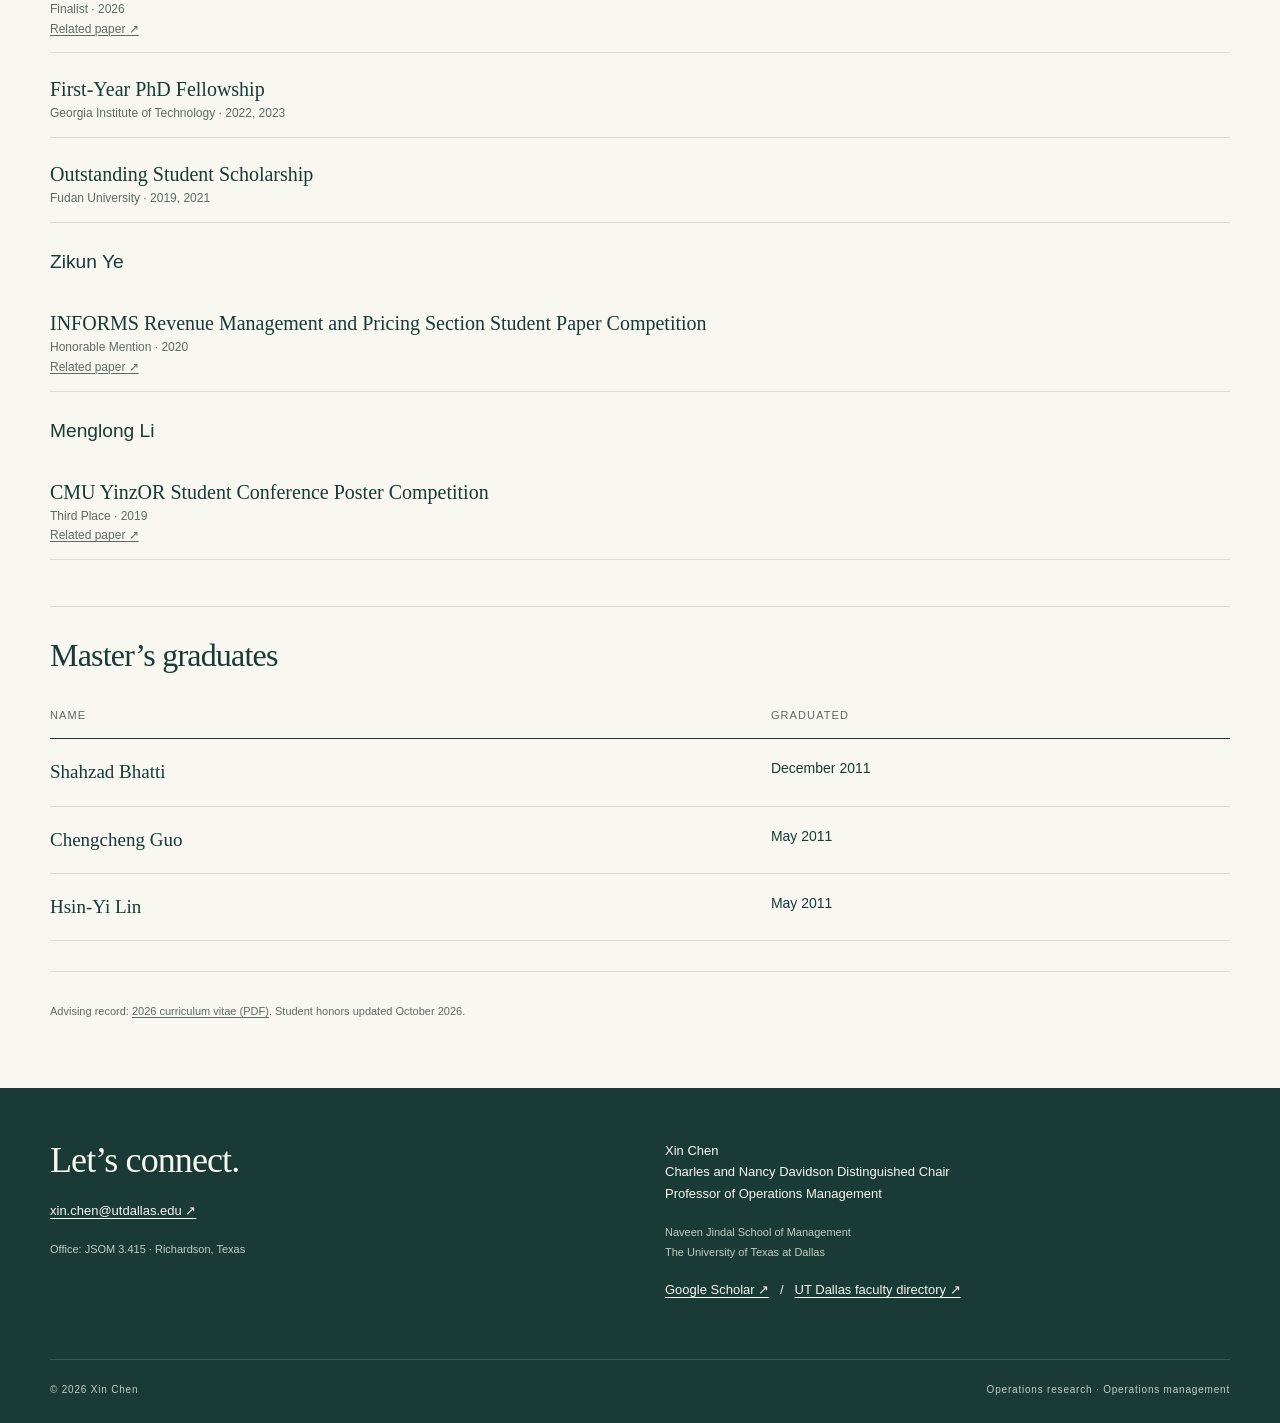
<file: students.html>
<!doctype html>
<html lang="en"><head><meta charset="utf-8"><meta name="viewport" content="width=device-width, initial-scale=1">
<title>Students | Xin Chen | UT Dallas</title><meta name="description" content="Xin Chen’s graduate students, reported placements and selected student awards and honors."><meta name="theme-color" content="#193a35">
<link rel="canonical" href="https://xinchen908.github.io/students.html"><link rel="icon" href="favicon.svg" type="image/svg+xml"><link rel="stylesheet" href="styles.css?v=20261021cv">
<meta property="og:title" content="Students | Xin Chen | UT Dallas"><meta property="og:description" content="Xin Chen’s graduate students, reported placements and selected student awards and honors."><meta property="og:type" content="website"><meta property="og:image" content="https://xinchen908.github.io/portrait.jpg">
<script src="site.js" defer></script></head><body>
<a class="skip" href="#main">Skip to content</a>
<header class="header"><div class="wrap header-inner"><a class="brand" href="index.html" aria-label="Xin Chen — home"><span class="monogram" aria-hidden="true">XC</span><span class="brand-name">Xin Chen<span class="brand-small">The University of Texas at Dallas</span></span></a>
<button class="menu-button" aria-controls="navigation" aria-expanded="false" type="button">Menu</button><nav class="nav" id="navigation" aria-label="Main navigation"><a href="index.html">Home</a><a href="research.html">Research</a><a href="publications.html">Publications</a><a href="teaching.html">Teaching</a><a href="students.html" aria-current="page">Students</a><a href="service.html">Service</a><a href="cv.html">CV</a></nav></div></header>
<main id="main"><div class="wrap"><header class="page-intro"><div class="eyebrow">Advising & mentorship</div><h1>Students</h1><p>Graduate supervision in operations research and operations management, with student awards and honors.</p></header></div><div class="wrap content-section"><aside class="note"><p>Placements below are offers or initial appointments reported in the CV, not a directory of current affiliations.</p></aside><div class="anchor-links"><a href="#doctoral-graduates">Doctoral graduates</a><a href="#other-students">Doctoral students</a><a href="#student-awards">Student awards</a><a href="#masters">Master’s graduates</a></div><section class="stack-section" id="doctoral-graduates"><h2>Doctoral graduates</h2><table class="data-table"><thead><tr><th scope="col">Name</th><th scope="col">Graduated</th><th scope="col">Placement reported in the CV</th></tr></thead><tbody><tr><td>Yuhan Zhang</td><td>2010</td><td>Accepted an offer from Morgan Stanley</td></tr><tr><td>Peng Hu</td><td>2011</td><td>Accepted an assistant professor position from Huazhong University of Science and Technology</td></tr><tr><td>Limeng Pan</td><td>2014</td><td>Not listed in the CV</td></tr><tr><td>Zhenyu Hu</td><td>2015</td><td>Accepted an assistant professor position at the National University of Singapore.</td></tr><tr><td>Xiangyu Gao</td><td>June 2017</td><td>Accepted an assistant professor position from Chinese University of Hong Kong</td></tr><tr><td>Shuanglong Wang</td><td>July 2019</td><td>Accepted an offer from Citadel</td></tr><tr><td>Menglong Li</td><td>May 2020</td><td>Accepted a postdoctoral position at MIT and an assistant professor position from City University of Hong Kong</td></tr><tr><td>Juan Xu<small>Co-advised with Qiong Wang</small></td><td>July 2021</td><td>Accepted an offer from Amazon.com</td></tr><tr><td>Reza Yousefi Maragheh</td><td>July 2021</td><td>Accepted an offer from Walmart Labs</td></tr><tr><td>Ebrahim Arian</td><td>May 2022</td><td>Accepted a position at Conversant</td></tr><tr><td>Yifan Hu<small>Co-advised with Prof. Niao He</small></td><td>August 2022</td><td>Accepted a postdoctoral position at EPFL and ETH Zurich.</td></tr><tr><td>Tiancheng Zhao</td><td>August 2023</td><td>Accepted an assistant professor position at St. Louis University</td></tr><tr><td>Zikun Ye</td><td>August 2023</td><td>Accepted an assistant professor position at University of Washington</td></tr><tr><td>Xingyu Bai</td><td>May 2024</td><td>Accepted an assistant professor position at The Hong Kong Polytechnic University.</td></tr></tbody></table></section><span id="historical-candidates"></span><section class="stack-section" id="other-students"><h2>Doctoral students</h2><p>Expected graduation dates updated October 2026.</p><table class="data-table"><thead><tr><th scope="col">Name</th><th scope="col">Expected graduation</th></tr></thead><tbody><tr><td>Minda Zhao</td><td>May 2027</td></tr><tr><td>Shuai Li</td><td>May 2027</td></tr></tbody></table></section><section class="stack-section" id="student-awards"><h2>Student awards &amp; honors</h2><p>Selected awards and distinctions earned by current and former doctoral students.</p><article id="minda-zhao-awards"><h3>Minda Zhao</h3><ul class="clean-list"><li><strong>Best Student Paper Award, AI in Business Conference</strong><span>Winner · 2026</span><span><a href="publications.html#paper-14">Related paper ↗</a></span></li><li><strong>POMS College of Behavioral Operations Management Junior Scholar Paper Competition</strong><span>Winner · 2026</span><span><a href="publications.html#paper-14">Related paper ↗</a></span></li><li><strong>INFORMS Behavioral Operations Management Section Best Working Paper Competition</strong><span>Finalist · 2026</span><span><a href="publications.html#paper-14">Related paper ↗</a></span></li><li><strong>Next-Gen Scholar’s Symposium</strong><span>Finalist · 2026</span></li><li><strong>Shabbir Ahmed PhD Fellowship for Excellence in Research</strong><span>Co-recipient · Georgia Institute of Technology · 2025</span></li><li><strong>CSAMSE Practice Award</strong><span>Third Place · 2024</span><span><a href="publications.html#paper-14">Related paper ↗</a></span></li><li><strong>NCCR Automation Fellowship</strong><span>Switzerland · 2024</span></li><li><strong>Hansen Fellowship</strong><span>University of Illinois at Urbana-Champaign · 2021</span></li></ul></article><article id="shuai-li-awards"><h3>Shuai Li</h3><ul class="clean-list"><li><strong>INFORMS George Nicholson Student Paper Competition</strong><span>Finalist · 2026</span><span><a href="publications.html#paper-3">Related paper ↗</a></span></li><li><strong>INFORMS MSOM Student Paper Competition</strong><span>Finalist · 2026</span><span><a href="publications.html#paper-3">Related paper ↗</a></span></li><li><strong>First-Year PhD Fellowship</strong><span>Georgia Institute of Technology · 2022, 2023</span></li><li><strong>Outstanding Student Scholarship</strong><span>Fudan University · 2019, 2021</span></li></ul></article><article id="zikun-ye-awards"><h3>Zikun Ye</h3><ul class="clean-list"><li><strong>INFORMS Revenue Management and Pricing Section Student Paper Competition</strong><span>Honorable Mention · 2020</span><span><a href="publications.html#paper-27">Related paper ↗</a></span></li></ul></article><article id="menglong-li-awards"><h3>Menglong Li</h3><ul class="clean-list"><li><strong>CMU YinzOR Student Conference Poster Competition</strong><span>Third Place · 2019</span><span><a href="publications.html#paper-29">Related paper ↗</a></span></li></ul></article></section><section class="stack-section" id="masters"><h2>Master’s graduates</h2><table class="data-table"><thead><tr><th scope="col">Name</th><th scope="col">Graduated</th></tr></thead><tbody><tr><td>Shahzad Bhatti</td><td>December 2011</td></tr><tr><td>Chengcheng Guo</td><td>May 2011</td></tr><tr><td>Hsin-Yi Lin</td><td>May 2011</td></tr></tbody></table></section><p class="source-line">Advising record: <a href="XinChen-CV_2026.pdf">2026 curriculum vitae (PDF)</a>. Student honors updated October 2026.</p></div></main>
<footer class="footer"><div class="wrap"><div class="footer-main"><div><h2>Let’s connect.</h2><p><a href="mailto:xin.chen@utdallas.edu">xin.chen@utdallas.edu ↗</a></p><small>Office: JSOM 3.415 · Richardson, Texas</small></div><div><p>Xin Chen<br>Charles and Nancy Davidson Distinguished Chair<br>Professor of Operations Management</p><small>Naveen Jindal School of Management<br>The University of Texas at Dallas</small><p style="margin-top:16px"><a href="https://scholar.google.com/citations?user=iqSx2rYAAAAJ&amp;hl=en">Google Scholar ↗</a> &nbsp; / &nbsp; <a href="https://jindal.utdallas.edu/faculty/">UT Dallas faculty directory ↗</a></p></div></div><div class="footer-bottom"><span>© 2026 Xin Chen</span><span>Operations research · Operations management</span></div></div></footer>
</body></html>
</file>
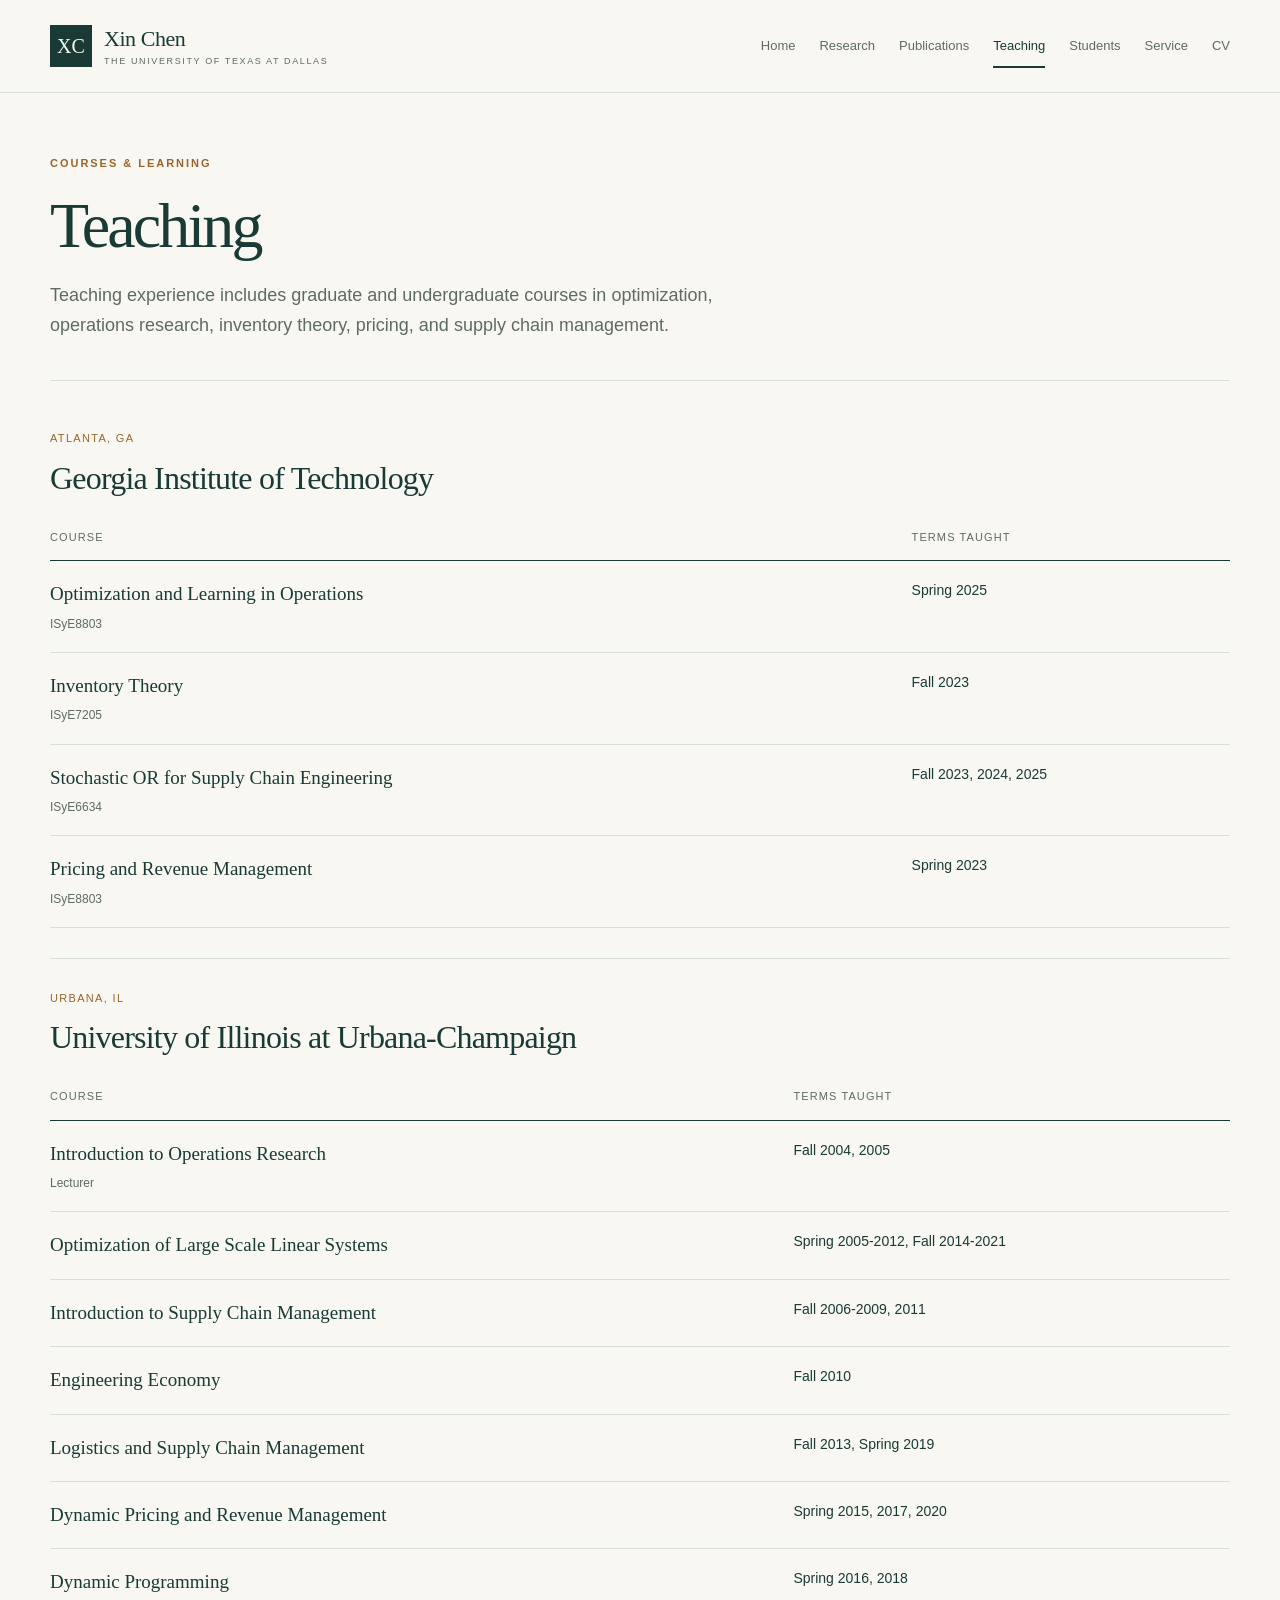
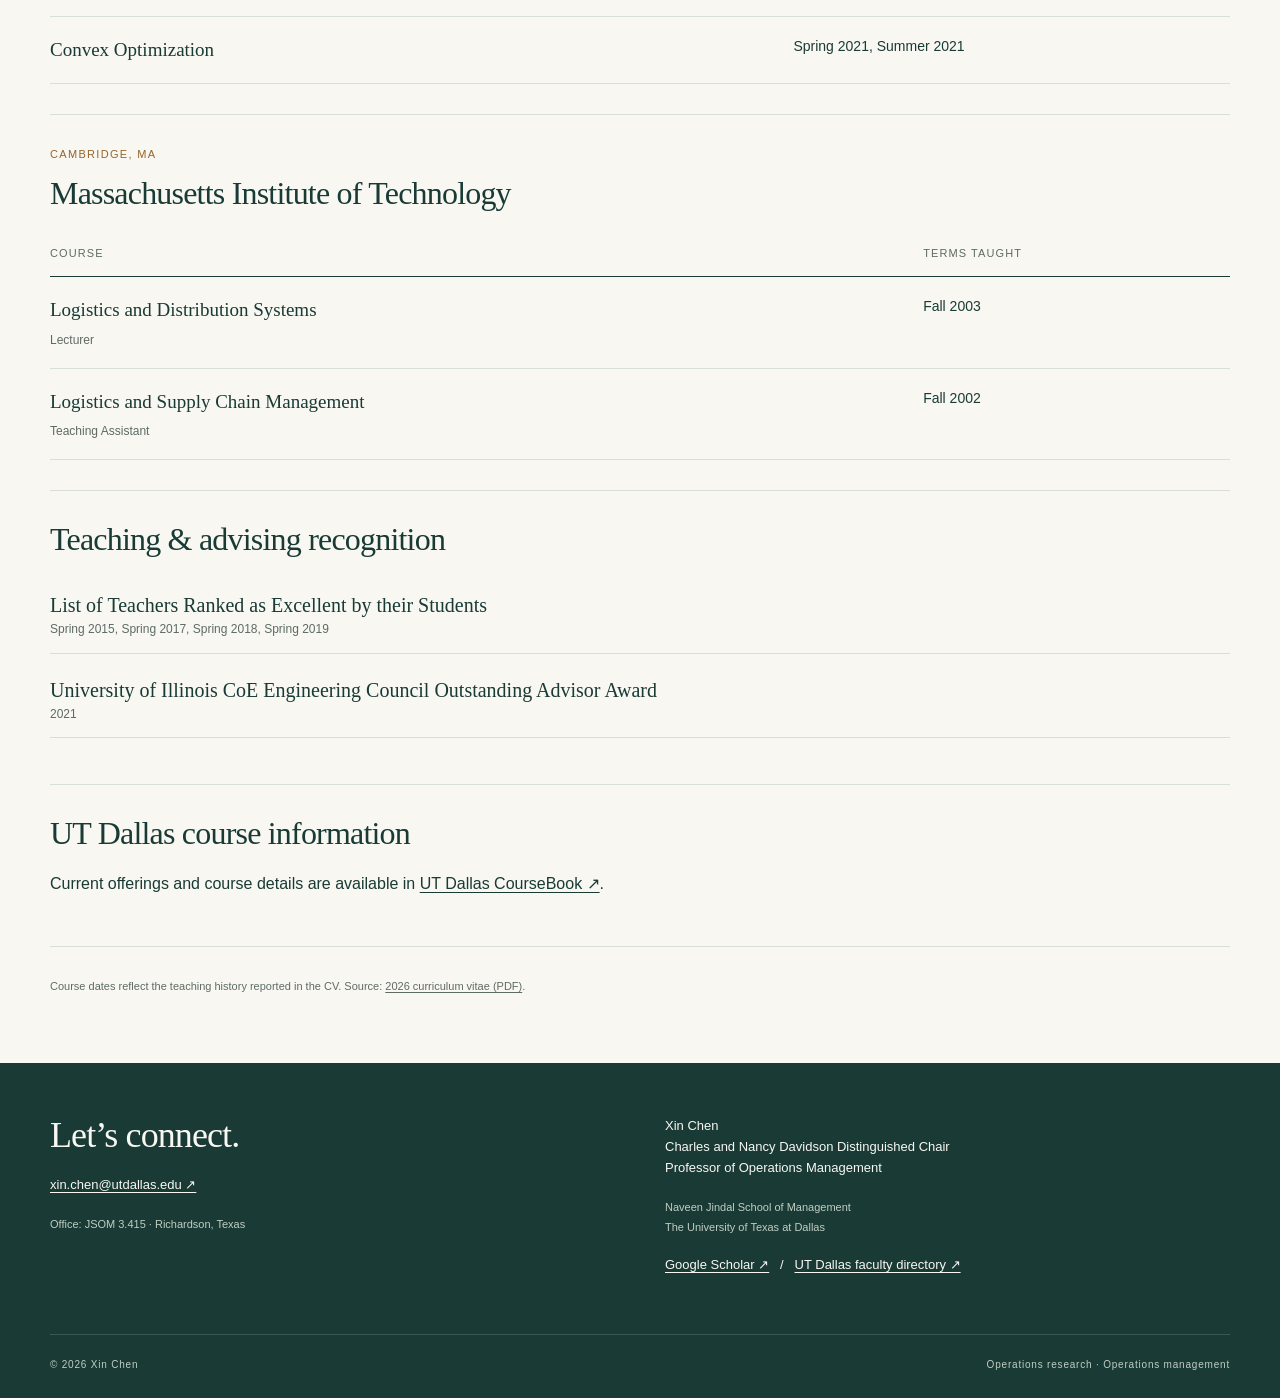
<file: teaching.html>
<!doctype html>
<html lang="en"><head><meta charset="utf-8"><meta name="viewport" content="width=device-width, initial-scale=1">
<title>Teaching | Xin Chen | UT Dallas</title><meta name="description" content="Xin Chen’s teaching in operations research, optimization, inventory, revenue management and supply chains, updated from the 2026 CV."><meta name="theme-color" content="#193a35">
<link rel="canonical" href="https://xinchen908.github.io/teaching.html"><link rel="icon" href="favicon.svg" type="image/svg+xml"><link rel="stylesheet" href="styles.css?v=20261021cv">
<meta property="og:title" content="Teaching | Xin Chen | UT Dallas"><meta property="og:description" content="Xin Chen’s teaching in operations research, optimization, inventory, revenue management and supply chains, updated from the 2026 CV."><meta property="og:type" content="website"><meta property="og:image" content="https://xinchen908.github.io/portrait.jpg">
<script src="site.js" defer></script></head><body>
<a class="skip" href="#main">Skip to content</a>
<header class="header"><div class="wrap header-inner"><a class="brand" href="index.html" aria-label="Xin Chen — home"><span class="monogram" aria-hidden="true">XC</span><span class="brand-name">Xin Chen<span class="brand-small">The University of Texas at Dallas</span></span></a>
<button class="menu-button" aria-controls="navigation" aria-expanded="false" type="button">Menu</button><nav class="nav" id="navigation" aria-label="Main navigation"><a href="index.html">Home</a><a href="research.html">Research</a><a href="publications.html">Publications</a><a href="teaching.html" aria-current="page">Teaching</a><a href="students.html">Students</a><a href="service.html">Service</a><a href="cv.html">CV</a></nav></div></header>
<main id="main"><div class="wrap"><header class="page-intro"><div class="eyebrow">Courses & learning</div><h1>Teaching</h1><p>Teaching experience includes graduate and undergraduate courses in optimization, operations research, inventory theory, pricing, and supply chain management.</p></header></div><div class="wrap content-section"><section class="stack-section"><div class="section-label">Atlanta, GA</div><h2>Georgia Institute of Technology</h2><table class="data-table"><thead><tr><th scope="col">Course</th><th scope="col">Terms taught</th></tr></thead><tbody><tr><td>Optimization and Learning in Operations<small>ISyE8803</small></td><td>Spring 2025</td></tr><tr><td>Inventory Theory<small>ISyE7205</small></td><td>Fall 2023</td></tr><tr><td>Stochastic OR for Supply Chain Engineering<small>ISyE6634</small></td><td>Fall 2023, 2024, 2025</td></tr><tr><td>Pricing and Revenue Management<small>ISyE8803</small></td><td>Spring 2023</td></tr></tbody></table></section><section class="stack-section"><div class="section-label">Urbana, IL</div><h2>University of Illinois at Urbana-Champaign</h2><table class="data-table"><thead><tr><th scope="col">Course</th><th scope="col">Terms taught</th></tr></thead><tbody><tr><td>Introduction to Operations Research<small>Lecturer</small></td><td>Fall 2004, 2005</td></tr><tr><td>Optimization of Large Scale Linear Systems</td><td>Spring 2005-2012, Fall 2014-2021</td></tr><tr><td>Introduction to Supply Chain Management</td><td>Fall 2006-2009, 2011</td></tr><tr><td>Engineering Economy</td><td>Fall 2010</td></tr><tr><td>Logistics and Supply Chain Management</td><td>Fall 2013, Spring 2019</td></tr><tr><td>Dynamic Pricing and Revenue Management</td><td>Spring 2015, 2017, 2020</td></tr><tr><td>Dynamic Programming</td><td>Spring 2016, 2018</td></tr><tr><td>Convex Optimization</td><td>Spring 2021, Summer 2021</td></tr></tbody></table></section><section class="stack-section"><div class="section-label">Cambridge, MA</div><h2>Massachusetts Institute of Technology</h2><table class="data-table"><thead><tr><th scope="col">Course</th><th scope="col">Terms taught</th></tr></thead><tbody><tr><td>Logistics and Distribution Systems<small>Lecturer</small></td><td>Fall 2003</td></tr><tr><td>Logistics and Supply Chain Management<small>Teaching Assistant</small></td><td>Fall 2002</td></tr></tbody></table></section><section class="stack-section"><h2>Teaching &amp; advising recognition</h2><ul class="clean-list"><li><strong>List of Teachers Ranked as Excellent by their Students</strong><span>Spring 2015, Spring 2017, Spring 2018, Spring 2019</span></li><li><strong>University of Illinois CoE Engineering Council Outstanding Advisor Award</strong><span>2021</span></li></ul></section><section class="stack-section"><h2>UT Dallas course information</h2><p>Current offerings and course details are available in <a href="https://coursebook.utdallas.edu/">UT Dallas CourseBook ↗</a>.</p></section><p class="source-line">Course dates reflect the teaching history reported in the CV. Source: <a href="XinChen-CV_2026.pdf">2026 curriculum vitae (PDF)</a>.</p></div></main>
<footer class="footer"><div class="wrap"><div class="footer-main"><div><h2>Let’s connect.</h2><p><a href="mailto:xin.chen@utdallas.edu">xin.chen@utdallas.edu ↗</a></p><small>Office: JSOM 3.415 · Richardson, Texas</small></div><div><p>Xin Chen<br>Charles and Nancy Davidson Distinguished Chair<br>Professor of Operations Management</p><small>Naveen Jindal School of Management<br>The University of Texas at Dallas</small><p style="margin-top:16px"><a href="https://scholar.google.com/citations?user=iqSx2rYAAAAJ&amp;hl=en">Google Scholar ↗</a> &nbsp; / &nbsp; <a href="https://jindal.utdallas.edu/faculty/">UT Dallas faculty directory ↗</a></p></div></div><div class="footer-bottom"><span>© 2026 Xin Chen</span><span>Operations research · Operations management</span></div></div></footer>
</body></html>
</file>
<file: styles.css>
@charset "UTF-8";
:root{--ink:#193a35;--muted:#5e6b65;--paper:#f8f7f2;--white:#fff;--line:#d8dfd6;--accent:#98652d;--pale:#eaf0e6;--serif:Georgia,'Times New Roman',serif;--sans:Arial,Helvetica,sans-serif}
*{box-sizing:border-box}html{scroll-behavior:smooth;scroll-padding-top:100px}body{margin:0;background:var(--paper);color:var(--ink);font:16px/1.65 var(--sans);-webkit-font-smoothing:antialiased}a{color:inherit;text-underline-offset:.2em;text-decoration-thickness:1px}a:hover{color:#96602a}button,input,select{font:inherit}button,a,input,select{touch-action:manipulation}:focus-visible{outline:3px solid #bc7c31;outline-offset:5px}img{max-width:100%;display:block}p{margin:0 0 1.2rem}h1,h2,h3{font-weight:400;line-height:1.13;margin:0 0 1.2rem}h1,h2{font-family:var(--serif)}h1{font-size:clamp(3rem,6vw,5.25rem);letter-spacing:-.045em}h2{font-size:clamp(2rem,3.5vw,3rem);letter-spacing:-.025em}h3{font-size:1.2rem;line-height:1.4}ul{padding-left:1.25rem}li+li{margin-top:.5rem}.wrap{width:min(1180px,calc(100% - 80px));margin-inline:auto}.skip{position:absolute;top:-90px;left:20px;padding:12px 20px;background:var(--white);z-index:20}.skip:focus{top:10px}.header{background:var(--paper);border-bottom:1px solid var(--line);position:sticky;top:0;z-index:10}.header-inner{height:92px;display:flex;align-items:center;justify-content:space-between;gap:25px}.brand{text-decoration:none;display:flex;align-items:center;gap:12px;flex-shrink:0}.monogram{display:grid;place-items:center;width:42px;height:42px;background:var(--ink);color:var(--paper);font:20px var(--serif)}.brand-name{font:22px var(--serif);letter-spacing:-.02em}.brand-small{display:block;text-transform:uppercase;font:9px var(--sans);letter-spacing:.18em;margin-top:4px;color:var(--muted)}.nav{display:flex;gap:24px;align-items:center}.nav a{font-size:13px;text-decoration:none;padding:11px 0;position:relative;color:var(--muted)}.nav a[aria-current=page]{color:var(--ink)}.nav a[aria-current=page]:after{content:'';position:absolute;bottom:0;height:2px;left:0;right:0;background:var(--ink)}.nav a:hover{color:var(--ink)}.menu-button{display:none;background:transparent;border:1px solid var(--line);padding:8px 12px;color:var(--ink)}.eyebrow{font-size:11px;text-transform:uppercase;letter-spacing:.18em;font-weight:600;line-height:1.5;color:var(--accent);margin-bottom:24px}.hero{display:grid;grid-template-columns:1.5fr .75fr;gap:100px;align-items:center;padding-block:76px 80px}.hero h1{margin-bottom:24px}.hero .title{font-size:19px;line-height:1.5;margin-bottom:18px}.affiliation{color:var(--muted);font-size:14px;line-height:1.75}.hero-summary{max-width:555px;font-size:18px;line-height:1.7;margin-top:28px}.actions{display:flex;gap:12px;flex-wrap:wrap;margin-top:28px}.button{display:inline-flex;align-items:center;justify-content:center;gap:24px;text-decoration:none;padding:13px 20px;background:var(--ink);color:white;font-size:13px;border:1px solid var(--ink);cursor:pointer}.button:hover{background:#29554b;color:white}.button.secondary{background:transparent;color:var(--ink);border-color:#b4c0b5}.button.secondary:hover{background:var(--pale)}.portrait-box{padding:18px 18px 0;background:#e3e8dd;position:relative}.portrait-box:before{content:'';position:absolute;width:50px;height:50px;border-top:1px solid var(--accent);border-left:1px solid var(--accent);top:-10px;left:-10px}.portrait-box img{width:100%;aspect-ratio:300/400;object-fit:cover;object-position:50% 25%}.portrait-caption{display:flex;justify-content:space-between;align-items:center;padding-block:16px;font-size:10px;letter-spacing:.12em;text-transform:uppercase}.portrait-caption span:last-child{color:var(--muted)}.band{border-top:1px solid var(--line);border-bottom:1px solid var(--line);padding-block:23px;display:flex;justify-content:space-between;gap:20px;font-size:12px;color:var(--muted)}.band strong{font-weight:400;color:var(--ink)}.section{padding-block:72px}.section+.section{border-top:1px solid var(--line)}.section-heading{display:flex;align-items:end;justify-content:space-between;gap:24px;margin-bottom:36px}.section-heading h2{margin:0}.text-link{font-size:13px;white-space:nowrap}.two-column{display:grid;grid-template-columns:280px 1fr;gap:90px}.intro-copy{font-size:18px;max-width:780px}.education{display:grid;grid-template-columns:repeat(3,1fr);gap:28px;margin-top:32px}.education strong{font:25px var(--serif);display:block;margin-bottom:10px}.education span{font-size:13px;color:var(--muted);display:block;line-height:1.6}.research-grid{display:grid;grid-template-columns:repeat(3,1fr);gap:30px}.research-tile{border-top:1px solid var(--ink);padding-top:22px}.number{font-size:11px;letter-spacing:.1em;color:var(--accent);display:block;margin-bottom:30px}.research-tile h3{font:26px/1.2 var(--serif)}.research-tile p{font-size:14px;color:var(--muted)}.tinted{background:var(--pale)}.work-row{display:grid;grid-template-columns:70px 1fr 28px;gap:20px;border-top:1px solid var(--line);padding:24px 0;text-decoration:none}.work-row:last-child{border-bottom:1px solid var(--line)}.work-year{font-size:12px;color:var(--accent);padding-top:4px}.work-row h3{font:21px/1.4 var(--serif);margin:0 0 7px}.work-row p{color:var(--muted);font-size:12px;margin:0}.work-arrow{font-size:20px}.book-panel{display:grid;grid-template-columns:120px 1fr;gap:32px;align-items:start;max-width:780px}.book-panel img{width:120px;box-shadow:6px 8px 18px #193a3515}.book-panel h3{font:27px/1.2 var(--serif)}.book-panel p{font-size:14px;color:var(--muted)}.footer{background:var(--ink);color:var(--paper);padding-block:52px 24px}.footer-main{display:grid;grid-template-columns:1fr 1fr;gap:50px;padding-bottom:40px}.footer h2{font-size:36px}.footer p,.footer a{font-size:13px}.footer a:hover{color:#e5be8b}.footer small{display:block;color:#c1cec2;line-height:1.8;font-size:11px}.footer-bottom{display:flex;justify-content:space-between;border-top:1px solid #ffffff25;padding-top:22px;font-size:10px;letter-spacing:.08em;color:#c1cec2}.page-intro{padding-block:62px 40px;border-bottom:1px solid var(--line);max-width:100%}.page-intro h1{font-size:clamp(3rem,5vw,4.5rem)}.page-intro p{max-width:750px;font-size:18px;color:var(--muted);margin-bottom:0}.page-intro .eyebrow{margin-bottom:18px}.content-section{padding-block:48px}.note{border-left:2px solid #a9b49c;padding:8px 0 8px 20px;margin:0 0 32px;font-size:13px;color:var(--muted);max-width:850px}.note p:last-child{margin-bottom:0}.research-topic{display:grid;grid-template-columns:80px 1fr;gap:30px;padding:42px 0;border-bottom:1px solid var(--line)}.research-topic:first-of-type{padding-top:0}.research-topic h2{font-size:32px}.research-topic .number{margin-top:8px}.research-topic p{max-width:740px;color:var(--muted)}.paper-link{display:block;max-width:740px;font-size:14px;margin-top:14px}.filter-bar{display:grid;grid-template-columns:1fr 180px auto;gap:14px;align-items:end;margin-bottom:18px}.field label{display:block;font-size:12px;margin-bottom:8px}.field input,.field select{width:100%;background:white;border:1px solid #b4c0b5;padding:12px;color:var(--ink);border-radius:0;min-height:49px}.reset{min-height:49px}.result-count{color:var(--muted);font-size:12px;margin-bottom:30px}.publication{display:grid;grid-template-columns:65px 1fr;gap:25px;padding:28px 0;border-top:1px solid var(--line)}.publication .pub-year{color:var(--accent);font-size:12px;padding-top:4px}.publication h2{font:23px/1.4 var(--serif);letter-spacing:0;margin-bottom:12px}.publication p{font-size:13px;line-height:1.7;color:var(--muted);margin-bottom:12px}.pub-links{display:flex;flex-wrap:wrap;gap:8px 18px;font-size:12px}.pub-links a{overflow-wrap:anywhere}.empty{padding:30px;background:var(--pale)}[hidden]{display:none!important}.data-table{width:100%;border-collapse:collapse;line-height:1.6}.data-table th{text-align:left;font-size:11px;letter-spacing:.1em;text-transform:uppercase;padding:14px 20px 14px 0;border-bottom:1px solid var(--ink);font-weight:400;color:var(--muted)}.data-table td{padding:18px 24px 18px 0;border-bottom:1px solid var(--line);vertical-align:top;font-size:14px}.data-table td:first-child{font-family:var(--serif);font-size:19px}.data-table small{display:block;color:var(--muted);font:12px/1.6 var(--sans);margin-top:5px}.data-table td:last-child{padding-right:0}.stack-section{padding-block:30px;border-bottom:1px solid var(--line)}.stack-section:first-child{padding-top:0}.stack-section h2{font-size:32px}.stack-section h3{margin-top:26px}.clean-list{list-style:none;padding:0}.clean-list li{padding:13px 0;border-bottom:1px solid var(--line);font-size:14px}.clean-list li strong{font-weight:400;display:block;font:20px/1.5 var(--serif)}.clean-list li span{display:block;color:var(--muted);font-size:12px}.cv-panel{display:grid;grid-template-columns:1fr 300px;gap:80px}.cv-card{background:var(--pale);padding:32px;align-self:start}.cv-card .number{margin-bottom:20px}.cv-card h2{font-size:30px}.cv-card p{font-size:13px;color:var(--muted)}.timeline-item{display:grid;grid-template-columns:90px 1fr;gap:20px;padding:18px 0;border-bottom:1px solid var(--line)}.timeline-item span{font-size:13px;color:var(--accent)}.timeline-item strong{font:21px/1.4 var(--serif);display:block}.timeline-item p{font-size:13px;color:var(--muted);margin:6px 0 0}.source-line{margin-top:30px;font-size:11px;color:var(--muted);max-width:850px}.anchor-links{display:flex;gap:18px;flex-wrap:wrap;margin:10px 0 30px;font-size:12px}.section-label{font-size:11px;color:var(--accent);text-transform:uppercase;letter-spacing:.12em;margin-bottom:12px}
@media(min-width:1500px){.hero{padding-block:95px}.wrap{width:min(1200px,calc(100% - 120px))}}
@media(max-width:1050px){.wrap{width:calc(100% - 48px)}.nav{gap:16px}.hero{gap:50px;grid-template-columns:1.35fr .8fr}.two-column{gap:45px;grid-template-columns:220px 1fr}.cv-panel{gap:40px;grid-template-columns:1fr 280px}}
@media(max-width:780px){.header-inner{height:auto;min-height:76px;flex-wrap:wrap;padding-block:15px;gap:12px}.brand-small{font-size:8px}.brand-name{font-size:20px}.menu-button{display:block}.nav{width:100%;gap:8px 22px;flex-wrap:wrap;padding-block:5px 9px}.js .nav:not(.open){display:none}.nav a{font-size:14px;padding:8px 0}.hero{grid-template-columns:1fr .65fr;gap:30px;padding-block:48px}.hero h1{font-size:57px}.hero .title{font-size:16px}.hero-summary{font-size:16px}.hero .actions{gap:10px}.portrait-box{padding:10px 10px 0}.portrait-caption{font-size:8px;letter-spacing:.05em;flex-wrap:wrap;gap:5px;padding-block:12px}.two-column{grid-template-columns:1fr;gap:20px}.research-grid{gap:24px;grid-template-columns:1fr}.research-tile{display:grid;grid-template-columns:40px 1fr;gap:0 16px}.research-tile .number{grid-row:span 2;margin-top:8px}.research-tile h3{font-size:24px}.research-tile p{grid-column:2}.section{padding-block:48px}.band{font-size:11px;flex-wrap:wrap;gap:8px 20px}.section-heading{align-items:start}.cv-panel{grid-template-columns:1fr;gap:40px}.cv-card{max-width:450px}.page-intro{padding-block:44px 30px}.page-intro p{font-size:16px}.footer-main{grid-template-columns:1fr;gap:10px}.footer-bottom{gap:20px}.education{gap:20px}.filter-bar{grid-template-columns:1fr 150px}.reset{grid-column:1/-1;justify-self:start}.research-topic{grid-template-columns:40px 1fr;gap:15px}}
@media(max-width:520px){.wrap{width:calc(100% - 40px)}.hero{grid-template-columns:1fr;padding-block:38px 46px;gap:40px}.hero .eyebrow{font-size:10px;margin-bottom:20px}.hero h1{font-size:64px}.hero-summary{margin-top:22px}.portrait-box{max-width:250px;width:70%;margin-left:auto;margin-right:auto}.portrait-box img{aspect-ratio:300/350}.portrait-caption{font-size:9px}.actions{gap:10px}.button{padding:12px 16px;gap:15px}.band{padding-block:18px}.section-heading{flex-direction:column;gap:16px;margin-bottom:28px}.intro-copy{font-size:16px}.education{grid-template-columns:1fr;gap:20px}.education strong{font-size:22px}.work-row{grid-template-columns:45px 1fr 20px;gap:12px}.work-row h3{font-size:19px}.book-panel{grid-template-columns:80px 1fr;gap:22px}.book-panel img{width:80px}.book-panel h3{font-size:23px}.footer{padding-top:40px}.footer-bottom{flex-direction:column;gap:8px}.filter-bar{grid-template-columns:1fr}.filter-bar .reset{grid-column:auto}.publication{grid-template-columns:1fr;gap:8px;padding:24px 0}.publication h2{font-size:22px}.research-topic{grid-template-columns:1fr;gap:5px}.research-topic h2{font-size:29px}.data-table th,.data-table td{padding-right:12px}.data-table td:first-child{font-size:17px}.data-table td{font-size:12px}.timeline-item{grid-template-columns:65px 1fr;gap:12px}.content-section{padding-block:32px}.page-intro h1{font-size:48px}.note{padding-left:15px}.cv-card{padding:26px}}
@media(prefers-reduced-motion:reduce){html{scroll-behavior:auto}*{transition:none!important}}
@media print{body{background:white;color:black}.header{position:static}.menu-button,.actions,.filter-bar,.footer,.skip{display:none}.wrap{width:100%}.hero,.section,.content-section{padding-block:24px}.publication,.timeline-item,.data-table tr{break-inside:avoid}a{color:black}.nav{display:flex!important}.hero{grid-template-columns:2fr 1fr;gap:30px}}
@media screen and (max-width:780px){.cv-card{grid-row:1}}
</file>
